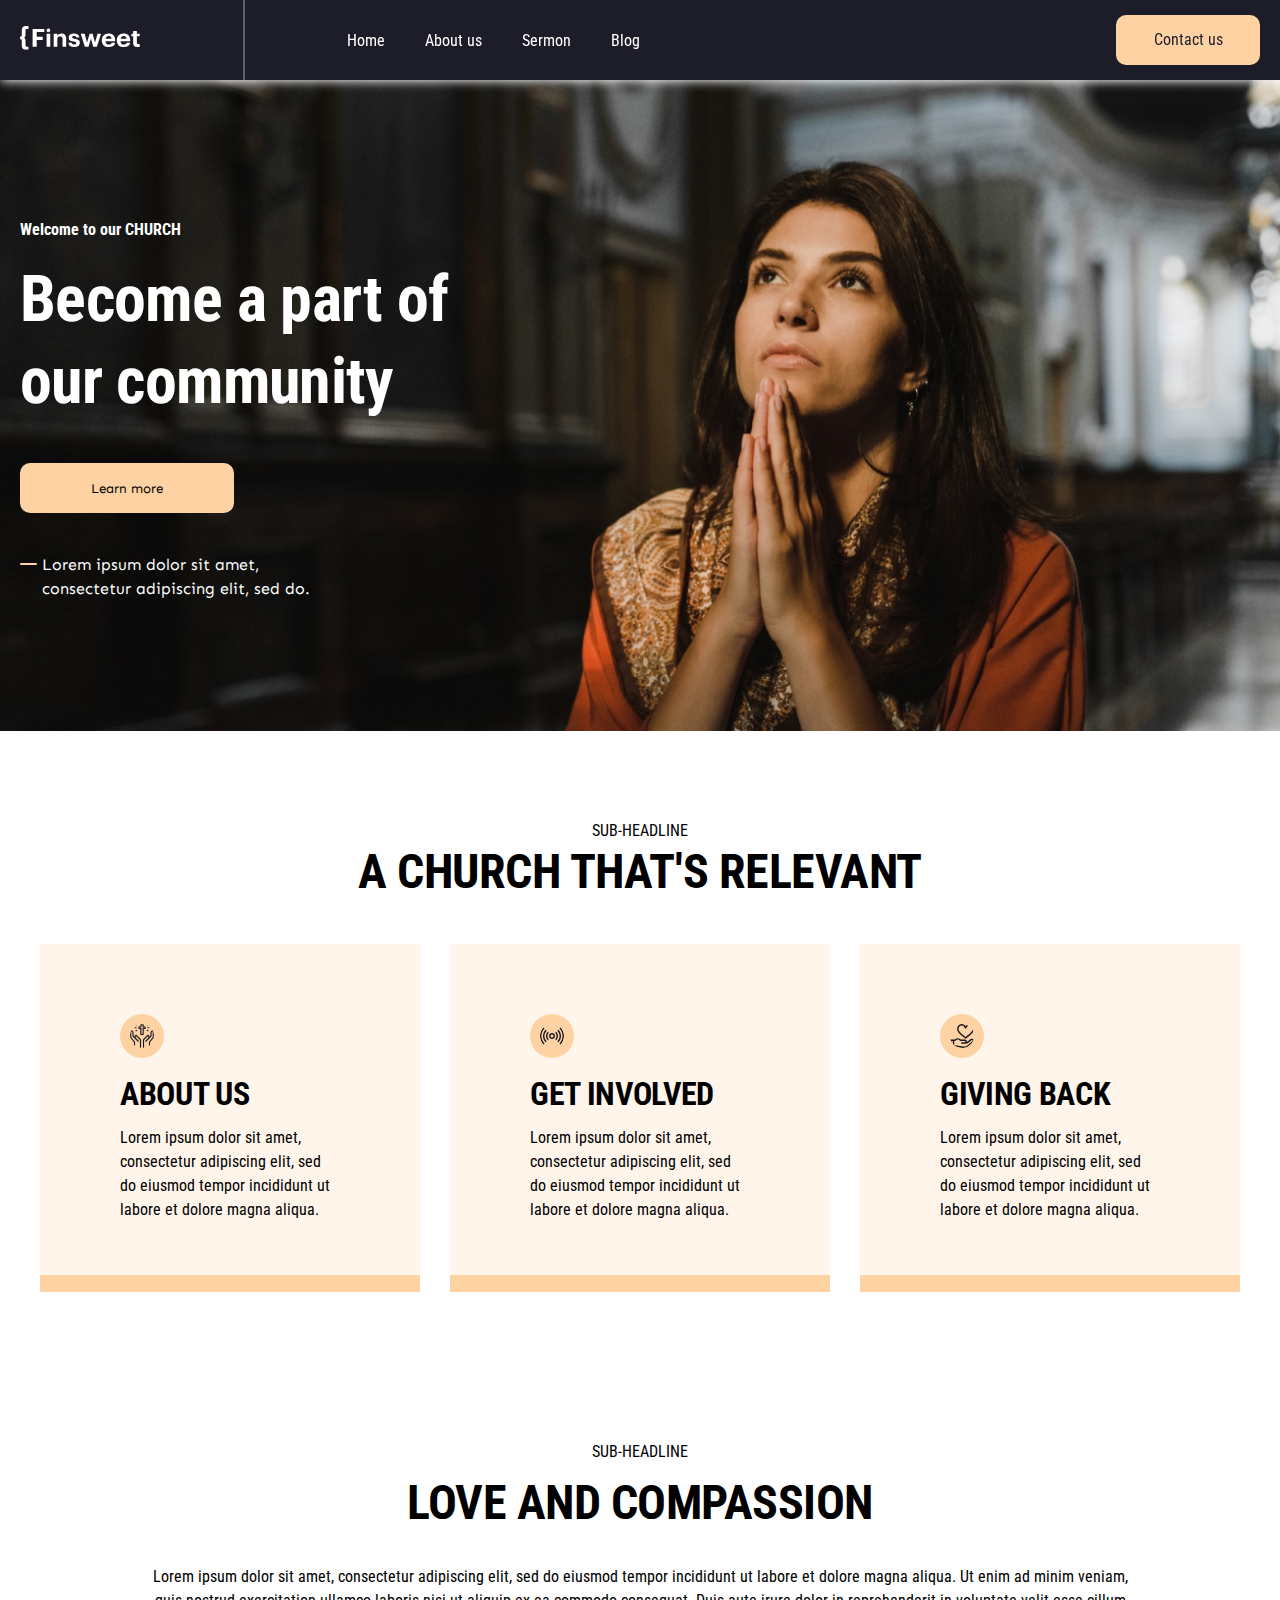
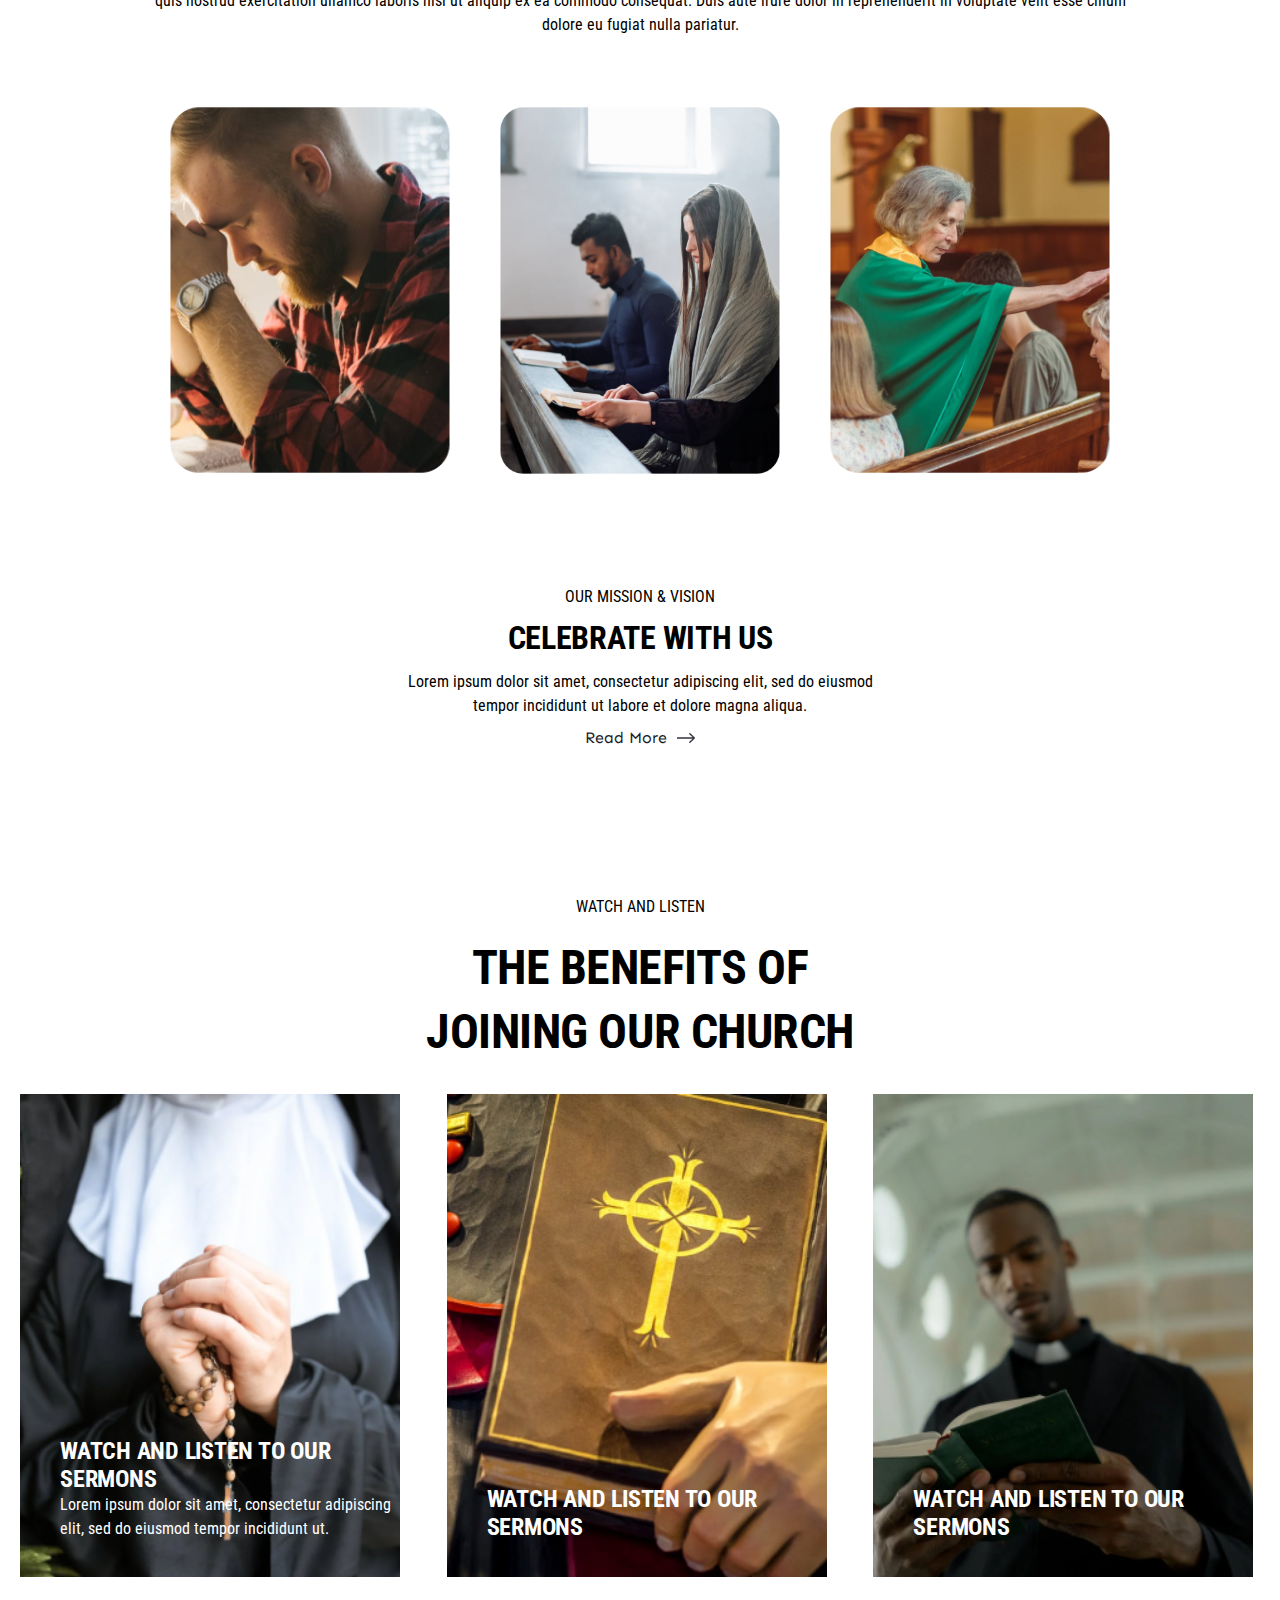
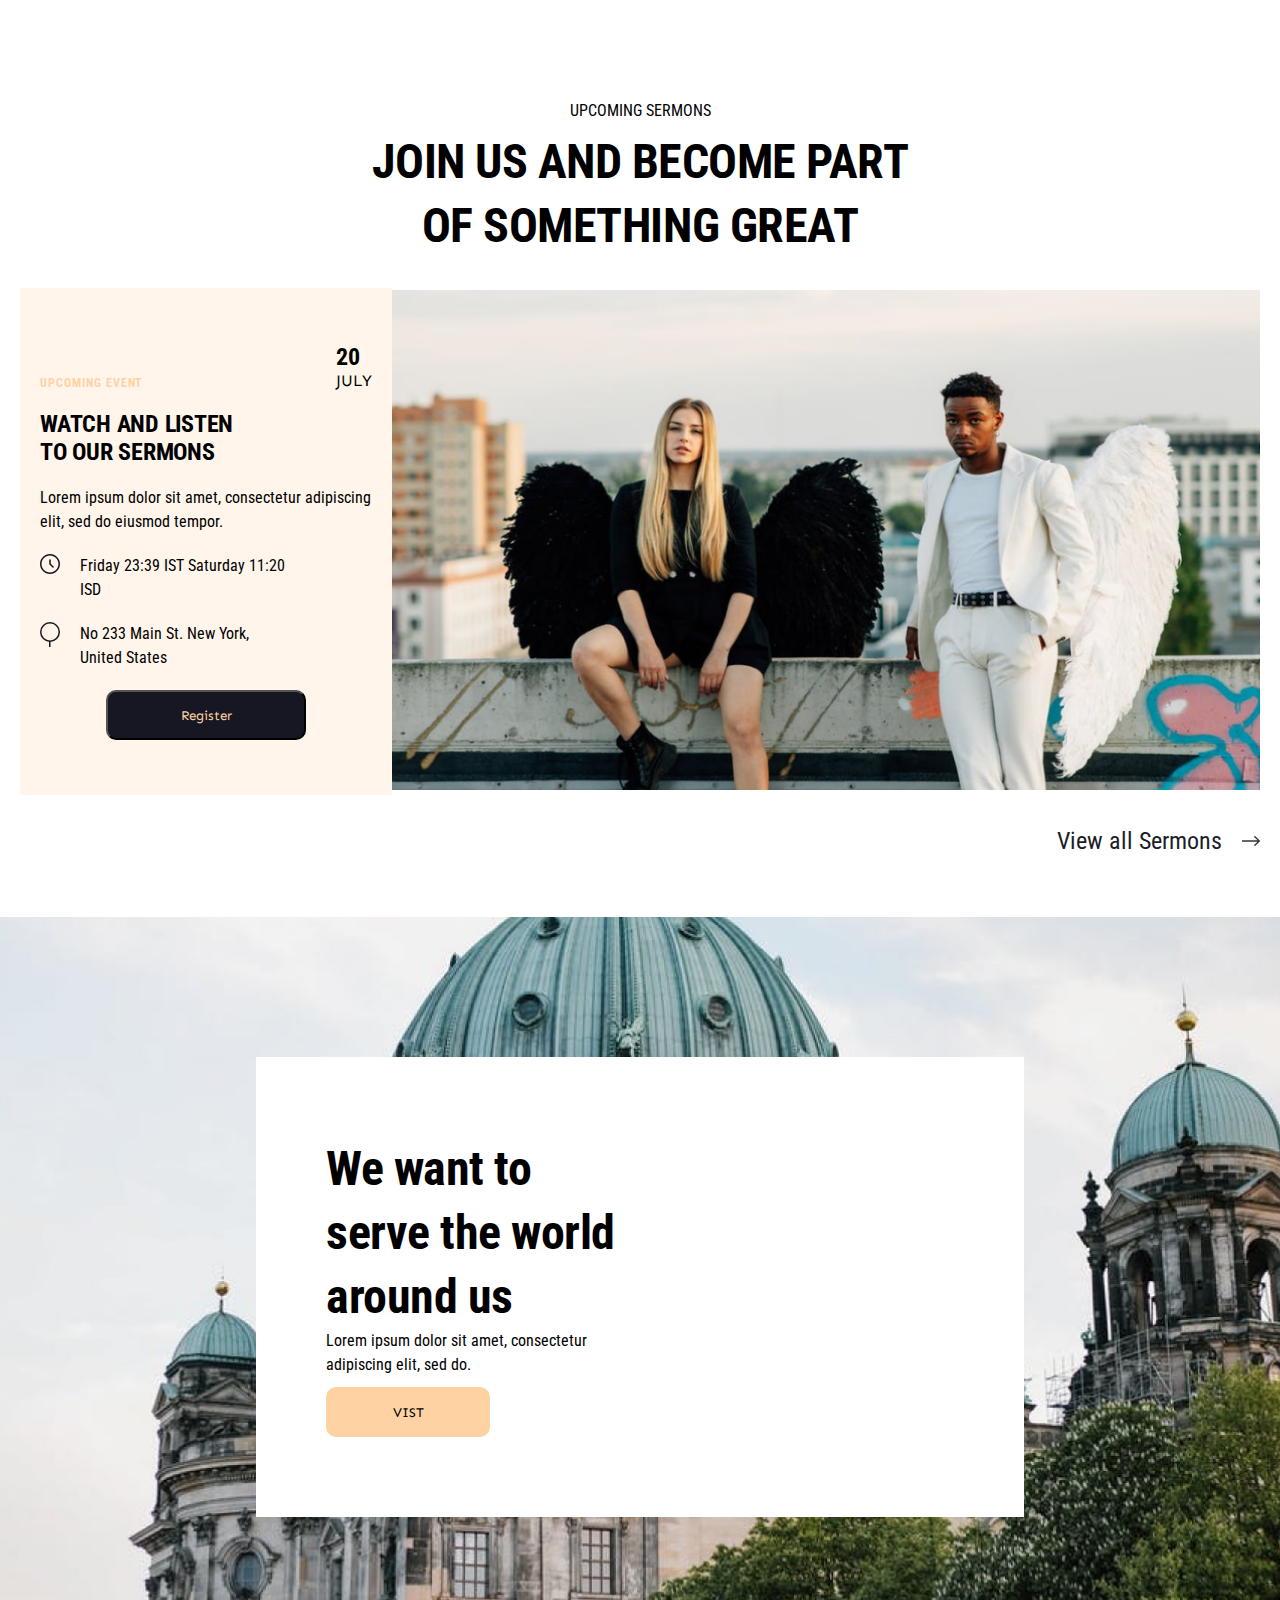
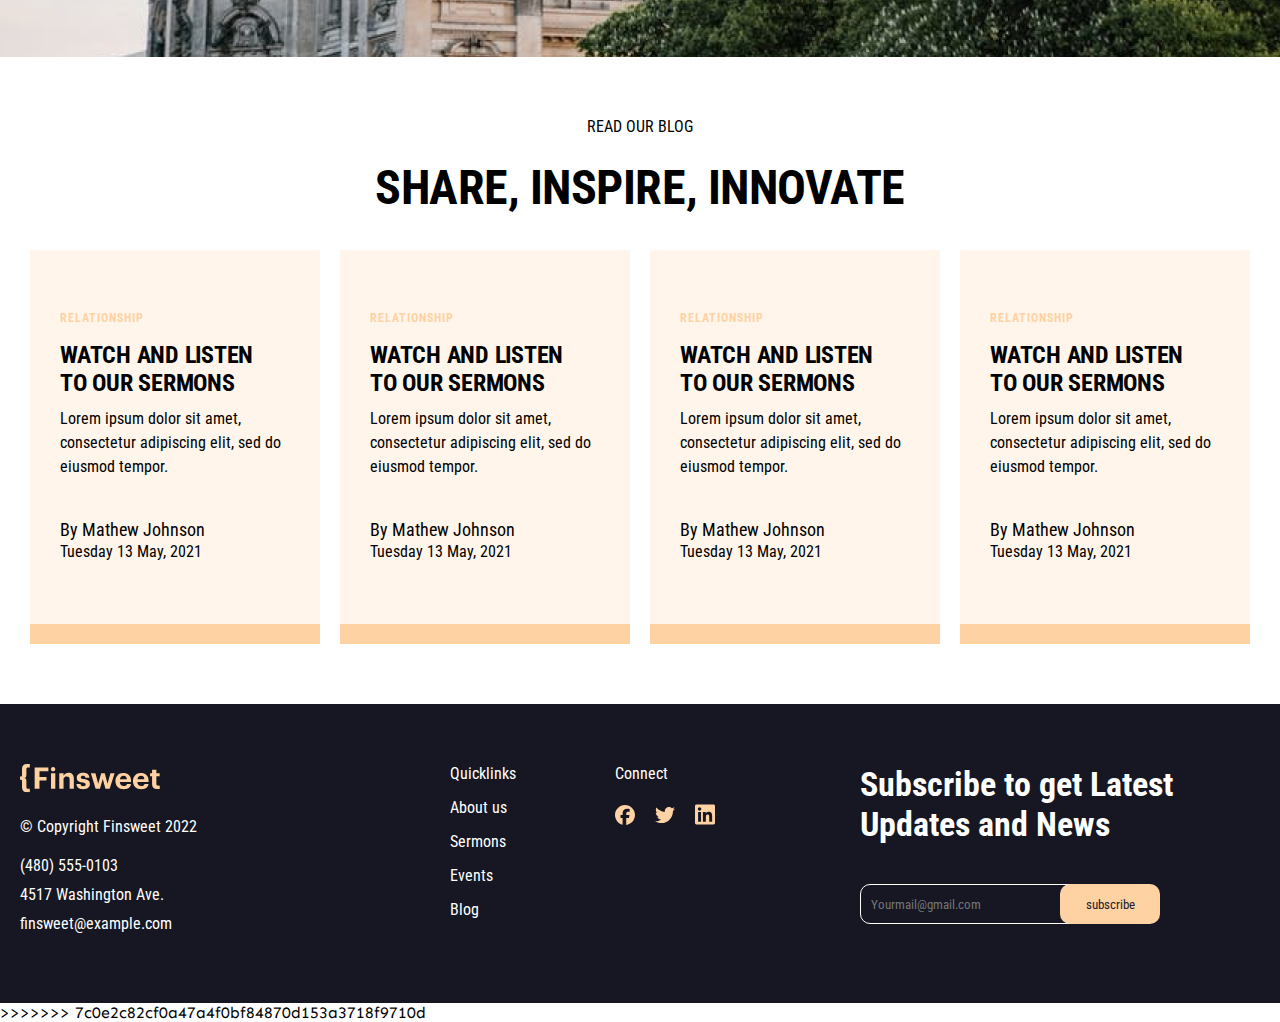
<file: index.html>
<!DOCTYPE html>
<html lang="en">
<head>
    <meta charset="UTF-8" />
    <meta name="viewport" content="width=device-width, initial-scale=1.0" />
    <title>Asilbek</title>
    <link rel="stylesheet" href="./css/home.min.css" />
</head>

<body>
    <div class="toggle__header">
        <img class="close__toggle" src="./assets/image/home-images/close.svg" alt="close svg" />
        <img src="./assets/image/home-images/headerlogo.svg" alt="logo" />
        <ul class="toggle__menu">
            <li>
                <a href="index.html">home</a>
            </li>
            <li>
                <a href="./pages/about.html">about us</a>
            </li>
            <li>
                <a href="./pages/sermons.html">sermon</a>
            </li>
            <li>
                <a href="./pages/blog.html">blog</a>
            </li>
            <li>
                <a href="./pages/contact.html">contact</a>
            </li>
        </ul>
    </div>
    <!------------------ Header Section--------------------->
    <header>
      <nav>
        <div class="container">
          <div class="navbar">
            <div class="navbar__left">
              <a href="index.html">
                <img
                src="./assets/image/home-images/headerlogo.svg"
                alt="logo svg"
              />
              </a>
              <button class="toggle">
                <img src="./assets/image/home-images/menu.svg" alt="" />
              </button>
              <span class="line__header"></span>
              <ul class="navbar__left--menu">
                <li>
                  <a href="./index.html">Home</a>
                </li>
                <li>
                  <a href="./pages/about.html">About us</a>
                </li>
                <li>
                  <a href="./pages/sermons.html">Sermon</a>
                </li>
                <li>
                  <a href="./pages/blog.html">Blog</a>
                </li>
              </ul>
            </div>
            <a  href="./pages/contact.html" class="navbar__right--btn">Contact us</a>
          </div>
        </div>
      </nav>
    </header>
    <!------------------ /Header Section--------------------->
    <main>
        <section id="hero" style="
          background: url(assets/image/home-images/home-woman-background.jpg);
          background-position: center;
          background-repeat: no-repeat;
          background-size: cover;
        ">
            <div class="container">
                <p class="hero__title">Welcome to our CHURCH</p>
                <h1 class="hero__subtitle">Become a part of our community</h1>
                <button class="hero__btn">Learn more</button>
                <div class="low__title">
                    <span class="line1"></span>
                    <p>
                        Lorem ipsum dolor sit amet, consectetur adipiscing elit, sed do.
                    </p>
                </div>
            </div>
        </section>
        <section id="relevant">
            <div class="container">
                <h3 class="relevant__subtitle">sub-headline</h3>
                <h1 class="relevant__title">a church that's relevant</h1>
                <div class="relevant__cards">
                    <div class="card">
                        <img src="./assets/image/home-images/relevant1.svg" alt="rel svg" />
                        <div class="card__info">
                            <h2 class="card__title">About us</h2>
                            <p class="card__subtitle">
                                Lorem ipsum dolor sit amet, consectetur adipiscing elit, sed
                                do eiusmod tempor incididunt ut labore et dolore magna aliqua.
                            </p>
                        </div>
                    </div>
                    <div class="card">
                        <img src="./assets/image/home-images/relevant2.svg" alt="rel svg" />
                        <div class="card__info">
                            <h2 class="card__title">Get involved</h2>
                            <p class="card__subtitle">
                                Lorem ipsum dolor sit amet, consectetur adipiscing elit, sed
                                do eiusmod tempor incididunt ut labore et dolore magna aliqua.
                            </p>
                        </div>
                    </div>
                    <div class="card">
                        <img src="./assets/image/home-images/relevant3.svg" alt="rel svg" />
                        <div class="card__info">
                            <h2 class="card__title">Giving back</h2>
                            <p class="card__subtitle">
                                Lorem ipsum dolor sit amet, consectetur adipiscing elit, sed
                                do eiusmod tempor incididunt ut labore et dolore magna aliqua.
                            </p>
                        </div>
                    </div>
                </div>
            </div>
        </section>
        <section id="compassion">
            <div class="container-1024">
                <h3 class="compassion__subtitle">SUB-HEADLINE</h3>
                <h1 class="compassion__title">love and compassion</h1>
                <p class="compassion__description">
                    Lorem ipsum dolor sit amet, consectetur adipiscing elit, sed do
                    eiusmod tempor incididunt ut labore et dolore magna aliqua. Ut enim
                    ad minim veniam, quis nostrud exercitation ullamco laboris nisi ut
                    aliquip ex ea commodo consequat. Duis aute irure dolor in
                    reprehenderit in voluptate velit esse cillum dolore eu fugiat nulla
                    pariatur.
                </p>
                <div class="compassion__cards">
                    <div class="card">
                        <button class="compassion__btn">Read more</button>
                        <img src="./assets/image/home-images/compassion1.png" alt="png" />
                    </div>
                    <div class="card">
                        <button class="compassion__btn">Read more</button>
                        <img src="./assets/image/home-images/compassion2.png" alt="png" />
                    </div>
                    <div class="card">
                        <button class="compassion__btn">Read more</button>
                        <img src="./assets/image/home-images/compassion3.png" alt="png" />
                    </div>
                </div>
                <div class="compassion__infos">
                    <h3 class="info__subtitle">our mission & vision</h3>
                    <h1 class="info__title">celebrate WITH US</h1>
                    <p class="info__text">
                        Lorem ipsum dolor sit amet, consectetur adipiscing elit, sed do
                        eiusmod tempor incididunt ut labore et dolore magna aliqua.
                    </p>
                    <a href="#">
                        <span>read more</span>
                        <img src="./assets/image/home-images/right-black-arrow.svg" alt="arrow" />
                    </a>
                </div>
            </div>
        </section>
        <section id="benefit">
            <div class="container">
                <h3 class="benefit__subtitle">Watch and listen</h3>
                <h1 class="benefit__title">THE benefits of joining our church</h1>
                <div class="benefit__cards">
                    <div class="card">
                        <img src="./assets/image/home-images/charch1.png" alt="church" />
                        <div class="overlay__text">
                            <h2>WATCH AND LISTEN TO OUR SERMONS</h2>
                            <p>
                                Lorem ipsum dolor sit amet, consectetur adipiscing elit, sed
                                do eiusmod tempor incididunt ut.
                            </p>
                        </div>
                    </div>
                    <div class="card">
                        <img src="./assets/image/home-images/charch2.png" alt="church" />
                        <div class="overlay__text">
                            <h2>WATCH AND LISTEN TO OUR SERMONS</h2>
                        </div>
                    </div>
                    <div class="card">
                        <img src="./assets/image/home-images/charch3.png" alt="church" />
                        <div class="overlay__text">
                            <h2>WATCH AND LISTEN TO OUR SERMONS</h2>
                        </div>
                    </div>
                </div>
            </div>
        </section>
        <section id="upcoming">
            <div class="container">
                <h3 class="upcoming__subtitle">Upcoming SERMONS</h3>
                <h1 class="upcoming__title">
                    join us and become part of something great
                </h1>
                <div class="upcoming__card">
                    <div class="card__infos">
                        <div class="info__subtitle">
                            <h3 class="subtitle">Upcoming Event</h3>
                            <h1>
                                <span class="number">20</span><span class="text">JULY</span>
                            </h1>
                        </div>
                        <h1 class="info__title">WATCH AND LISTEN TO OUR SERMONS</h1>
                        <p class="info__description">
                            Lorem ipsum dolor sit amet, consectetur adipiscing elit, sed do
                            eiusmod tempor.
                        </p>
                        <div class="card__clock">
                            <img src="./assets/image/home-images/Clock icon.svg" alt="svg" />
                            <p class="clock__title">Friday 23:39 IST Saturday 11:20 ISD</p>
                        </div>
                        <div class="card__clock">
                            <img src="./assets/image/sermon-images/circle.svg" alt="svg" />
                            <p class="clock__title">
                                No 233 Main St. New York, United States
                            </p>
                        </div>
                        <button class="register__btn">Register</button>
                    </div>
                    <div class="card__img">
                        <img src="./assets/image/home-images/register.png" alt="" />
                    </div>
                </div>
                <a href="./pages/sermons.html" class="more__info">
                    <p>View all Sermons</p>
                    <img src="./assets/image/home-images/right-black-arrow.svg" alt="" />
                </a>
            </div>
        </section>
        <section id="serve" style="
          background: url(./assets/image/home-images/church-background.png);
          background-repeat: no-repeat;
          background-position: center;
          background-size: cover;
        ">
            <div class="container-768 serve__container">
                <h1 class="serve__title">We want to serve the world around us</h1>
                <p class="serve__subtitle">
                    Lorem ipsum dolor sit amet, consectetur adipiscing elit, sed do.
                </p>
                <button class="serve__btn">VIST</button>
            </div>
        </section>
        <section id="blog">
            <div class="container">
                <h3 class="blog__subtitle">Read our Blog</h3>
                <h1 class="blog__title">SHARE, INSPIRE, INNOVATE</h1>
                <div class="blog__cards">
                    <div class="card">
                        <h4 class="card__subtitle">Relationship</h4>
                        <h1 class="card__title">WATCH AND LISTEN TO OUR SERMONS</h1>
                        <p class="card__description">
                            Lorem ipsum dolor sit amet, consectetur adipiscing elit, sed do
                            eiusmod tempor.
                        </p>
                        <div class="card__date">
                            <p class="date__name">By Mathew Johnson</p>
                            <p class="date__time">Tuesday 13 May, 2021</p>
                        </div>
                    </div>
                    <div class="card">
                        <h4 class="card__subtitle">Relationship</h4>
                        <h1 class="card__title">WATCH AND LISTEN TO OUR SERMONS</h1>
                        <p class="card__description">
                            Lorem ipsum dolor sit amet, consectetur adipiscing elit, sed do
                            eiusmod tempor.
                        </p>
                        <div class="card__date">
                            <p class="date__name">By Mathew Johnson</p>
                            <p class="date__time">Tuesday 13 May, 2021</p>
                        </div>
                    </div>
                    <div class="card">
                        <h4 class="card__subtitle">Relationship</h4>
                        <h1 class="card__title">WATCH AND LISTEN TO OUR SERMONS</h1>
                        <p class="card__description">
                            Lorem ipsum dolor sit amet, consectetur adipiscing elit, sed do
                            eiusmod tempor.
                        </p>
                        <div class="card__date">
                            <p class="date__name">By Mathew Johnson</p>
                            <p class="date__time">Tuesday 13 May, 2021</p>
                        </div>
                    </div>
                    <div class="card">
                        <h4 class="card__subtitle">Relationship</h4>
                        <h1 class="card__title">WATCH AND LISTEN TO OUR SERMONS</h1>
                        <p class="card__description">
                            Lorem ipsum dolor sit amet, consectetur adipiscing elit, sed do
                            eiusmod tempor.
                        </p>
                        <div class="card__date">
                            <p class="date__name">By Mathew Johnson</p>
                            <p class="date__time">Tuesday 13 May, 2021</p>
                        </div>
                    </div>
                </div>
            </div>
        </section>
    </main>
    <!------------------ Footer Section--------------------->
    <footer>
        <div class="container footer__container">
            <div class="footer__left">
                <div class="footer__left__col1">
                    <img src="./assets/image/home-images/footer.logo.svg" alt="footer logo" />
                    <p class="left--title">© Copyright Finsweet 2022</p>
                    <ul class="left--infos">
                        <li>
                            <p>(480) 555-0103</p>
                        </li>
                        <li>
                            <p>4517 Washington Ave.</p>
                        </li>
                        <li>
                            <p>finsweet@example.com</p>
                        </li>
                    </ul>
                </div>
                <div class="footer__left__col2">
                    <p class="footer__left__right--title">Quicklinks</p>
                    <ul>
                        <li>
                            <a href="./pages/about.html">About us</a>
                        </li>
                        <li>
                            <a href="./pages/sermons.html">Sermons</a>
                        </li>
                        <li>
                            <a href="./pages/about.html">Events</a>
                        </li>
                        <li>
                            <a href="./pages/blog.html">Blog</a>
                        </li>
                    </ul>
                </div>
            </div>
            <div class="footer__right">
                <div class="footer__right__medias">
                    <p class="media__title">Connect</p>
                    <div class="media">
                        <a href="https//asilbekxoliyorov.com">
                            <img src="./assets/image/home-images/facebook.svg" alt="" />
                        </a>
                        <a href="https//asilbekxoliyorov.com">
                            <img src="./assets/image/home-images/twitter.svg" alt="" />
                        </a>
                        <a href="https//asilbekxoliyorov.com">
                            <img src="./assets/image/home-images/linkedin.svg" alt="" />
                        </a>
                    </div>
                </div>
                <div class="footer__right__infos">
                    <h1 class="right__title">
                        Subscribe to get Latest Updates and News
                    </h1>
                    <div class="right__input">
                        <input placeholder="Yourmail@gmail.com" type="email" />
                        <button class="input__btn">subscribe</button>
                    </div>
                </div>
            </div>
        </div>
    </footer>
    <!------------------ /Footer Section--------------------->
    <script src="./js/main.js"></script>
</body>

</html>
>>>>>>> 7c0e2c82cf0a47a4f0bf84870d153a3718f9710d
</file>
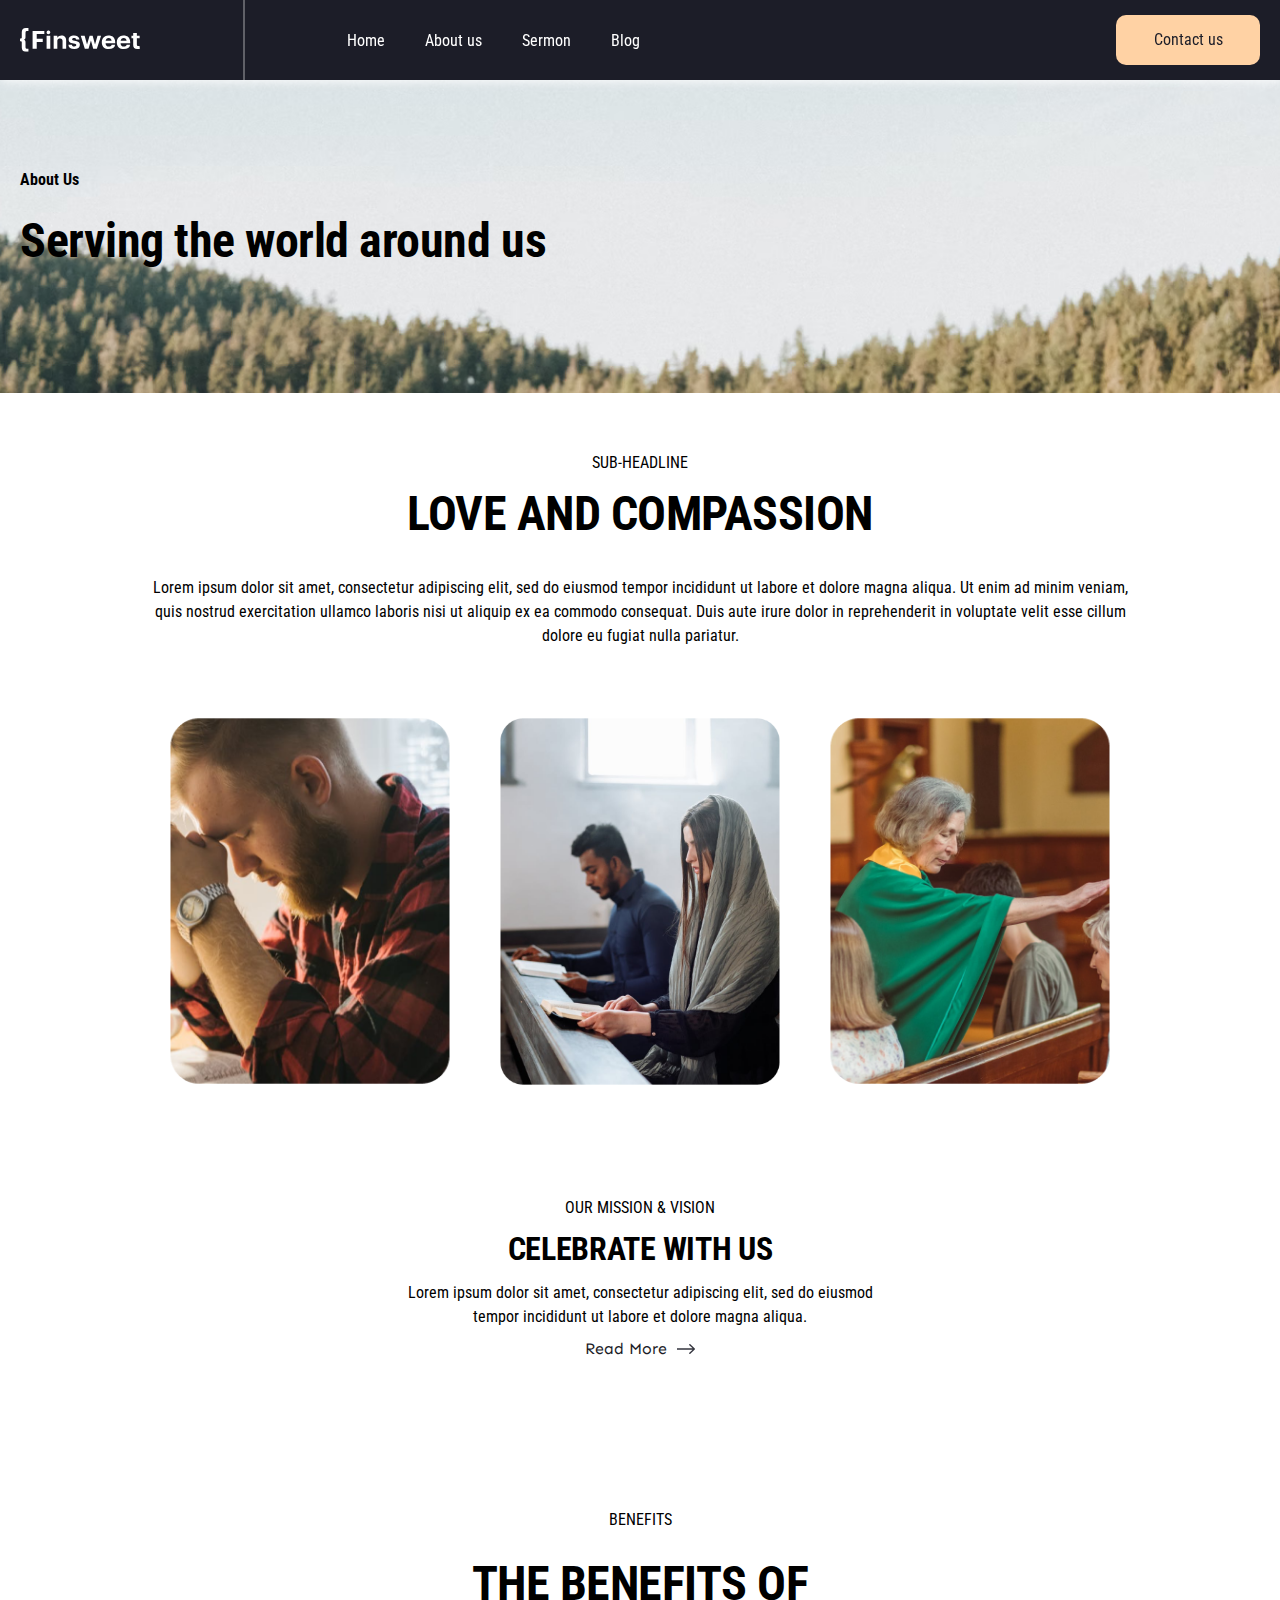
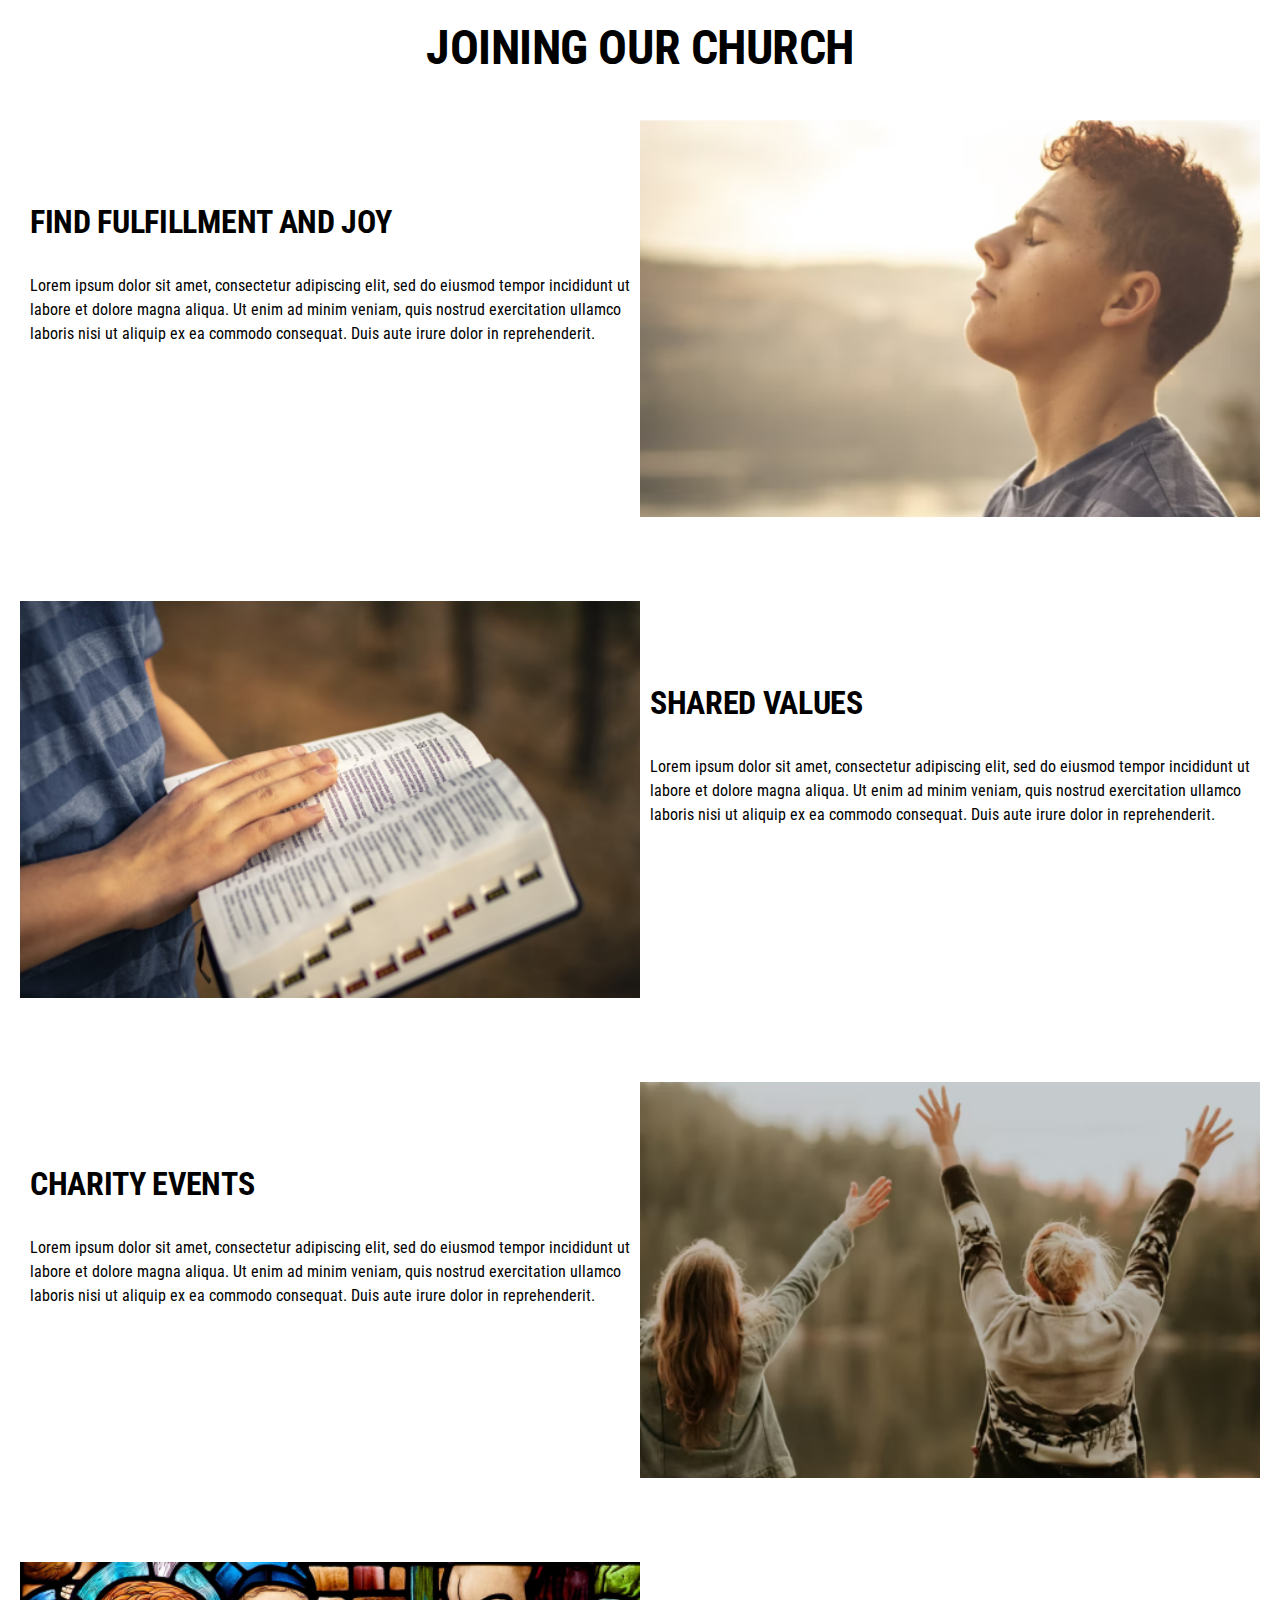
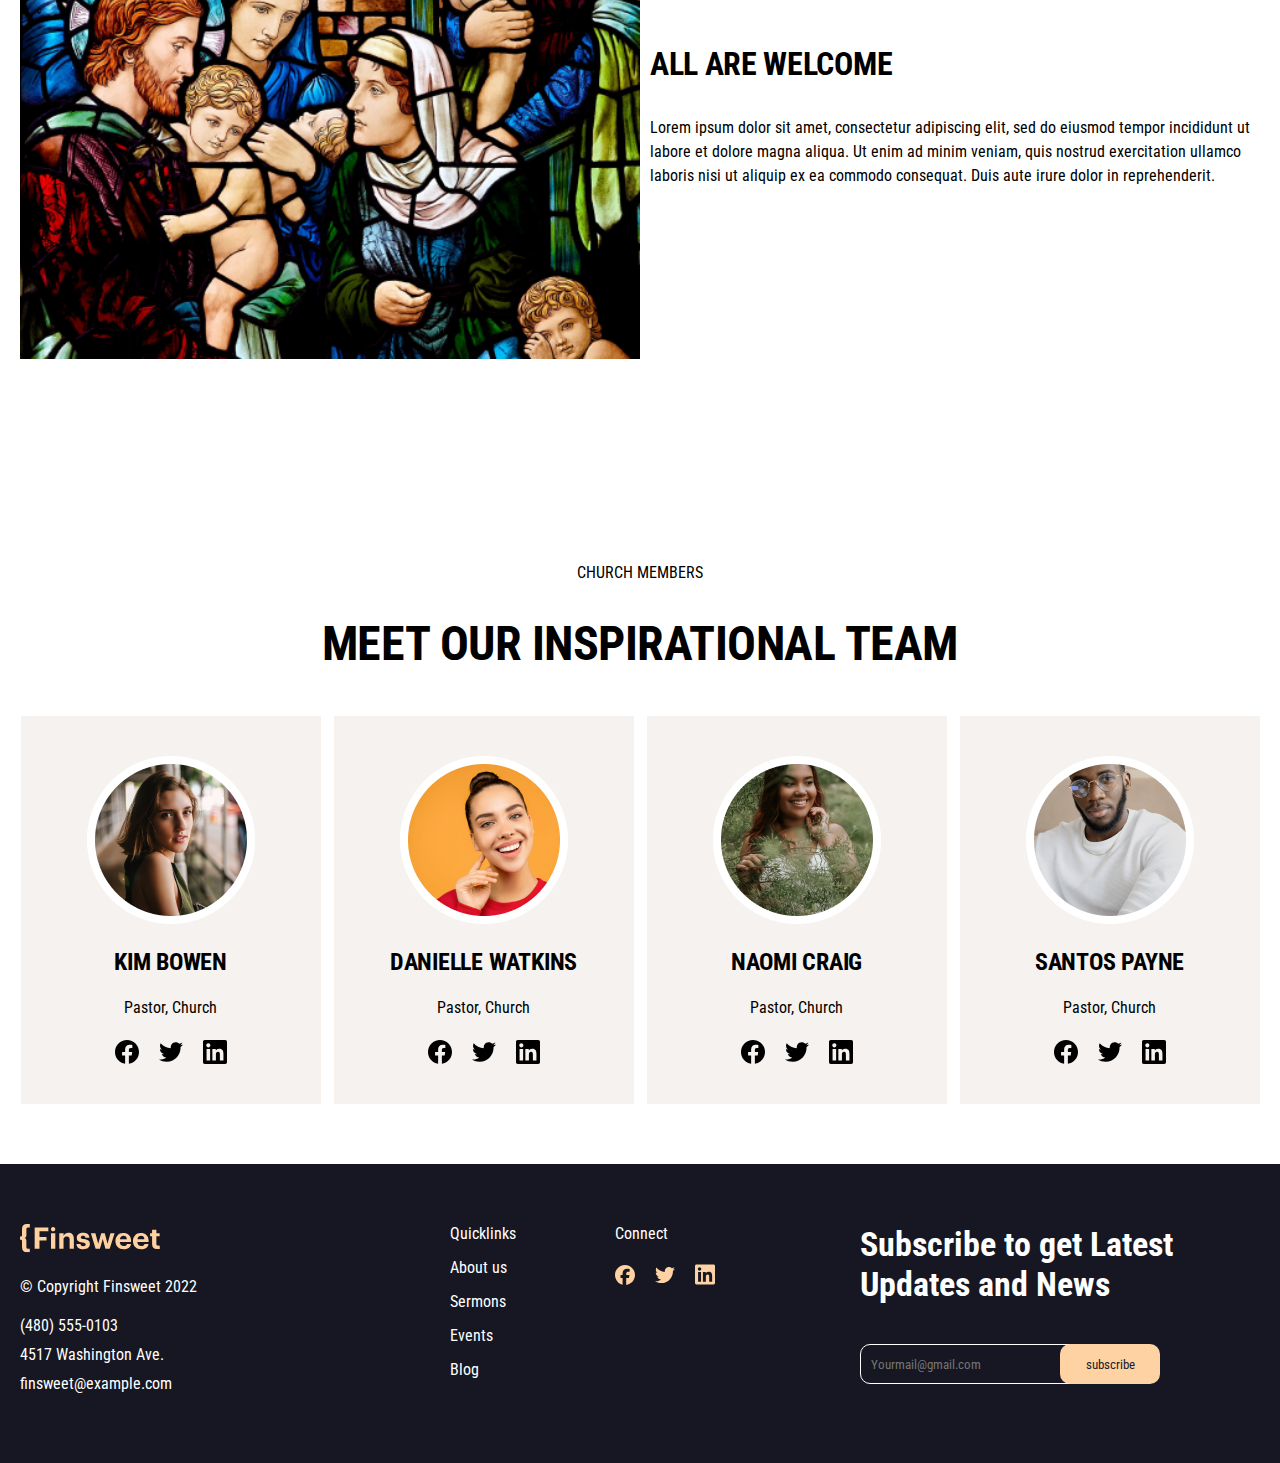
<file: pages/about.html>
<!DOCTYPE html>
<html lang="en">
  <head>
    <meta charset="UTF-8" />
    <meta name="viewport" content="width=device-width, initial-scale=1.0" />
    <title>Asilbek</title>
    <link rel="stylesheet" href="../css/about.min.css" />
  </head>
  <body>
    <div class="toggle__header">
      <img
        class="close__toggle"
        src="../assets/image/home-images/close.svg"
        alt="close svg"
      />
      <img src="../assets/image/home-images/headerlogo.svg" alt="logo" />
      <ul class="toggle__menu">
        <li>
          <a href="../index.html">home</a>
        </li>
        <li>
          <a href="./about.html">about us</a>
        </li>
        <li>
          <a href="./sermon.html">sermon</a>
        </li>
        <li>
          <a href="./blog.html">blog</a>
        </li>
        <li>
          <a href="./contact">contact</a>
        </li>
      </ul>
    </div>
    <!------------------ Header Section--------------------->
    <header>
      <nav>
        <div class="container">
          <div class="navbar">
            <div class="navbar__left">
              <img
                src="../assets/image/home-images/headerlogo.svg"
                alt="logo svg"
              />
              <button class="toggle">
                <img src="../assets/image/home-images/menu.svg" alt="" />
              </button>
              <span class="line__header"></span>
              <ul class="navbar__left--menu">
                <li>
                  <a href="../index.html">Home</a>
                </li>
                <li>
                  <a href="../pages/about.html">About us</a>
                </li>
                <li>
                  <a href="../pages/sermon.html">Sermon</a>
                </li>
                <li>
                  <a href="../pages/blog.html">Blog</a>
                </li>
              </ul>
            </div>
            <a href="../pages/contact.html" class="navbar__right--btn"
              >Contact us</a
            >
          </div>
        </div>
      </nav>
    </header>
    <!------------------ /Header Section--------------------->
    <!------------------ Main--------------------->
    <main>
      <section
        id="hero"
        style="
          background: url(../assets/image/about-images/about-nature-background.png);
          background-position: center;
          background-repeat: no-repeat;
          background-size: cover;
        "
      >
        <div class="container">
          <h4 class="hero__subtitle">About Us</h4>
          <h1 class="hero__title">Serving the world around us</h1>
        </div>
      </section>
      <section id="compassion">
        <div class="container-1024">
          <h3 class="compassion__subtitle">SUB-HEADLINE</h3>
          <h1 class="compassion__title">love and compassion</h1>
          <p class="compassion__description">
            Lorem ipsum dolor sit amet, consectetur adipiscing elit, sed do
            eiusmod tempor incididunt ut labore et dolore magna aliqua. Ut enim
            ad minim veniam, quis nostrud exercitation ullamco laboris nisi ut
            aliquip ex ea commodo consequat. Duis aute irure dolor in
            reprehenderit in voluptate velit esse cillum dolore eu fugiat nulla
            pariatur.
          </p>
          <div class="compassion__cards">
            <div class="card">
              <button class="compassion__btn">Read more</button>
              <img
                src="../assets/image/home-images/compassion1.png"
                alt="png"
              />
            </div>
            <div class="card">
              <button class="compassion__btn">Read more</button>
              <img
                src="../assets/image/home-images/compassion2.png"
                alt="png"
              />
            </div>
            <div class="card">
              <button class="compassion__btn">Read more</button>
              <img
                src="../assets/image/home-images/compassion3.png"
                alt="png"
              />
            </div>
          </div>
          <div class="compassion__infos">
            <h3 class="info__subtitle">our mission & vision</h3>
            <h1 class="info__title">celebrate WITH US</h1>
            <p class="info__text">
              Lorem ipsum dolor sit amet, consectetur adipiscing elit, sed do
              eiusmod tempor incididunt ut labore et dolore magna aliqua.
            </p>
            <a href="#">
              <span>read more</span>
              <img
                src="../assets/image/home-images/right-black-arrow.svg"
                alt="arrow"
              />
            </a>
          </div>
        </div>
      </section>
      <section id="benefit">
        <div class="container">
          <h4 class="benefit__subtitle">BENEFITS</h4>
          <h1 class="benefit__title">THE benefits of joining our church</h1>
          <div class="benefit__cards">
            <div class="card__info">
              <h1 class="card__title">find fulfillment and joy</h1>
              <p class="card__subtitle">
                Lorem ipsum dolor sit amet, consectetur adipiscing elit, sed do
                eiusmod tempor incididunt ut labore et dolore magna aliqua. Ut
                enim ad minim veniam, quis nostrud exercitation ullamco laboris
                nisi ut aliquip ex ea commodo consequat. Duis aute irure dolor
                in reprehenderit.
              </p>
            </div>
            <div class="card__img">
              <img src="../assets/image/about-images/benefit1.png" alt="png">
            </div>
          </div>
          <div class="benefit__cards">
            <div class="card__img">
              <img src="../assets/image/about-images/benefit2.png" alt="png">
            </div>
            <div class="card__info">
              <h1 class="card__title">shared values</h1>
              <p class="card__subtitle">
                Lorem ipsum dolor sit amet, consectetur adipiscing elit, sed do
                eiusmod tempor incididunt ut labore et dolore magna aliqua. Ut
                enim ad minim veniam, quis nostrud exercitation ullamco laboris
                nisi ut aliquip ex ea commodo consequat. Duis aute irure dolor
                in reprehenderit.
              </p>
            </div>  
          </div>
          <div class="benefit__cards">
            <div class="card__info">
              <h1 class="card__title">charity events</h1>
              <p class="card__subtitle">
                Lorem ipsum dolor sit amet, consectetur adipiscing elit, sed do
                eiusmod tempor incididunt ut labore et dolore magna aliqua. Ut
                enim ad minim veniam, quis nostrud exercitation ullamco laboris
                nisi ut aliquip ex ea commodo consequat. Duis aute irure dolor
                in reprehenderit.
              </p>
            </div>
            <div class="card__img">
              <img src="../assets/image/about-images/benefit3.png" alt="png">
            </div>
          </div>
          <div class="benefit__cards">
            <div class="card__img">
              <img src="../assets/image/about-images/benefit4.png" alt="png">
            </div>
            <div class="card__info">
              <h1 class="card__title">All are welcome</h1>
              <p class="card__subtitle">
                Lorem ipsum dolor sit amet, consectetur adipiscing elit, sed do
                eiusmod tempor incididunt ut labore et dolore magna aliqua. Ut
                enim ad minim veniam, quis nostrud exercitation ullamco laboris
                nisi ut aliquip ex ea commodo consequat. Duis aute irure dolor
                in reprehenderit.
              </p>
            </div>           
          </div>
        </div>
      </section>
      <section id="team">
        <div class="container">
          <h3 class="team__subtitle">church members</h3>
          <h1 class="team__title">meet our Inspirational team</h1>
          <div class="team__cards">
            <div class="card">
              <img src="../assets/image/about-images/team1.png" alt="team png">
              <h2 class="card__title">Kim Bowen</h2>
              <p class="card__subtitle">Pastor, Church</p>
              <div class="card__medias">
                <img src="../assets/image/home-images/footer.facebook.svg" alt="f-svg">
                <img src="../assets/image/home-images/footer.twitter.svg" alt="f-svg">
                <img src="../assets/image/home-images/footer.in.svg" alt="f-svg">
              </div>
            </div>
            <div class="card">
              <img src="../assets/image/about-images/team2.png" alt="team png">
              <h2 class="card__title">Danielle Watkins</h2>
              <p class="card__subtitle">Pastor, Church</p>
              <div class="card__medias">
                <img src="../assets/image/home-images/footer.facebook.svg" alt="f-svg">
                <img src="../assets/image/home-images/footer.twitter.svg" alt="f-svg">
                <img src="../assets/image/home-images/footer.in.svg" alt="f-svg">
              </div>
            </div>
            <div class="card">
              <img src="../assets/image/about-images/team3.png" alt="team png">
              <h2 class="card__title">Naomi Craig</h2>
              <p class="card__subtitle">Pastor, Church</p>
              <div class="card__medias">
                <img src="../assets/image/home-images/footer.facebook.svg" alt="f-svg">
                <img src="../assets/image/home-images/footer.twitter.svg" alt="f-svg">
                <img src="../assets/image/home-images/footer.in.svg" alt="f-svg">
              </div>
            </div>
            <div class="card">
              <img src="../assets/image/about-images/team4.png" alt="team png">
              <h2 class="card__title">Santos Payne</h2>
              <p class="card__subtitle">Pastor, Church</p>
              <div class="card__medias">
                <img src="../assets/image/home-images/footer.facebook.svg" alt="f-svg">
                <img src="../assets/image/home-images/footer.twitter.svg" alt="f-svg">
                <img src="../assets/image/home-images/footer.in.svg" alt="f-svg">
              </div>
            </div>
          </div>
        </div>
      </section>
    </main>
    <!------------------ /Main--------------------->
    <!------------------ Footer Section--------------------->
    <footer>
      <div class="container footer__container">
        <div class="footer__left">
          <div class="footer__left__col1">
            <img
              src="../assets/image/home-images/footer.logo.svg"
              alt="footer logo"
            />
            <p class="left--title">© Copyright Finsweet 2022</p>
            <ul class="left--infos">
              <li>
                <p>(480) 555-0103</p>
              </li>
              <li>
                <p>4517 Washington Ave.</p>
              </li>
              <li>
                <p>finsweet@example.com</p>
              </li>
            </ul>
          </div>
          <div class="footer__left__col2">
            <p class="footer__left__right--title">Quicklinks</p>
            <ul>
              <li>
                <a href="../pages/about.html">About us</a>
              </li>
              <li>
                <a href="../pages/sermons.html">Sermons</a>
              </li>
              <li>
                <a href="../pages/about.html">Events</a>
              </li>
              <li>
                <a href="../pages/blog.html">Blog</a>
              </li>
            </ul>
          </div>
        </div>
        <div class="footer__right">
          <div class="footer__right__medias">
            <p class="media__title">Connect</p>
            <div class="media">
              <a href="https//asilbekxoliyorov.com">
                <img src="../assets/image/home-images/facebook.svg" alt="" />
              </a>
              <a href="https//asilbekxoliyorov.com">
                <img src="../assets/image/home-images/twitter.svg" alt="" />
              </a>
              <a href="https//asilbekxoliyorov.com">
                <img src="../assets/image/home-images/linkedin.svg" alt="" />
              </a>
            </div>
          </div>
          <div class="footer__right__infos">
            <h1 class="right__title">
              Subscribe to get Latest Updates and News
            </h1>
            <div class="right__input">
              <input placeholder="Yourmail@gmail.com" type="email" />
              <button class="input__btn">subscribe</button>
            </div>
          </div>
        </div>
      </div>
    </footer>
    <!------------------ /Footer Section--------------------->
    <script src="../js/main.js"></script>
  </body>
</html>
</file>
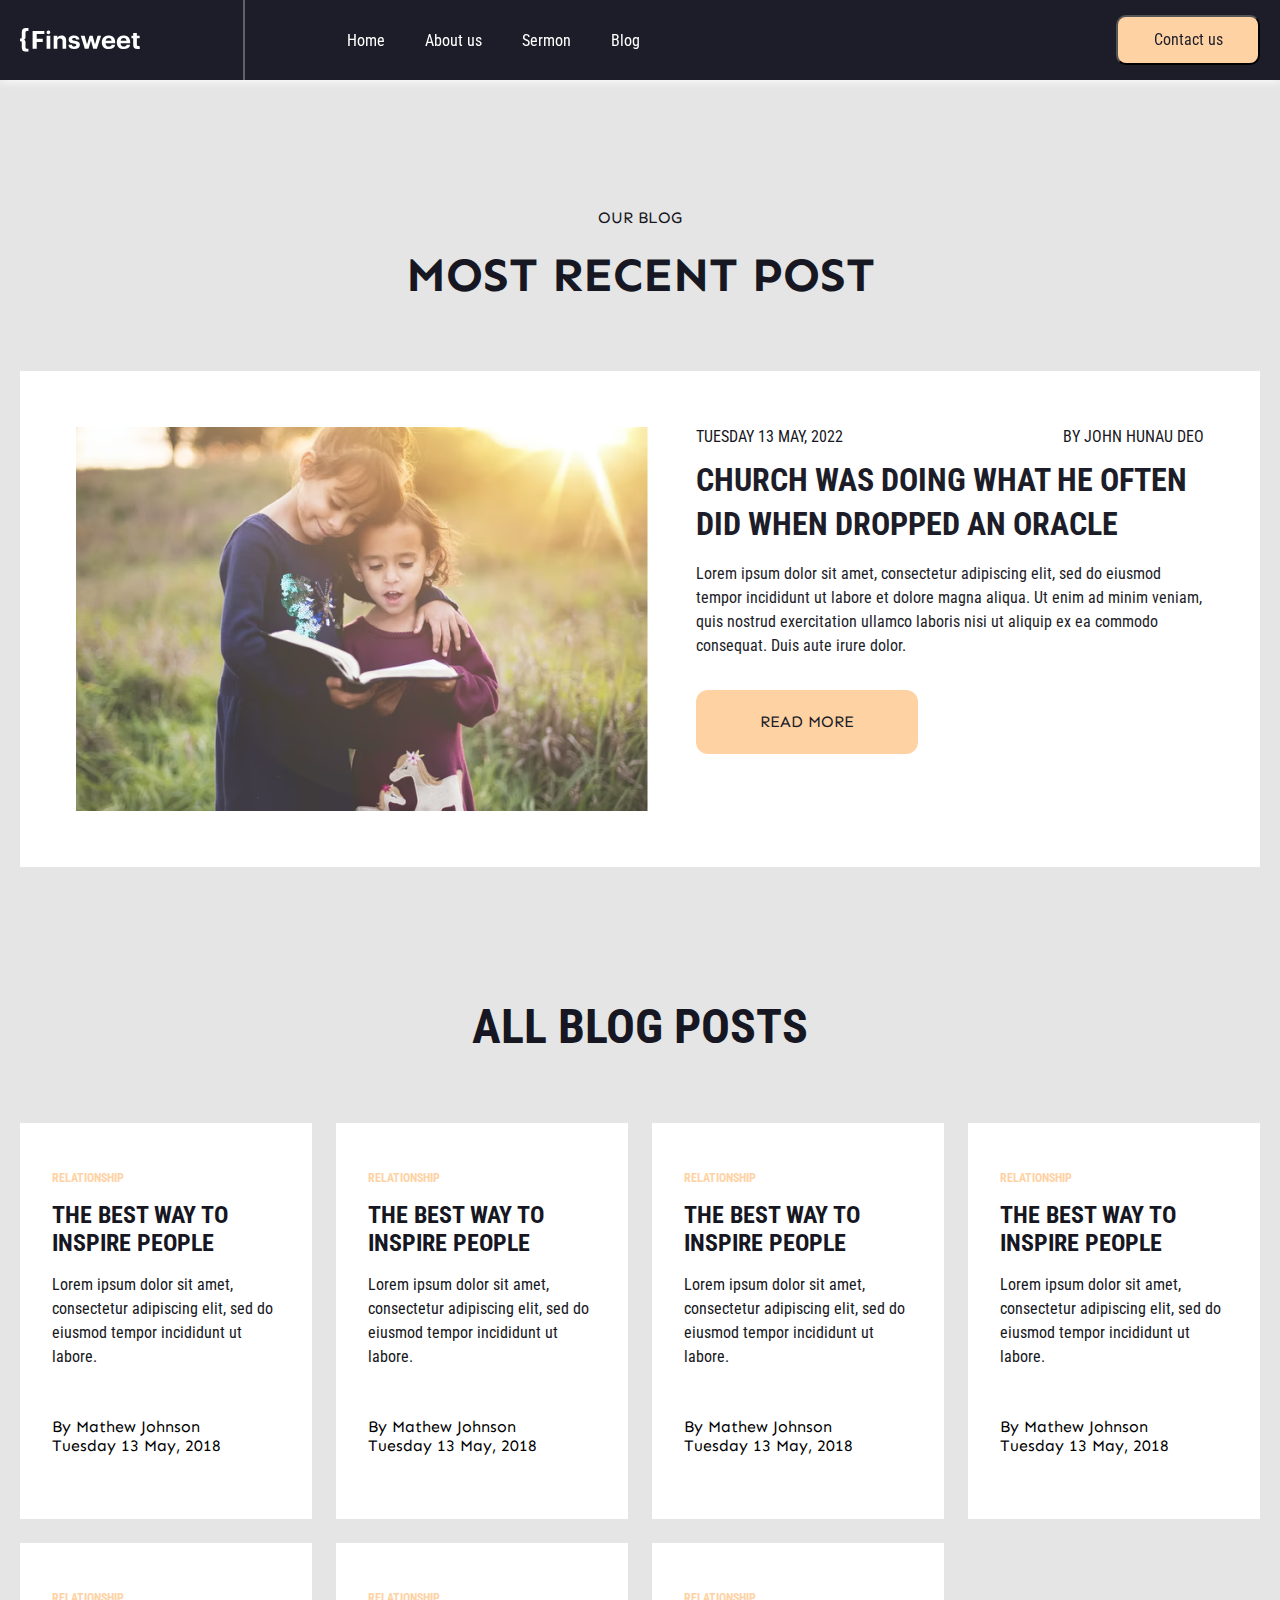
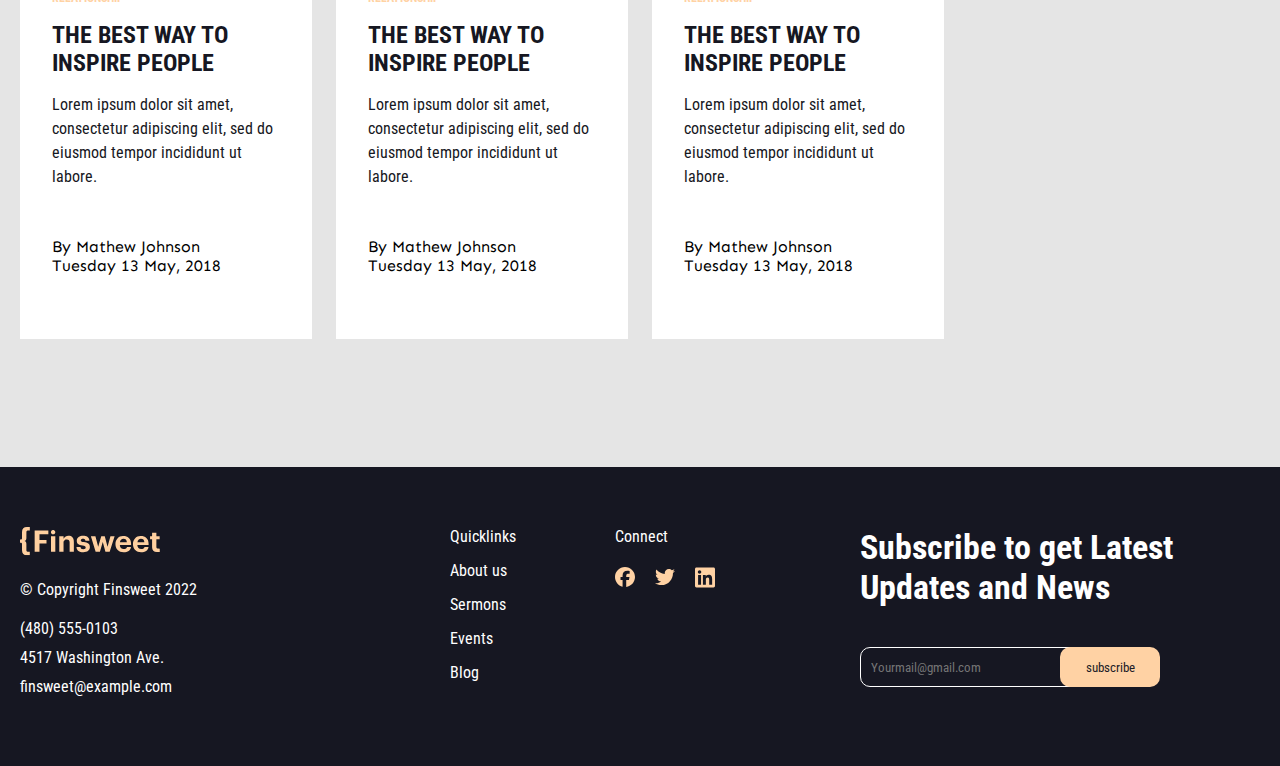
<file: pages/blog.html>
<!DOCTYPE html>
<html lang="en">

<head>
    <meta charset="UTF-8">
    <meta name="viewport" content="width=device-width, initial-scale=1.0">
    <title>Anvar</title>
    <link rel="stylesheet" href="../css/blog.min.css">
</head>

<body>
    <div class="toggle__header">
        <img class="close__toggle" src="../assets/image/home-images/close.svg" alt="close svg" />
        <img src="../assets/image/home-images/headerlogo.svg" alt="logo" />
        <ul class="toggle__menu">
            <li>
                <a href="../index.html">home</a>
            </li>
            <li>
                <a href="./about.html">about us</a>
            </li>
            <li>
                <a href="./sermons.html">sermon</a>
            </li>
            <li>
                <a href="./blog.html">blog</a>
            </li>
            <li>
                <a href="./contact.html">contact</a>
            </li>
        </ul>
    </div>
    <!------------------ Header Section--------------------->
    <header>
        <nav>
            <div class="container">
                <div class="navbar">
                    <div class="navbar__left">
                        <img src="../assets/image/home-images/headerlogo.svg" alt="logo svg" />
                        <button class="toggle">
                            <img src="../assets/image/home-images/menu.svg" alt="" />
                        </button>
                        <span class="line__header"></span>
                        <ul class="navbar__left--menu">
                            <li>
                                <a href="../index.html">Home</a>
                            </li>
                            <li>
                                <a href="./about.html">About us</a>
                            </li>
                            <li>
                                <a href="./sermons.html">Sermon</a>
                            </li>
                            <li>
                                <a href="./blog.html">Blog</a>
                            </li>
                        </ul>
                    </div>
                    <button class="navbar__right--btn">Contact us</button>
                </div>
            </div>
        </nav>
    </header>
    <!------------------ /Header Section--------------------->
    <main>
        <!-- blog -->
        <section class="blog">
            <div class="container blog__container">
                <p class="blog__text">OUR BLOG</p>
                <h3 class="blog__title">most recent post</h3>
                <div class="blog__wrapper">
                    <img class="blog__wrapper-img" src="../assets/image/blogs-images/blog-post.png" alt="blog post" width="572" height="384">
                    <div class="blog__wrapper-right">
                        <div class="blog__wrapper-inner">
                            <p>Tuesday 13 May, 2022</p>
                            <p>By John Hunau Deo</p>
                        </div>
                        <p class="blog__wrapper-title">
                            Church was doing what he often did when dropped An oracle
                        </p>
                        <p class="blog__wrapper-text">
                            Lorem ipsum dolor sit amet, consectetur adipiscing elit, sed do eiusmod tempor incididunt ut
                            labore et dolore magna aliqua. Ut enim ad minim veniam, quis nostrud exercitation ullamco
                            laboris nisi ut aliquip ex ea commodo consequat. Duis aute irure dolor.
                        </p>
                        <a class="blog__wrapper-btn" href="./blogs.html">
                            Read more
                        </a>
                    </div>
                </div>
            </div>
        </section>
        <!-- /blog -->
        <section class="posts">
            <div class="container posts__container">
                <h3 class="posts__title">ALL BLOG POSTS</h3>
               <ul class="posts__cards">
                    <li class="posts__card">
                        <p class="posts__card-text">Relationship</p>
                        <h3 class="posts__card-title">THE BEST WAY TO INSPIRE PEOPLE</h3>
                        <p class="posts__card-desc">
                            Lorem ipsum dolor sit amet, consectetur adipiscing elit, sed do eiusmod tempor incididunt ut labore.
                        </p>
                        <div>
                            <p>By Mathew Johnson</p>
                            <p>Tuesday 13 May, 2018</p>
                        </div>
                    </li>
                    <li class="posts__card">
                        <p class="posts__card-text">Relationship</p>
                        <h3 class="posts__card-title">THE BEST WAY TO INSPIRE PEOPLE</h3>
                        <p class="posts__card-desc">
                            Lorem ipsum dolor sit amet, consectetur adipiscing elit, sed do eiusmod tempor incididunt ut labore.
                        </p>
                        <div>
                            <p>By Mathew Johnson</p>
                            <p>Tuesday 13 May, 2018</p>
                        </div>
                    </li>
                    <li class="posts__card">
                        <p class="posts__card-text">Relationship</p>
                        <h3 class="posts__card-title">THE BEST WAY TO INSPIRE PEOPLE</h3>
                        <p class="posts__card-desc">
                            Lorem ipsum dolor sit amet, consectetur adipiscing elit, sed do eiusmod tempor incididunt ut labore.
                        </p>
                        <div>
                            <p>By Mathew Johnson</p>
                            <p>Tuesday 13 May, 2018</p>
                        </div>
                    </li>
                    <li class="posts__card">
                        <p class="posts__card-text">Relationship</p>
                        <h3 class="posts__card-title">THE BEST WAY TO INSPIRE PEOPLE</h3>
                        <p class="posts__card-desc">
                            Lorem ipsum dolor sit amet, consectetur adipiscing elit, sed do eiusmod tempor incididunt ut labore.
                        </p>
                        <div>
                            <p>By Mathew Johnson</p>
                            <p>Tuesday 13 May, 2018</p>
                        </div>
                    </li>
                    <li class="posts__card">
                        <p class="posts__card-text">Relationship</p>
                        <h3 class="posts__card-title">THE BEST WAY TO INSPIRE PEOPLE</h3>
                        <p class="posts__card-desc">
                            Lorem ipsum dolor sit amet, consectetur adipiscing elit, sed do eiusmod tempor incididunt ut labore.
                        </p>
                        <div>
                            <p>By Mathew Johnson</p>
                            <p>Tuesday 13 May, 2018</p>
                        </div>
                    </li>
                    <li class="posts__card">
                        <p class="posts__card-text">Relationship</p>
                        <h3 class="posts__card-title">THE BEST WAY TO INSPIRE PEOPLE</h3>
                        <p class="posts__card-desc">
                            Lorem ipsum dolor sit amet, consectetur adipiscing elit, sed do eiusmod tempor incididunt ut labore.
                        </p>
                        <div>
                            <p>By Mathew Johnson</p>
                            <p>Tuesday 13 May, 2018</p>
                        </div>
                    </li>
                     <li class="posts__card">
                        <p class="posts__card-text">Relationship</p>
                        <h3 class="posts__card-title">THE BEST WAY TO INSPIRE PEOPLE</h3>
                        <p class="posts__card-desc">
                            Lorem ipsum dolor sit amet, consectetur adipiscing elit, sed do eiusmod tempor incididunt ut labore.
                        </p>
                        <div>
                            <p>By Mathew Johnson</p>
                            <p>Tuesday 13 May, 2018</p>
                        </div>
                    </li>
               </ul>
            </div>
        </section>
    </main>
    <footer>
        <div class="container footer__container">
            <div class="footer__left">
                <div class="footer__left__col1">
                    <img src="../assets/image/home-images/footer.logo.svg" alt="footer logo" />
                    <p class="left--title">© Copyright Finsweet 2022</p>
                    <ul class="left--infos">
                        <li>
                            <p>(480) 555-0103</p>
                        </li>
                        <li>
                            <p>4517 Washington Ave.</p>
                        </li>
                        <li>
                            <p>finsweet@example.com</p>
                        </li>
                    </ul>
                </div>
                <div class="footer__left__col2">
                    <p class="footer__left__right--title">Quicklinks</p>
                    <ul>
                        <li>
                            <a href="./pages/about.html">About us</a>
                        </li>
                        <li>
                            <a href="./pages/sermons.html">Sermons</a>
                        </li>
                        <li>
                            <a href="./pages/about.html">Events</a>
                        </li>
                        <li>
                            <a href="./pages/blog.html">Blog</a>
                        </li>
                    </ul>
                </div>
            </div>
            <div class="footer__right">
                <div class="footer__right__medias">
                    <p class="media__title">Connect</p>
                    <div class="media">
                        <a href="https//asilbekxoliyorov.com">
                            <img src="../assets/image/home-images/facebook.svg" alt="" />
                        </a>
                        <a href="https//asilbekxoliyorov.com">
                            <img src="../assets/image/home-images/twitter.svg" alt="" />
                        </a>
                        <a href="https//asilbekxoliyorov.com">
                            <img src="../assets/image/home-images/linkedin.svg" alt="" />
                        </a>
                    </div>
                </div>
                <div class="footer__right__infos">
                    <h1 class="right__title">
                        Subscribe to get Latest Updates and News
                    </h1>
                    <div class="right__input">
                        <input placeholder="Yourmail@gmail.com" type="email" />
                        <button class="input__btn">subscribe</button>
                    </div>
                </div>
            </div>
        </div>
    </footer>
    <!------------------ /Footer Section--------------------->
    <script src="/js/main.js"></script>
</body>

</html>
</file>
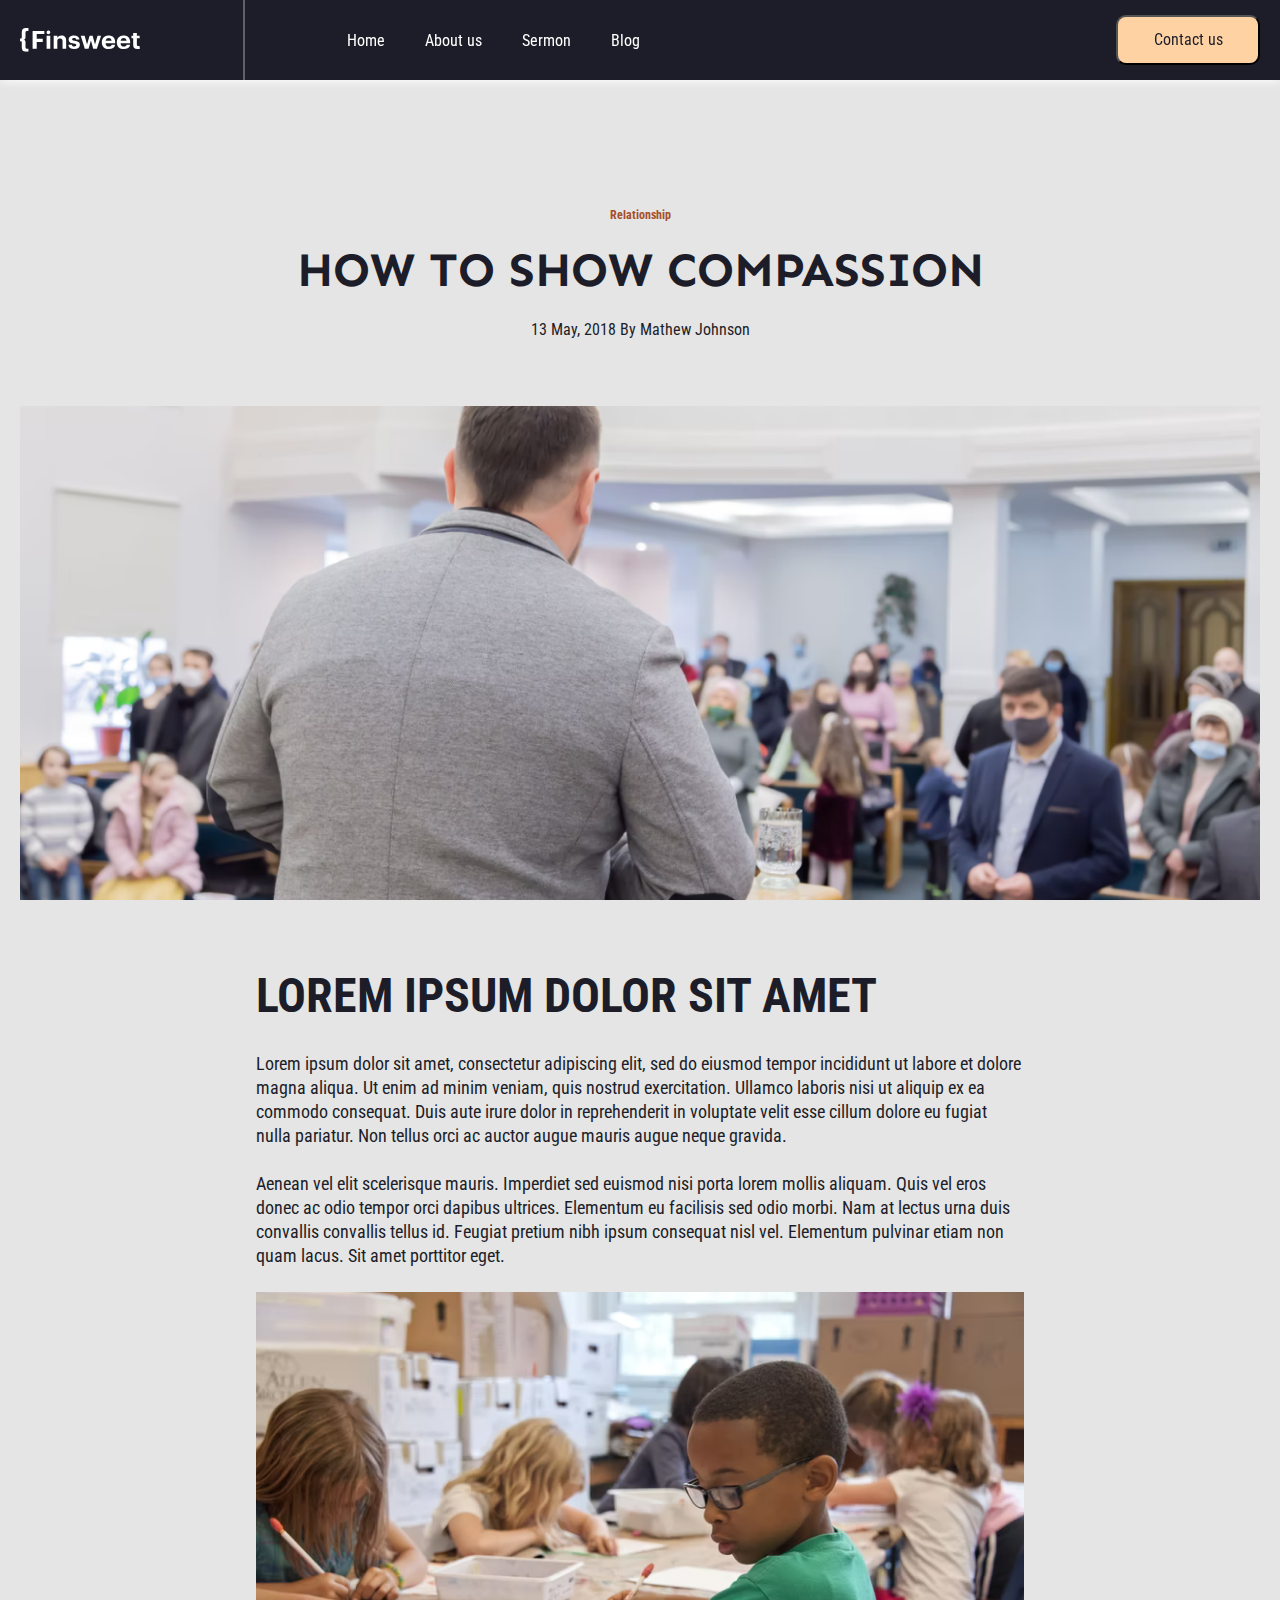
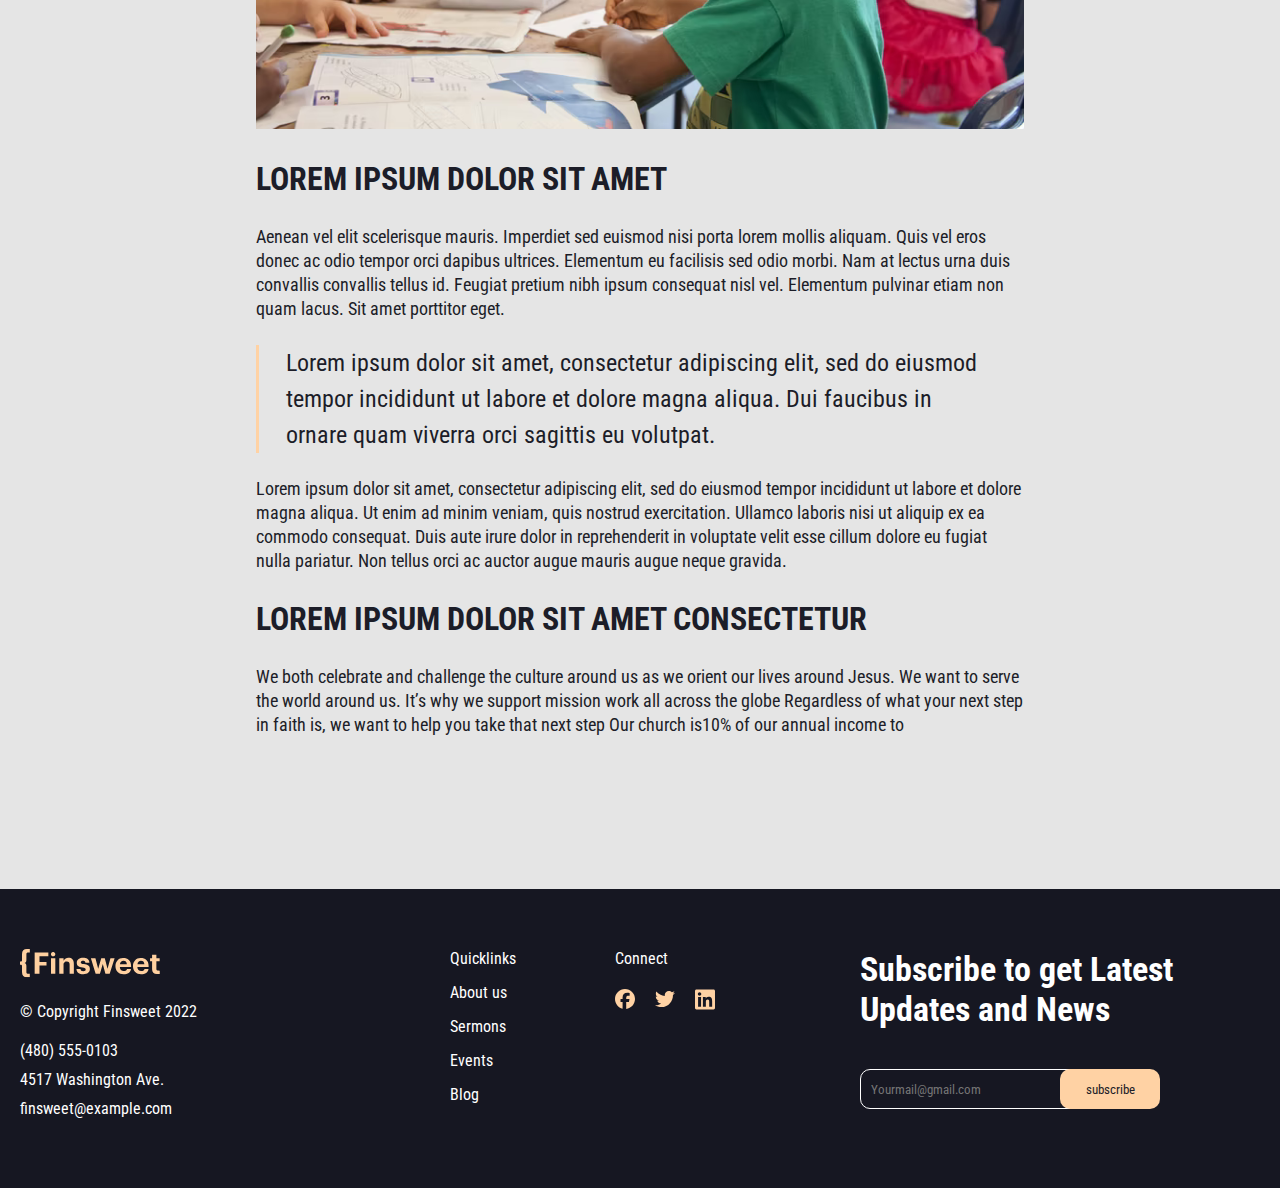
<file: pages/blogs.html>
<!DOCTYPE html>
<html lang="en">
<head>
    <meta charset="UTF-8">
    <meta name="viewport" content="width=device-width, initial-scale=1.0">
    <title>Anvar</title>
    <link rel="stylesheet" href="../css/blogs.min.css">
</head>
<body>
    <div class="toggle__header">
        <img class="close__toggle" src="../assets/image/home-images/close.svg" alt="close svg" />
        <img src="../assets/image/home-images/headerlogo.svg" alt="logo" />
        <ul class="toggle__menu">
            <li>
                <a href="../index.html">home</a>
            </li>
            <li>
                <a href="./about.html">about us</a>
            </li>
            <li>
                <a href="./sermons.html">sermon</a>
            </li>
            <li>
                <a href="./blog.html">blog</a>
            </li>
            <li>
                <a href="./contact">contact</a>
            </li>
        </ul>
    </div>
    <!------------------ Header Section--------------------->
    <header>
        <nav>
            <div class="container">
                <div class="navbar">
                    <div class="navbar__left">
                        <img src="../assets/image/home-images/headerlogo.svg" alt="logo svg" />
                        <button class="toggle">
                            <img src="../assets/image/home-images/menu.svg" alt="" />
                        </button>
                        <span class="line__header"></span>
                        <ul class="navbar__left--menu">
                            <li>
                                <a href="../index.html">Home</a>
                            </li>
                            <li>
                                <a href="./about.html">About us</a>
                            </li>
                            <li>
                                <a href="./sermon.html">Sermon</a>
                            </li>
                            <li>
                                <a href="./blog.html">Blog</a>
                            </li>
                        </ul>
                    </div>
                    <button class="navbar__right--btn">Contact us</button>
                </div>
            </div>
        </nav>
    </header>
    <!------------------ /Header Section--------------------->
    <main>
        <section class="compassion">
            <div class="container compassion__container">
                <p class="compassion__text">Relationship</p>
                <h1 class="compassion__title">HOW TO SHOW COMPASSION </h1>
                <p class="compassion__date">13 May, 2018 By Mathew Johnson</p>
                <img class="compassion__img" src="/assets/image/blog-images/relationship-backgroun.png" alt="relationship">
                <div class="compassion__wrapper">
                    <h1 class="compassion__wrapper-title">LOREM IPSUM DOLOR SIT AMET</h1>
                    <p class="compassion__wrapper-text">
                        Lorem ipsum dolor sit amet, consectetur adipiscing elit, sed do eiusmod tempor incididunt ut labore et dolore magna aliqua. Ut enim ad minim veniam, quis nostrud exercitation. Ullamco laboris nisi ut aliquip ex ea commodo consequat. Duis aute irure dolor in reprehenderit in voluptate velit esse cillum dolore eu fugiat nulla pariatur. Non tellus orci ac auctor augue mauris augue neque gravida.
                    </p>
                    <p class="compassion__wrapper-text">
                        Aenean vel elit scelerisque mauris. Imperdiet sed euismod nisi porta lorem mollis aliquam. Quis vel eros donec ac odio tempor orci dapibus ultrices. Elementum eu facilisis sed odio morbi. Nam at lectus urna duis convallis convallis tellus id. Feugiat pretium nibh ipsum consequat nisl vel. Elementum pulvinar etiam non quam lacus. Sit amet porttitor eget.
                    </p>
                    <img class="compassion__wrapper-img" src="/assets/image/blog-images/lorem.png" alt="lorem">
                    <h3 class="compassion__wrapper--title">LOREM IPSUM DOLOR SIT AMET</h3>
                    <p class="compassion__wrapper-text">
                        Aenean vel elit scelerisque mauris. Imperdiet sed euismod nisi porta lorem mollis aliquam. Quis vel eros donec ac odio tempor orci dapibus ultrices. Elementum eu facilisis sed odio morbi. Nam at lectus urna duis convallis convallis tellus id. Feugiat pretium nibh ipsum consequat nisl vel. Elementum pulvinar etiam non quam lacus. Sit amet porttitor eget.
                    </p>
                    <p class="compassion__wrapper-desc">
                        Lorem ipsum dolor sit amet, consectetur adipiscing elit, sed do eiusmod tempor incididunt ut labore et dolore magna aliqua. Dui faucibus in ornare quam viverra orci sagittis eu volutpat.
                    </p>
                    <p class="compassion__wrapper-text">
                        Lorem ipsum dolor sit amet, consectetur adipiscing elit, sed do eiusmod tempor incididunt ut labore et dolore magna aliqua. Ut enim ad minim veniam, quis nostrud exercitation. Ullamco laboris nisi ut aliquip ex ea commodo consequat. Duis aute irure dolor in reprehenderit in voluptate velit esse cillum dolore eu fugiat nulla pariatur. Non tellus orci ac auctor augue mauris augue neque gravida.
                    </p>
                    <h3 class="compassion__wrapper--title">LOREM IPSUM DOLOR SIT AMET CONSECTETUR</h3>
                    <p class="compassion__wrapper-text">
                        We both celebrate and challenge the culture around us as we orient our lives around Jesus. We want to serve the world around us. It’s why we support mission work all across the globe Regardless of what your next step in faith is, we want to help you take that next step Our church is10% of our annual income to
                    </p>
                </div>
            </div>
        </section>
    </main>
    <footer>
        <div class="container footer__container">
            <div class="footer__left">
                <div class="footer__left__col1">
                    <img src="../assets/image/home-images/footer.logo.svg" alt="footer logo" />
                    <p class="left--title">© Copyright Finsweet 2022</p>
                    <ul class="left--infos">
                        <li>
                            <p>(480) 555-0103</p>
                        </li>
                        <li>
                            <p>4517 Washington Ave.</p>
                        </li>
                        <li>
                            <p>finsweet@example.com</p>
                        </li>
                    </ul>
                </div>
                <div class="footer__left__col2">
                    <p class="footer__left__right--title">Quicklinks</p>
                    <ul>
                        <li>
                            <a href="./pages/about.html">About us</a>
                        </li>
                        <li>
                            <a href="./pages/sermons.html">Sermons</a>
                        </li>
                        <li>
                            <a href="./pages/about.html">Events</a>
                        </li>
                        <li>
                            <a href="./pages/blog.html">Blog</a>
                        </li>
                    </ul>
                </div>
            </div>
            <div class="footer__right">
                <div class="footer__right__medias">
                    <p class="media__title">Connect</p>
                    <div class="media">
                        <a href="https//asilbekxoliyorov.com">
                            <img src="../assets/image/home-images/facebook.svg" alt="" />
                        </a>
                        <a href="https//asilbekxoliyorov.com">
                            <img src="../assets/image/home-images/twitter.svg" alt="" />
                        </a>
                        <a href="https//asilbekxoliyorov.com">
                            <img src="../assets/image/home-images/linkedin.svg" alt="" />
                        </a>
                    </div>
                </div>
                <div class="footer__right__infos">
                    <h1 class="right__title">
                        Subscribe to get Latest Updates and News
                    </h1>
                    <div class="right__input">
                        <input placeholder="Yourmail@gmail.com" type="email" />
                        <button class="input__btn">subscribe</button>
                    </div>
                </div>
            </div>
        </div>
    </footer>
    <!------------------ /Footer Section--------------------->
    <script src="/js/main.js"></script>
</body>
</html>
</file>
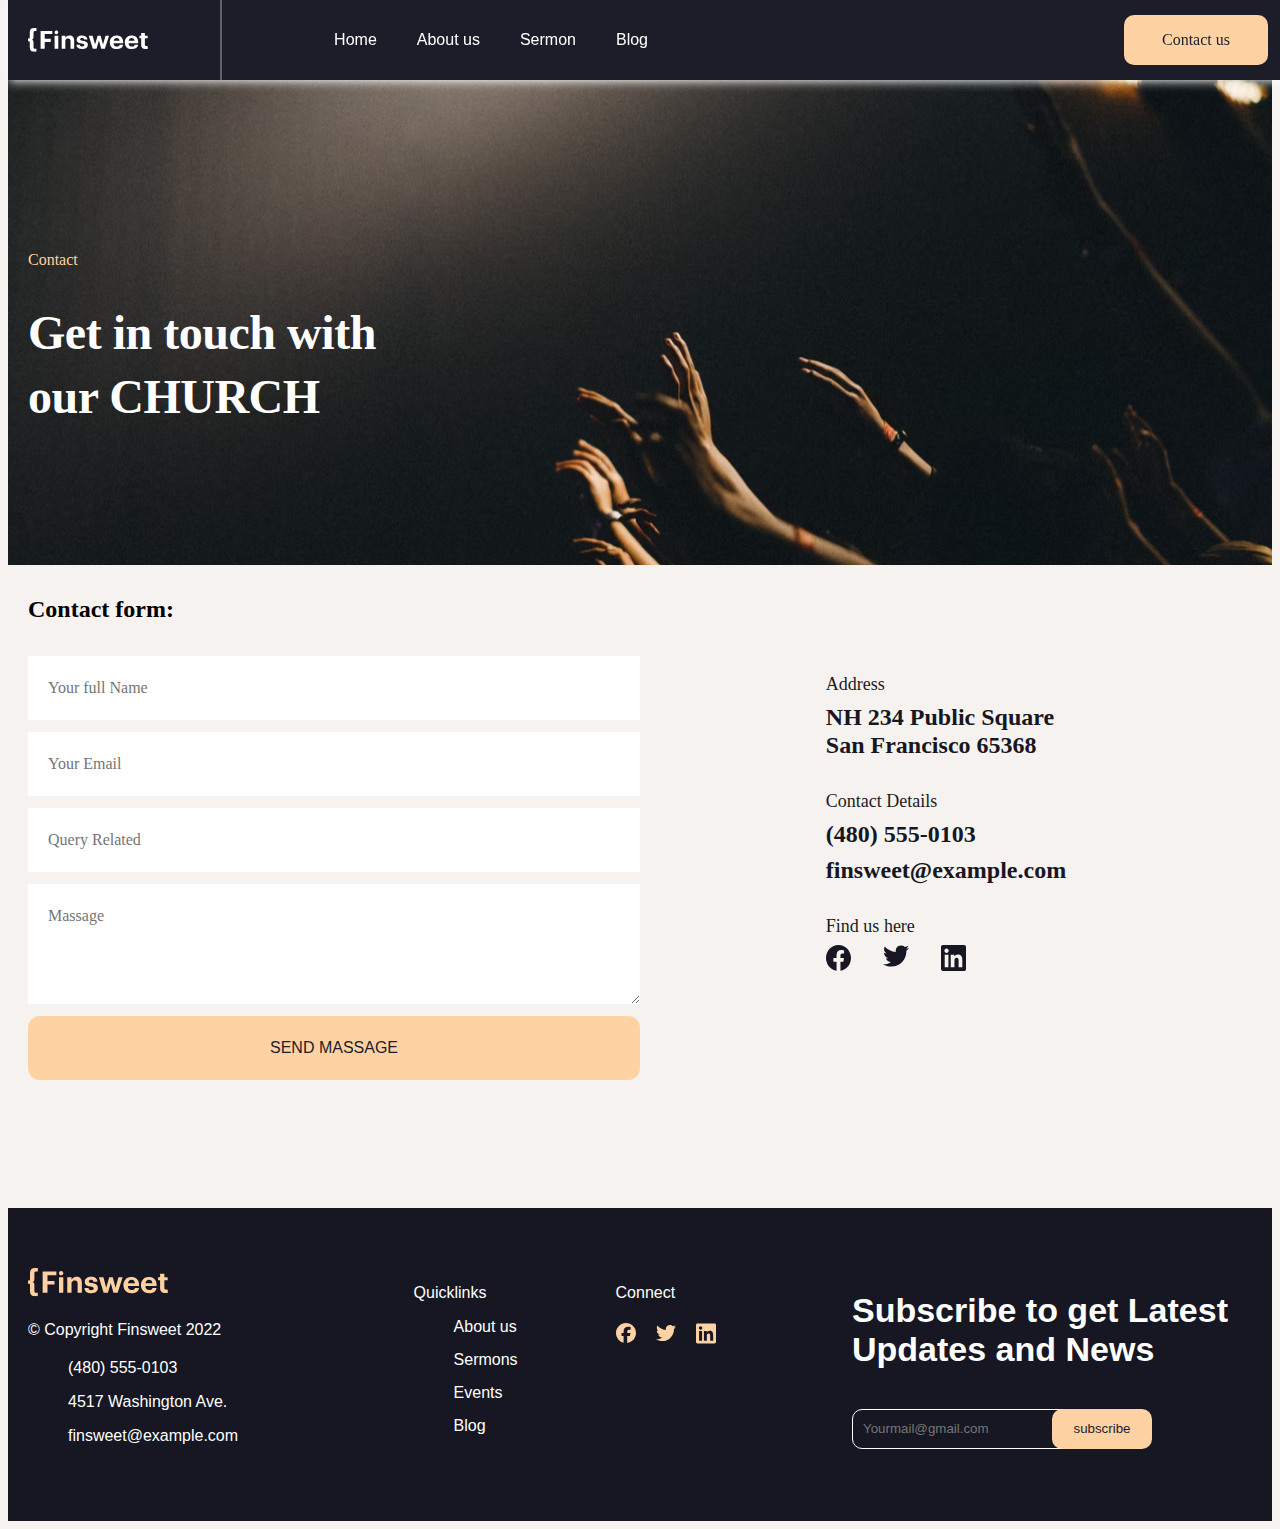
<file: pages/contact.html>
<!DOCTYPE html>
<html lang="en">
  <head>
    <meta charset="UTF-8" />
    <meta name="viewport" content="width=device-width, initial-scale=1.0" />
    <title>Azizbek Aka</title>
    <link rel="stylesheet" href="../css/contact.min.css" />
  </head>
  <body>
    <div class="toggle__header">
      <img
        class="close__toggle"
        src="../assets/image/home-images/close.svg"
        alt="close svg"
      />
      <img src="../assets/image/home-images/headerlogo.svg" alt="logo" />
      <ul class="toggle__menu">
        <li>
          <a href="../index.html">home</a>
        </li>
        <li>
          <a href="./about.html">about us</a>
        </li>
        <li>
          <a href="./sermon.html">sermon</a>
        </li>
        <li>
          <a href="./blog.html">blog</a>
        </li>
        <li>
          <a href="./contact">contact</a>
        </li>
      </ul>
    </div>
    <!------------------ Header Section--------------------->
    <header>
      <nav>
        <div class="container">
          <div class="navbar">
            <div class="navbar__left">
              <img
                src="../assets/image/home-images/headerlogo.svg"
                alt="logo svg"
              />
              <button class="toggle">
                <img src="../assets/image/home-images/menu.svg" alt="" />
              </button>
              <span class="line__header"></span>
              <ul class="navbar__left--menu">
                <li>
                  <a href="../index.html">Home</a>
                </li>
                <li>
                  <a href="./about.html">About us</a>
                </li>
                <li>
                  <a href="./sermon.html">Sermon</a>
                </li>
                <li>
                  <a href="./blog.html">Blog</a>
                </li>
              </ul>
            </div>
            <a href="./contact.html" class="navbar__right--btn">Contact us</a>
          </div>
        </div>
      </nav>
    </header>
    <!------------------ /Header Section--------------------->
    <!-- main -->
    <main>
      <section id="contact__header">
        <div class="container">
          <h4 class="contact__subtitle">Contact</h4>
          <h1 class="contact__title">
            Get in touch with <br />
            our CHURCH
          </h1>
        </div>
      </section>
      <section id="contact__infos">
        <div class="container contact__container">
          <div class="contact__infos__form">
            <h5 class="form__title">Contact form:</h5>
            <div class="form__inputs">
              <input type="text" placeholder="Your full Name" />
              <input type="text" placeholder="Your Email" />
              <input type="text" placeholder="Query Related" />
              <textarea
                name=""
                id=""
                cols="30"
                rows="10"
                placeholder="Massage"
              ></textarea>
              <button class="form__btn">SEND MASSAGE</button>
            </div>
          </div>
          <div class="contact__infos__info">
            <div class="infos__box">
              <div class="info">
                <div class="info__subtitle">Address</div>
                <div class="info__title">
                  NH 234 Public Square <br />
                  San Francisco 65368
                </div>
              </div>
              <div class="info">
                <div class="info__subtitle">Contact Details</div>
                <div class="info__title">(480) 555-0103</div>
                <div class="info__title">finsweet@example.com</div>
              </div>
              <div class="info">
                <div class="info__subtitle">Find us here</div>
                <div class="info__icons">
                  <svg
                    width="25"
                    height="26"
                    viewBox="0 0 25 26"
                    fill="none"
                    xmlns="http://www.w3.org/2000/svg"
                  >
                    <g clip-path="url(#clip0_65_1406)">
                      <path
                        d="M25 13C25 5.82029 19.4036 0 12.5 0C5.59644 0 0 5.82029 0 13C0 19.4886 4.57104 24.8668 10.5469 25.8421V16.7578H7.37305V13H10.5469V10.1359C10.5469 6.87781 12.4131 5.07812 15.2683 5.07812C16.6355 5.07812 18.0664 5.33203 18.0664 5.33203V8.53125H16.4902C14.9375 8.53125 14.4531 9.53342 14.4531 10.5625V13H17.9199L17.3657 16.7578H14.4531V25.8421C20.429 24.8668 25 19.4886 25 13Z"
                        fill="#161722"
                      />
                    </g>
                    <defs>
                      <clipPath id="clip0_65_1406">
                        <rect width="25" height="26" fill="white" />
                      </clipPath>
                    </defs>
                  </svg>
                  <svg
                    width="26"
                    height="22"
                    viewBox="0 0 26 22"
                    fill="none"
                    xmlns="http://www.w3.org/2000/svg"
                  >
                    <path
                      d="M8.17934 21.5625C17.9882 21.5625 23.3548 13.434 23.3548 6.38708C23.3548 6.15856 23.3497 5.92497 23.3396 5.69645C24.3835 4.94148 25.2845 4.00634 26 2.93497C25.0277 3.36754 23.9954 3.65006 22.9384 3.77286C24.0514 3.10571 24.8847 2.05766 25.284 0.822975C24.2369 1.4435 23.0919 1.88122 21.8979 2.11739C21.0934 1.26259 20.0297 0.696604 18.8713 0.50695C17.7129 0.317296 16.5243 0.514532 15.4892 1.06817C14.4541 1.6218 13.6303 2.50099 13.145 3.56982C12.6597 4.63864 12.54 5.83756 12.8045 6.98122C10.6844 6.87483 8.61026 6.32407 6.71665 5.36467C4.82303 4.40526 3.15217 3.05862 1.81238 1.41204C1.13143 2.58607 0.923061 3.97534 1.22962 5.29749C1.53617 6.61964 2.33465 7.77546 3.46277 8.53005C2.61585 8.50316 1.78747 8.27513 1.04609 7.86481V7.93083C1.04534 9.16289 1.47127 10.3572 2.2515 11.3107C3.03173 12.2643 4.1181 12.9182 5.32594 13.1613C4.54139 13.376 3.71798 13.4072 2.91941 13.2527C3.26024 14.3123 3.92337 15.239 4.81625 15.9036C5.70913 16.5682 6.78721 16.9374 7.90004 16.9597C6.01079 18.4438 3.67702 19.2487 1.27461 19.2449C0.848561 19.2442 0.422932 19.2181 0 19.1667C2.44059 20.7325 5.27966 21.5641 8.17934 21.5625Z"
                      fill="#161722"
                    />
                  </svg>
                  <svg
                    width="25"
                    height="26"
                    viewBox="0 0 25 26"
                    fill="none"
                    xmlns="http://www.w3.org/2000/svg"
                  >
                    <path
                      d="M23.1494 0H1.8457C0.825195 0 0 0.837891 0 1.87383V24.1211C0 25.157 0.825195 26 1.8457 26H23.1494C24.1699 26 25 25.157 25 24.1262V1.87383C25 0.837891 24.1699 0 23.1494 0ZM7.41699 22.1559H3.70605V9.74492H7.41699V22.1559ZM5.56152 8.05391C4.37012 8.05391 3.4082 7.05352 3.4082 5.81953C3.4082 4.58555 4.37012 3.58516 5.56152 3.58516C6.74805 3.58516 7.70996 4.58555 7.70996 5.81953C7.70996 7.04844 6.74805 8.05391 5.56152 8.05391ZM21.3037 22.1559H17.5977V16.123C17.5977 14.6859 17.5732 12.8324 15.6689 12.8324C13.7402 12.8324 13.4473 14.4016 13.4473 16.0215V22.1559H9.74609V9.74492H13.3008V11.441H13.3496C13.8428 10.466 15.0537 9.43516 16.8555 9.43516C20.6104 9.43516 21.3037 12.0047 21.3037 15.3461V22.1559Z"
                      fill="#161722"
                    />
                  </svg>
                </div>
              </div>
            </div>
          </div>
        </div>
      </section>
    </main>
    <!------------------ /Main--------------------->
    <!------------------ Footer Section--------------------->
    <footer>
      <div class="container footer__container">
        <div class="footer__left">
          <div class="footer__left__col1">
            <img
              src="../assets/image/home-images/footer.logo.svg"
              alt="footer logo"
            />
            <p class="left--title">© Copyright Finsweet 2022</p>
            <ul class="left--infos">
              <li>
                <p>(480) 555-0103</p>
              </li>
              <li>
                <p>4517 Washington Ave.</p>
              </li>
              <li>
                <p>finsweet@example.com</p>
              </li>
            </ul>
          </div>
          <div class="footer__left__col2">
            <p class="footer__left__right--title">Quicklinks</p>
            <ul>
              <li>
                <a href="./about.html">About us</a>
              </li>
              <li>
                <a href="./sermons.html">Sermons</a>
              </li>
              <li>
                <a href="./about.html">Events</a>
              </li>
              <li>
                <a href="./blog.html">Blog</a>
              </li>
            </ul>
          </div>
        </div>
        <div class="footer__right">
          <div class="footer__right__medias">
            <p class="media__title">Connect</p>
            <div class="media">
              <a href="https//asilbekxoliyorov.com">
                <img src="../assets/image/home-images/facebook.svg" alt="" />
              </a>
              <a href="https//asilbekxoliyorov.com">
                <img src="../assets/image/home-images/twitter.svg" alt="" />
              </a>
              <a href="https//asilbekxoliyorov.com">
                <img src="../assets/image/home-images/linkedin.svg" alt="" />
              </a>
            </div>
          </div>
          <div class="footer__right__infos">
            <h1 class="right__title">
              Subscribe to get Latest Updates and News
            </h1>
            <div class="right__input">
              <input placeholder="Yourmail@gmail.com" type="email" />
              <button class="input__btn">subscribe</button>
            </div>
          </div>
        </div>
      </div>
    </footer>
    <!------------------ /Footer Section--------------------->
    <script src="../js/main.js"></script>
  </body>
</html>
</file>
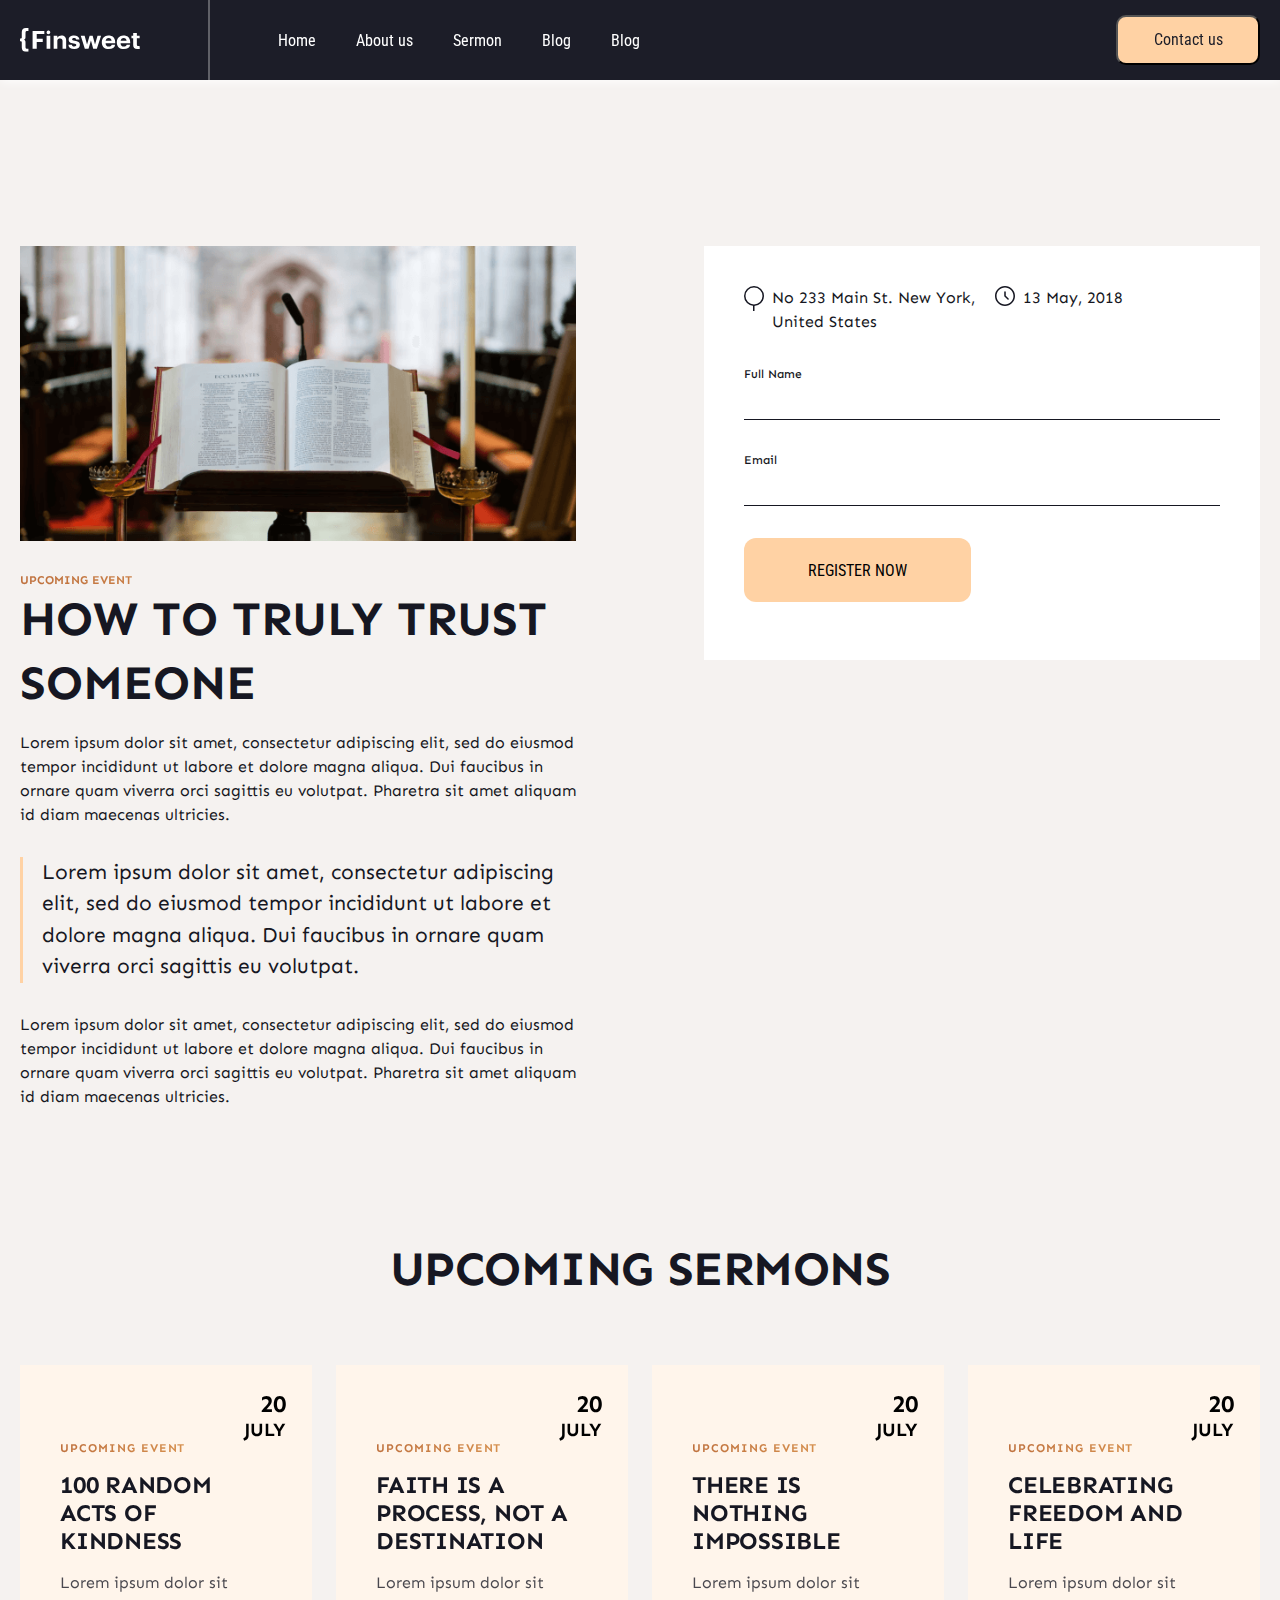
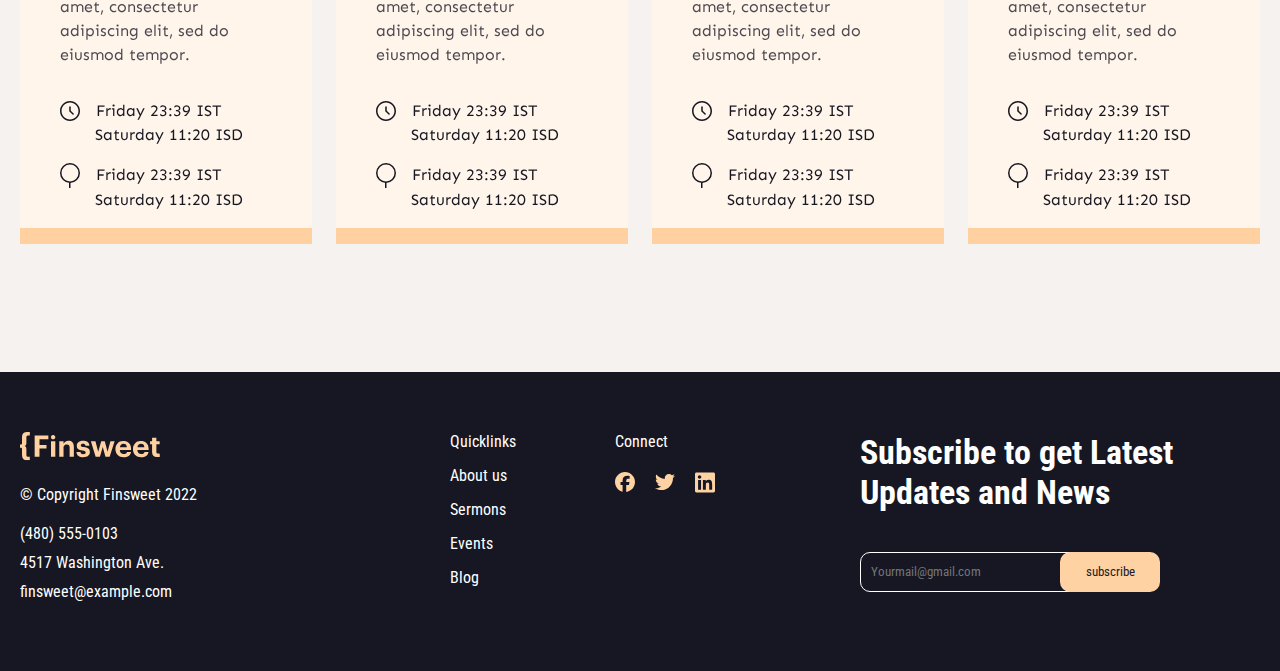
<file: pages/sermon.html>
<!DOCTYPE html>
<html lang="en">

<head>
    <meta charset="UTF-8">
    <meta name="viewport" content="width=device-width, initial-scale=1.0">
    <title>Muhammaddiyor</title>
    <link rel="stylesheet" href="../css/home.min.css">
    <link rel="stylesheet" href="../css/sermon.min.css">
    <link rel="stylesheet" href="../css/sermons.min.css">
</head>

<body>
    <div class="toggle__header">
        <img class="close__toggle" src="../assets/image/home-images/close.svg" alt="close svg" />
        <img href="../index.html" src="../assets/image/home-images/headerlogo.svg" alt="logo" />
        <ul class="toggle__menu">
            <li>
                <a href="../index.html">home</a>
            </li>
            <li>
                <a href="../pages/about.html">about us</a>
            </li>
            <li>
                <a href="../pages/sermon.html">sermon</a>
            </li>
            <li>
                <a href="../pages/blog.html">blog</a>
            </li>
            <li>
                <a href="../pages/contact.html">contact</a>
            </li>
        </ul>
    </div>
    <!------------------ Header Section--------------------->
    <header>
        <nav>
            <div class="container">
                <div class="navbar">
                    <div class="navbar__left">
                        <img href="../index.html" src="../assets/image/home-images/headerlogo.svg" alt="logo svg" />
                        <button class="toggle">
                            <img src="../assets/image/home-images/menu.svg" alt="" />
                        </button>
                        <span class="line__header"></span>
                        <ul class="navbar__left--menu">
                            <li>
                                <a href="../index.html">Home</a>
                            </li>
                            <li>
                                <a href="../pages/about.html">About us</a>
                            </li>
                            <li>
                                <a href="./sermons.html">Sermon</a>
                            </li>
                            <li>
                                <a href="../pages/blog.html">Blog</a>
                            </li>
                            <li>
                                <a href="../pages/contact.html">Blog</a>
                            </li>
                        </ul>
                    </div>
                    <button href="../pages/contact.html" class="navbar__right--btn">Contact us</button>
                </div>
            </div>
        </nav>
    </header>
    <main id="sermon-event__main">
        <br><br>
        <div class="container">
            <section id="sermon-event__home">
                <div class="sermon-event-home__left">
                    <img src="../assets/images/sermon/sermon-event-main.png" alt="" />
                    <a href="#">UPCOMING EVENT</a>
                    <h1>HOW TO TRULY TRUST SOMEONE</h1>
                    <p>
                        Lorem ipsum dolor sit amet, consectetur adipiscing elit, sed do
                        eiusmod tempor incididunt ut labore et dolore magna aliqua. Dui
                        faucibus in ornare quam viverra orci sagittis eu volutpat.
                        Pharetra sit amet aliquam id diam maecenas ultricies.
                    </p>
                    <h4>
                        Lorem ipsum dolor sit amet, consectetur adipiscing elit, sed do
                        eiusmod tempor incididunt ut labore et dolore magna aliqua. Dui
                        faucibus in ornare quam viverra orci sagittis eu volutpat.
                    </h4>
                    <span>Lorem ipsum dolor sit amet, consectetur adipiscing elit, sed do
                        eiusmod tempor incididunt ut labore et dolore magna aliqua. Dui
                        faucibus in ornare quam viverra orci sagittis eu volutpat.
                        Pharetra sit amet aliquam id diam maecenas ultricies.</span>
                </div>
                <div class="sermon-event-home__right">
                    <div class="ser-event-reg">
                        <p>
                            <img src="../assets/images/sermon/location.svg" alt="" />No
                            233 Main St. New York, <br />
                            United States
                        </p>
                        <p>
                            <img src="../assets/images/sermon/Clock icon.svg" alt="" />13 May, 2018
                        </p>
                    </div>
                    <form action="./index.html">
                        <div class="seRow1">
                            <label for="seName">Full Name</label>
                            <input type="text" id="seName" required />
                        </div>
                        <div class="seRow1">
                            <label for="seEmail">Email</label>
                            <input type="email" id="seEmail" required />
                        </div>
                        <button type="submit">REGISTER NOW</button>
                    </form>
                </div>
            </section>
            <section id="sermon-enent__upSermon">
                <div class="all_header">
                    <div class="all__title">
                        <h1>UPCOMING SERMONS</h1>
                    </div>
                    <div class="all__service">
                        <div class="all_card">
                            <div class="all__content">
                                <div class="date">
                                    <h2>20</h2>
                                    <h3>JULY</h3>
                                </div>
                                <h2 class="all_title">Upcoming Event</h2>
                                <h1 class="all_subtitle">
                                    100 RANDOM ACTS OF KINDNESS</h1>
                                <p class="join_text all_text">
                                    Lorem ipsum dolor sit amet, consectetur adipiscing elit, sed
                                    do eiusmod tempor.
                                </p>
                                <div class="data">
                                    <img src="../assets/images/sermon/Clock icon.svg" alt="" />
                                    <p class="data_title">Friday 23:39 IST</p>
                                </div>
                                <p class="data_next">Saturday 11:20 ISD</p>
                                <div class="data2">
                                    <img src="../assets/images/sermon/location.svg" alt="" />
                                    <p class="data_title">Friday 23:39 IST</p>
                                </div>
                                <p class="data_next2">Saturday 11:20 ISD</p>
                            </div>
                            <div class="all_liner"></div>
                        </div>
                        <div class="all_card">
                            <div class="all__content">
                                <div class="date">
                                    <h2>20</h2>
                                    <h3>JULY</h3>
                                </div>
                                <h2 class="all_title">Upcoming Event</h2>
                                <h1 class="all_subtitle">
                                    Faith is a process, not a destination
                                </h1>
                                <p class="join_text all_text">
                                    Lorem ipsum dolor sit amet, consectetur adipiscing elit, sed
                                    do eiusmod tempor.
                                </p>
                                <div class="data">
                                    <img src="../assets/images/sermon/Clock icon.svg" alt="" />
                                    <p class="data_title">Friday 23:39 IST</p>
                                </div>
                                <p class="data_next">Saturday 11:20 ISD</p>
                                <div class="data2">
                                    <img src="../assets/images/sermon/location.svg" alt="" />
                                    <p class="data_title">Friday 23:39 IST</p>
                                </div>
                                <p class="data_next2">Saturday 11:20 ISD</p>
                            </div>
                            <div class="all_liner"></div>
                        </div>
                        <div class="all_card">
                            <div class="all__content">
                                <div class="date">
                                    <h2>20</h2>
                                    <h3>JULY</h3>
                                </div>
                                <h2 class="all_title">Upcoming Event</h2>
                                <h1 class="all_subtitle">there is nothing impossible</h1>
                                <p class="join_text all_text">
                                    Lorem ipsum dolor sit amet, consectetur adipiscing elit, sed
                                    do eiusmod tempor.
                                </p>
                                <div class="data">
                                    <img src="../assets/images/sermon/Clock icon.svg" alt="" />
                                    <p class="data_title">Friday 23:39 IST</p>
                                </div>
                                <p class="data_next">Saturday 11:20 ISD</p>
                                <div class="data2">
                                    <img src="../assets/images/sermon/location.svg" alt="" />
                                    <p class="data_title">Friday 23:39 IST</p>
                                </div>
                                <p class="data_next2">Saturday 11:20 ISD</p>
                            </div>
                            <div class="all_liner"></div>
                        </div>
                        <div class="all_card">
                            <div class="all__content">
                                <div class="date">
                                    <h2>20</h2>
                                    <h3>JULY</h3>
                                </div>
                                <h2 class="all_title">Upcoming Event</h2>
                                <h1 class="all_subtitle">
                                    Celebrating freedom and life</h1>
                                <p class="join_text all_text">
                                    Lorem ipsum dolor sit amet, consectetur adipiscing elit, sed
                                    do eiusmod tempor.
                                </p>
                                <div class="data">
                                    <img src="../assets/images/sermon/Clock icon.svg" alt="" />
                                    <p class="data_title">Friday 23:39 IST</p>
                                </div>
                                <p class="data_next">Saturday 11:20 ISD</p>
                                <div class="data2">
                                    <img src="../assets/images/sermon/location.svg" alt="" />
                                    <p class="data_title">Friday 23:39 IST</p>
                                </div>
                                <p class="data_next2">Saturday 11:20 ISD</p>
                            </div>
                            <div class="all_liner"></div>
                        </div>
                    </div>
                </div>
            </section>
        </div>
        <!------------------ Footer Section--------------------->
        <footer>
            <div class="container footer__container">
                <div class="footer__left">
                    <div class="footer__left__col1">
                        <img src="../assets/image/home-images/footer.logo.svg" alt="footer logo" />
                        <p class="left--title">© Copyright Finsweet 2022</p>
                        <ul class="left--infos">
                            <li>
                                <p>(480) 555-0103</p>
                            </li>
                            <li>
                                <p>4517 Washington Ave.</p>
                            </li>
                            <li>
                                <p>finsweet@example.com</p>
                            </li>
                        </ul>
                    </div>
                    <div class="footer__left__col2">
                        <p class="footer__left__right--title">Quicklinks</p>
                        <ul>
                            <li>
                                <a href="./pages/about.html">About us</a>
                            </li>
                            <li>
                                <a href="./pages/sermons.html">Sermons</a>
                            </li>
                            <li>
                                <a href="./pages/about.html">Events</a>
                            </li>
                            <li>
                                <a href="./pages/blog.html">Blog</a>
                            </li>
                        </ul>
                    </div>
                </div>
                <div class="footer__right">
                    <div class="footer__right__medias">
                        <p class="media__title">Connect</p>
                        <div class="media">
                            <a href="https//asilbekxoliyorov.com">
                                <img src="../assets/image/home-images/facebook.svg" alt="" />
                            </a>
                            <a href="https//asilbekxoliyorov.com">
                                <img src="../assets/image/home-images/twitter.svg" alt="" />
                            </a>
                            <a href="https//asilbekxoliyorov.com">
                                <img src="../assets/image/home-images/linkedin.svg" alt="" />
                            </a>
                        </div>
                    </div>
                    <div class="footer__right__infos">
                        <h1 class="right__title">
                            Subscribe to get Latest Updates and News
                        </h1>
                        <div class="right__input">
                            <input placeholder="Yourmail@gmail.com" type="email" />
                            <button class="input__btn">subscribe</button>
                        </div>
                    </div>
                </div>
            </div>
        </footer>
        <!------------------ /Footer Section--------------------->
    </main>
    <script src="../js/main.js"></script>
</body>

</html>
</file>
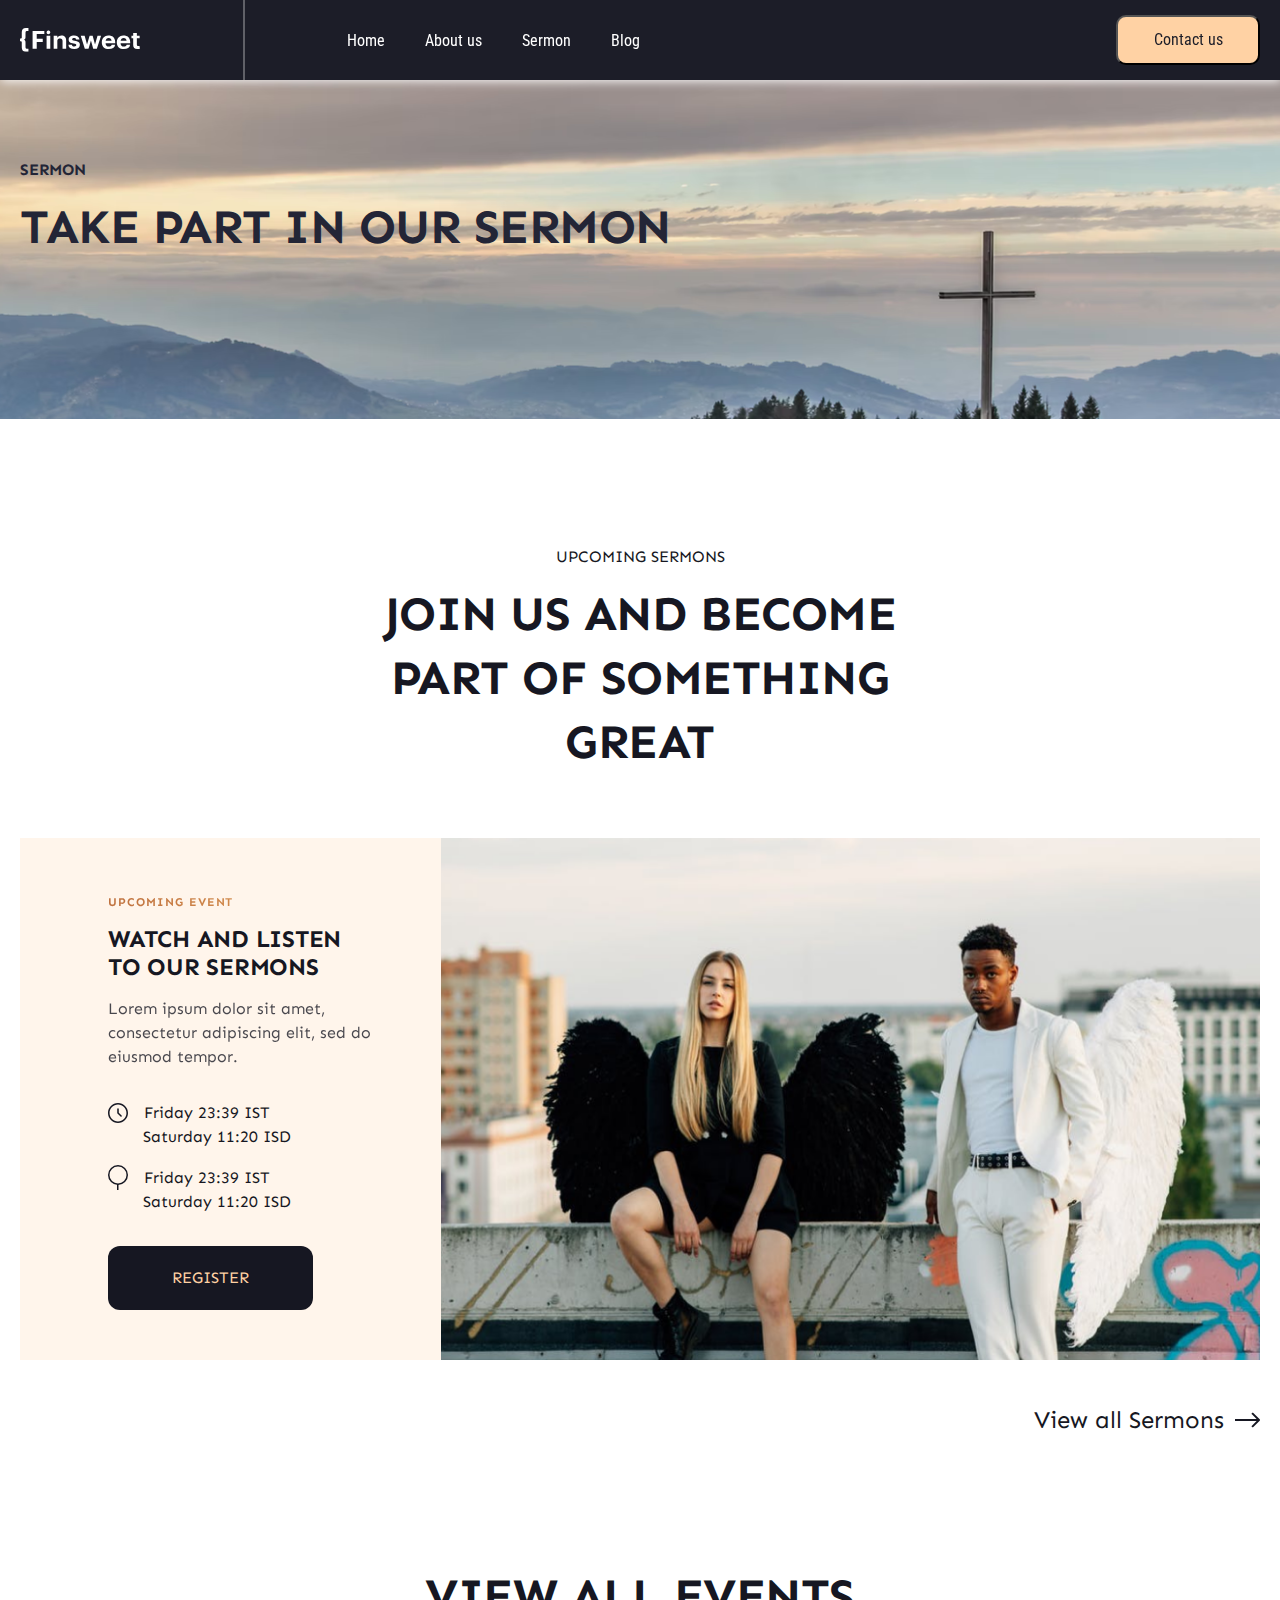
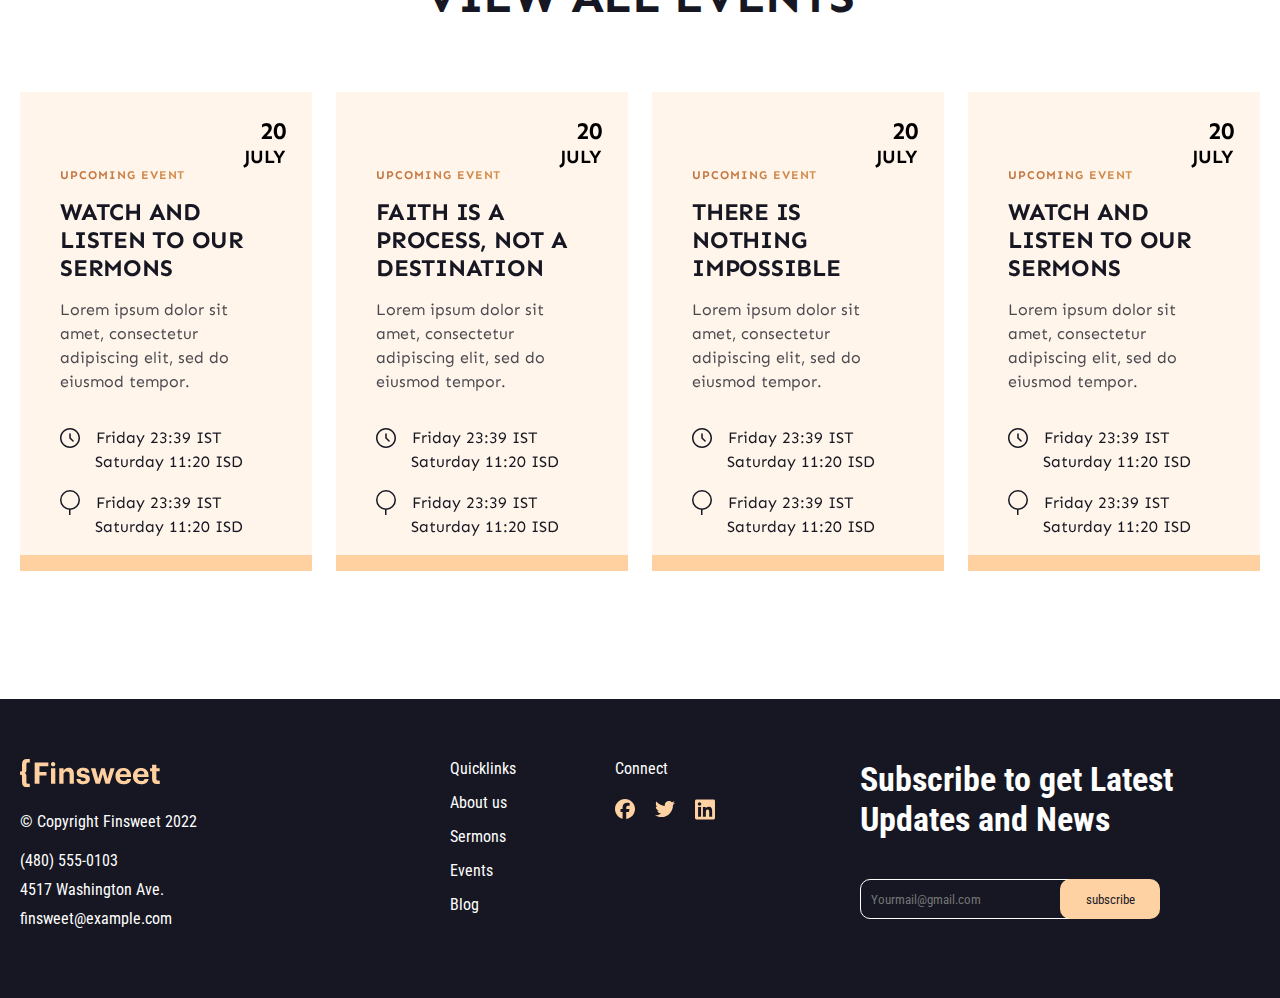
<file: pages/sermons.html>
<!DOCTYPE html>
<html lang="en">

<head>
    <meta charset="UTF-8">
    <meta name="viewport" content="width=device-width, initial-scale=1.0">
    <title>Muhammaddiyor</title>
    <link rel="stylesheet" href="../css/home.min.css">
    <link rel="stylesheet" href="../css/sermons.min.css">
</head>

<body>
    <div class="toggle__header">
        <img class="close__toggle" src="../assets/image/home-images/close.svg" alt="close svg" />
        <img href="../index.html" src="../assets/image/home-images/headerlogo.svg" alt="logo" />
        <ul class="toggle__menu">
            <li>
                <a href="../index.html">home</a>
            </li>
            <li>
                <a href="./pages/about.html">about us</a>
            </li>
            <li>
                <a href="../pages/sermon.html">sermon</a>
            </li>
            <li>
                <a href="./pages/blog.html">blog</a>
            </li>
            <li>
                <a href="./contact.html">contact</a>
            </li>
        </ul>
    </div>
    <!------------------ Header Section--------------------->
    <header>
        <nav>
            <div class="container">
                <div class="navbar">
                    <div class="navbar__left">
                        <img href="../index.html" src="../assets/image/home-images/headerlogo.svg" alt="logo svg" />
                        <button class="toggle">
                            <img src="../assets/image/home-images/menu.svg" alt="" />
                        </button>
                        <span class="line__header"></span>
                        <ul class="navbar__left--menu">
                            <li>
                                <a href="../index.html">Home</a>
                            </li>
                            <li>
                                <a href="../pages/about.html">About us</a>
                            </li>
                            <li>
                                <a href="../pages/sermon.html">Sermon</a>
                            </li>
                            <li>
                                <a href="../pages/blog.html">Blog</a>
                            </li>
                        </ul>
                    </div>
                    <button href="../pages/contact.html" class="navbar__right--btn">Contact us</button>
                </div>
            </div>
        </nav>
    </header>
    <!-- MAIN START -->

    <section id="backround">
        <div class="container">
            <div class="sermon__header">
                <div class="sermon__title">
                    <h2 class="sermon_suptitle">SERMON</h2>
                    <h1 class="title">take part in OUR SERMON</h1>
                </div>
            </div>
        </div>
    </section>

    <section>
        <div class="container">
            <div class="join__header">
                <div class="join__title">
                    <h2 class="join_suptitle">Upcoming SERMONS</h2>
                    <h2 class="join_subtitle">
                        join us and become part of something great
                    </h2>
                </div>
                <div class="join__card">
                    <div class="join_left">
                        <div class="content">
                            <h2 class="join_title">Upcoming Event</h2>
                            <h1 class="join_sub">WATCH AND LISTEN TO OUR SERMONS</h1>
                            <p class="join_text">
                                Lorem ipsum dolor sit amet, consectetur adipiscing elit, sed
                                do eiusmod tempor.
                            </p>
                            <div class="data">
                                <img src="../assets/images/sermons/Clock icon.svg" alt="" />
                                <p class="data_title">Friday 23:39 IST</p>
                            </div>
                            <p class="data_next">Saturday 11:20 ISD</p>
                            <div class="data2">
                                <img src="../assets/images/sermons/location.svg" alt="" />
                                <p class="data_title">Friday 23:39 IST</p>
                            </div>
                            <p class="data_next2">Saturday 11:20 ISD</p>
                            <button class="sermon__btn">Register</button>
                        </div>
                    </div>
                    <div class="join_right">
                        <img width="100%" height="100%" src="../assets/images/sermons/Image.png" alt="" />
                    </div>
                </div>
                <div class="join_next">
                    <a href="../pages/sermon.html">View all Sermons</a>
                    <img src="../assets/images/sermons/next_arrow.svg" alt="" />
                </div>
            </div>
        </div>
    </section>

    <section>
        <div class="container">
            <div class="all_header">
                <div class="all__title">
                    <h1>View All Events</h1>
                </div>
                <div class="all__service">
                    <div class="all_card">
                        <div class="all__content">
                            <div class="date">
                                <h2>20</h2>
                                <h3>JULY</h3>
                            </div>
                            <h2 class="all_title">Upcoming Event</h2>
                            <h1 class="all_subtitle">WATCH AND LISTEN TO OUR SERMONS</h1>
                            <p class="join_text all_text">
                                Lorem ipsum dolor sit amet, consectetur adipiscing elit, sed
                                do eiusmod tempor.
                            </p>
                            <div class="data">
                                <img src="../assets/images/sermons/Clock icon.svg" alt="" />
                                <p class="data_title">Friday 23:39 IST</p>
                            </div>
                            <p class="data_next">Saturday 11:20 ISD</p>
                            <div class="data2">
                                <img src="../assets/images/sermons/location.svg" alt="" />
                                <p class="data_title">Friday 23:39 IST</p>
                            </div>
                            <p class="data_next2">Saturday 11:20 ISD</p>
                        </div>
                        <div class="all_liner"></div>
                    </div>
                    <div class="all_card">
                        <div class="all__content">
                            <div class="date">
                                <h2>20</h2>
                                <h3>JULY</h3>
                            </div>
                            <h2 class="all_title">Upcoming Event</h2>
                            <h1 class="all_subtitle">
                                Faith is a process, not a destination
                            </h1>
                            <p class="join_text all_text">
                                Lorem ipsum dolor sit amet, consectetur adipiscing elit, sed
                                do eiusmod tempor.
                            </p>
                            <div class="data">
                                <img src="../assets/images/sermons/Clock icon.svg" alt="" />
                                <p class="data_title">Friday 23:39 IST</p>
                            </div>
                            <p class="data_next">Saturday 11:20 ISD</p>
                            <div class="data2">
                                <img src="../assets/images/sermons/location.svg" alt="" />
                                <p class="data_title">Friday 23:39 IST</p>
                            </div>
                            <p class="data_next2">Saturday 11:20 ISD</p>
                        </div>
                        <div class="all_liner"></div>
                    </div>
                    <div class="all_card">
                        <div class="all__content">
                            <div class="date">
                                <h2>20</h2>
                                <h3>JULY</h3>
                            </div>
                            <h2 class="all_title">Upcoming Event</h2>
                            <h1 class="all_subtitle">there is nothing impossible</h1>
                            <p class="join_text all_text">
                                Lorem ipsum dolor sit amet, consectetur adipiscing elit, sed
                                do eiusmod tempor.
                            </p>
                            <div class="data">
                                <img src="../assets/images/sermons/Clock icon.svg" alt="" />
                                <p class="data_title">Friday 23:39 IST</p>
                            </div>
                            <p class="data_next">Saturday 11:20 ISD</p>
                            <div class="data2">
                                <img src="../assets/images/sermons/location.svg" alt="" />
                                <p class="data_title">Friday 23:39 IST</p>
                            </div>
                            <p class="data_next2">Saturday 11:20 ISD</p>
                        </div>
                        <div class="all_liner"></div>
                    </div>
                    <div class="all_card">
                        <div class="all__content">
                            <div class="date">
                                <h2>20</h2>
                                <h3>JULY</h3>
                            </div>
                            <h2 class="all_title">Upcoming Event</h2>
                            <h1 class="all_subtitle">WATCH AND LISTEN TO OUR SERMONS</h1>
                            <p class="join_text all_text">
                                Lorem ipsum dolor sit amet, consectetur adipiscing elit, sed
                                do eiusmod tempor.
                            </p>
                            <div class="data">
                                <img src="../assets/images/sermons/Clock icon.svg" alt="" />
                                <p class="data_title">Friday 23:39 IST</p>
                            </div>
                            <p class="data_next">Saturday 11:20 ISD</p>
                            <div class="data2">
                                <img src="../assets/images/sermons/location.svg" alt="" />
                                <p class="data_title">Friday 23:39 IST</p>
                            </div>
                            <p class="data_next2">Saturday 11:20 ISD</p>
                        </div>
                        <div class="all_liner"></div>
                    </div>
                </div>
            </div>
        </div>
    </section>
    <!-- MAIN END -->
    <!------------------ Footer Section--------------------->
    <footer>
        <div class="container footer__container">
            <div class="footer__left">
                <div class="footer__left__col1">
                    <img src="../assets/image/home-images/footer.logo.svg" alt="footer logo" />
                    <p class="left--title">© Copyright Finsweet 2022</p>
                    <ul class="left--infos">
                        <li>
                            <p>(480) 555-0103</p>
                        </li>
                        <li>
                            <p>4517 Washington Ave.</p>
                        </li>
                        <li>
                            <p>finsweet@example.com</p>
                        </li>
                    </ul>
                </div>
                <div class="footer__left__col2">
                    <p class="footer__left__right--title">Quicklinks</p>
                    <ul>
                        <li>
                            <a href="./pages/about.html">About us</a>
                        </li>
                        <li>
                            <a href="./pages/sermons.html">Sermons</a>
                        </li>
                        <li>
                            <a href="./pages/about.html">Events</a>
                        </li>
                        <li>
                            <a href="./pages/blog.html">Blog</a>
                        </li>
                    </ul>
                </div>
            </div>
            <div class="footer__right">
                <div class="footer__right__medias">
                    <p class="media__title">Connect</p>
                    <div class="media">
                        <a href="https//asilbekxoliyorov.com">
                            <img src="../assets/image/home-images/facebook.svg" alt="" />
                        </a>
                        <a href="https//asilbekxoliyorov.com">
                            <img src="../assets/image/home-images/twitter.svg" alt="" />
                        </a>
                        <a href="https//asilbekxoliyorov.com">
                            <img src="../assets/image/home-images/linkedin.svg" alt="" />
                        </a>
                    </div>
                </div>
                <div class="footer__right__infos">
                    <h1 class="right__title">
                        Subscribe to get Latest Updates and News
                    </h1>
                    <div class="right__input">
                        <input placeholder="Yourmail@gmail.com" type="email" />
                        <button class="input__btn">subscribe</button>
                    </div>
                </div>
            </div>
        </div>
    </footer>
    <!------------------ /Footer Section--------------------->
    <script src="../js/main.js"></script>
</body>

</html>
</file>
<file: css/home.min.css>
@import"https://fonts.googleapis.com/css2?family=Roboto+Condensed:wght@400;500;600;700&family=Roboto:wght@400;500;700&family=Sen:wght@700&display=swap";*{margin:0;padding:0}*,*::before,*::after{-webkit-box-sizing:border-box;box-sizing:border-box;font-family:"Roboto",sans-serif;font-family:"Roboto Condensed",sans-serif;font-family:"Sen",sans-serif}ul{list-style:none}ul a{text-decoration:none}.container{max-width:1280px;width:100%;padding-left:20px;padding-right:20px;margin-left:auto;margin-right:auto}.container-1024{max-width:1024px;width:100%;padding-left:20px;padding-right:20px;margin-left:auto;margin-right:auto}.container-768{max-width:768px;width:100%;padding-left:20px;padding-right:20px;margin-left:auto;margin-right:auto}.toggle__header{top:0;left:-120%;background-color:#1c1d28;position:fixed;width:100%;height:100%;-webkit-box-shadow:1px 10px 10px #fff;box-shadow:1px 10px 10px #fff;z-index:10;display:-webkit-box;display:-ms-flexbox;display:flex;-webkit-box-orient:vertical;-webkit-box-direction:normal;-ms-flex-direction:column;flex-direction:column;-webkit-box-align:center;-ms-flex-align:center;align-items:center;-webkit-box-pack:center;-ms-flex-pack:center;justify-content:center;gap:60px;-webkit-transition:.5s;transition:.5s}.toggle__header .toggle__menu{display:-webkit-box;display:-ms-flexbox;display:flex;-webkit-box-orient:vertical;-webkit-box-direction:normal;-ms-flex-direction:column;flex-direction:column;-webkit-box-align:center;-ms-flex-align:center;align-items:center;-webkit-box-pack:center;-ms-flex-pack:center;justify-content:center;width:100%;gap:30px}.toggle__header .toggle__menu li a{text-align:center;padding-bottom:15px;padding-top:15px;display:block;color:#1c1d28;background-color:#ffd2a4;border-radius:50px;width:270px;height:50px;-webkit-transition:.3s;transition:.3s}.toggle__header .toggle__menu li a:hover{background-color:#fff5eb}.toggle__header .close__toggle{position:absolute;border:1px solid red;background-color:#ffd2a4;cursor:pointer;border-radius:10px;width:40px;padding:10px 5px;top:10px;right:10px}.toggle__show{left:0}nav{background-color:#1c1d28;position:fixed;top:0;width:100%;z-index:5;-webkit-box-shadow:1px 1px 10px #fff;box-shadow:1px 1px 10px #fff}nav .navbar{display:-webkit-box;display:-ms-flexbox;display:flex;-webkit-box-pack:justify;-ms-flex-pack:justify;justify-content:space-between;-webkit-box-align:center;-ms-flex-align:center;align-items:center;height:80px}nav .navbar .navbar__left{display:-webkit-box;display:-ms-flexbox;display:flex;-webkit-box-pack:justify;-ms-flex-pack:justify;justify-content:space-between;-webkit-box-align:center;-ms-flex-align:center;align-items:center;width:100%}@media(min-width: 700px){nav .navbar .navbar__left{width:70%}}@media(min-width: 900px){nav .navbar .navbar__left{width:60%}}@media(min-width: 1200px){nav .navbar .navbar__left{width:50%}}nav .navbar .navbar__left img{max-width:120px;width:100%}nav .navbar .navbar__left .toggle{background-color:rgba(0,0,0,0);border:none;cursor:pointer}@media(min-width: 700px){nav .navbar .navbar__left .toggle{display:none}}nav .navbar .navbar__left--menu{display:none;gap:40px}@media(min-width: 700px){nav .navbar .navbar__left--menu{display:-webkit-box;display:-ms-flexbox;display:flex}}nav .navbar .navbar__left--menu a{color:#fff;font-family:"Roboto Condensed",sans-serif;font-weight:400}nav .navbar .navbar__left .line__header{display:none;height:80px;width:2px;background-color:#fff;opacity:.3}@media(min-width: 700px){nav .navbar .navbar__left .line__header{display:inline-block}}nav .navbar .navbar__right--btn{display:none;height:50px;width:144px;font-family:Roboto Condensed;font-size:16px;font-weight:400;line-height:16px;letter-spacing:0em;text-align:center;border-radius:10px;background-color:#ffd2a4;-webkit-transition:.3s;transition:.3s}@media(min-width: 700px){nav .navbar .navbar__right--btn{display:-webkit-box;display:-ms-flexbox;display:flex;-webkit-box-align:center;-ms-flex-align:center;align-items:center;-webkit-box-pack:center;-ms-flex-pack:center;justify-content:center;color:#1c1d28;text-decoration:none}}nav .navbar .navbar__right--btn:hover{background-color:#fff5eb;color:#1c1d28}footer{padding-top:60px;padding-bottom:60px;background-color:#161722}footer .footer__container{display:-webkit-box;display:-ms-flexbox;display:flex;-webkit-box-orient:vertical;-webkit-box-direction:normal;-ms-flex-direction:column;flex-direction:column;-webkit-box-pack:justify;-ms-flex-pack:justify;justify-content:space-between}@media(min-width: 550px){footer .footer__container{-webkit-box-orient:horizontal;-webkit-box-direction:normal;-ms-flex-direction:row;flex-direction:row}}footer .footer__container p,footer .footer__container h1,footer .footer__container a,footer .footer__container button,footer .footer__container input{font-family:"Roboto Condensed",sans-serif;color:#fff}footer .footer__container .footer__left{display:-webkit-box;display:-ms-flexbox;display:flex;-webkit-box-pack:justify;-ms-flex-pack:justify;justify-content:space-between;gap:30px}@media(min-width: 800px){footer .footer__container .footer__left{width:40%}}footer .footer__container .footer__left__col1 .left--title{margin-top:20px;margin-bottom:20px}footer .footer__container .footer__left__col1 .left--infos li{margin-top:10px;margin-bottom:10px}@media(min-width: 1020px){footer .footer__container .footer__left__col2{display:block}}footer .footer__container .footer__left__col2 ul li{margin-top:15px;margin-bottom:15px}footer .footer__container .footer__right{display:-webkit-box;display:-ms-flexbox;display:flex;-webkit-box-orient:vertical;-webkit-box-direction:normal;-ms-flex-direction:column;flex-direction:column;-webkit-box-pack:justify;-ms-flex-pack:justify;justify-content:space-between;gap:10px}@media(min-width: 320px){footer .footer__container .footer__right{-webkit-box-orient:horizontal;-webkit-box-direction:normal;-ms-flex-direction:row;flex-direction:row;-webkit-box-align:center;-ms-flex-align:center;align-items:center}}@media(min-width: 550px){footer .footer__container .footer__right{-webkit-box-orient:vertical;-webkit-box-direction:normal;-ms-flex-direction:column;flex-direction:column}}@media(min-width: 1020px){footer .footer__container .footer__right{width:52%;-webkit-box-orient:horizontal;-webkit-box-direction:normal;-ms-flex-direction:row;flex-direction:row;-webkit-box-align:start;-ms-flex-align:start;align-items:start}}@media(min-width: 740px){footer .footer__container .footer__right__medias{display:block}}footer .footer__container .footer__right__medias .media{display:-webkit-box;display:-ms-flexbox;display:flex;-webkit-box-align:center;-ms-flex-align:center;align-items:center;margin-top:20px;gap:20px}footer .footer__container .footer__right__medias .media a img{width:20px}footer .footer__container .footer__right__infos .right__title{display:none;max-width:400px;width:100%}@media(min-width: 660px){footer .footer__container .footer__right__infos .right__title{display:block;max-width:300px;font-size:24px}}@media(min-width: 1020px){footer .footer__container .footer__right__infos .right__title{max-width:400px;font-size:34px}}footer .footer__container .footer__right__infos .right__input{position:relative;margin-top:40px}footer .footer__container .footer__right__infos .right__input input{max-width:200px;width:100%;height:40px;outline:none;background:rgba(0,0,0,0);border-radius:10px;border:1px solid #fff;padding-left:10px;color:#fff;padding-right:10px;overflow:hidden}footer .footer__container .footer__right__infos .right__input .input__btn{position:absolute;right:0px;width:100px;height:40px;border:none;border-radius:10px;background-color:#ffd2a4;color:#1c1d28;cursor:pointer}@media(min-width: 360px){footer .footer__container .footer__right__infos .right__input input{width:230px}}@media(min-width: 360px){footer .footer__container .footer__right__infos .right__input .input__btn{width:100px;right:0}}@media(min-width: 660px){footer .footer__container .footer__right__infos .right__input input{max-width:400px}}@media(min-width: 1020px){footer .footer__container .footer__right__infos .right__input .input__btn{width:100px;right:100px}}#hero{margin-top:80px;padding-top:140px;padding-bottom:130px}#hero .hero__title{font-family:Roboto Condensed;font-size:16px;font-weight:700;line-height:19px;margin-bottom:20px;letter-spacing:0em;color:#fff}#hero .hero__subtitle{font-family:Roboto Condensed;font-size:44px;font-weight:700;line-height:82px;letter-spacing:-0.01em;text-align:left;color:#fff;max-width:502px;width:100%;margin-bottom:40px}@media(min-width: 500px){#hero .hero__subtitle{font-size:64px}}#hero .hero__btn{max-width:214px;width:100%;height:50px;border-radius:10px;background-color:#ffd2a4;border:1px solid #ffd2a4;border:none;margin-bottom:40px}#hero .hero__btn:hover{background-color:#fff5eb}#hero .low__title{display:-webkit-box;display:-ms-flexbox;display:flex;-webkit-box-align:start;-ms-flex-align:start;align-items:start;gap:5px;font-family:Roboto Condensed;font-size:16px;font-weight:400;line-height:24px;letter-spacing:0em;text-align:left;color:#fff;max-width:300px;width:100%}#hero .low__title .line1{display:inline-block;vertical-align:middle;margin-top:10px;height:2px;border-radius:2px;width:30px;background-color:#ffd2a4}#relevant{padding-top:90px;padding-bottom:90px}#relevant .relevant__subtitle{font-family:Roboto Condensed;text-transform:uppercase;font-size:16px;font-weight:400;line-height:19px;letter-spacing:0em;text-align:center}#relevant .relevant__title{font-family:Roboto Condensed;font-size:48px;font-weight:700;line-height:64px;letter-spacing:-0.01em;text-align:center;text-transform:uppercase;margin-bottom:40px}#relevant .relevant__cards{display:-webkit-box;display:-ms-flexbox;display:flex;-webkit-box-align:center;-ms-flex-align:center;align-items:center;-webkit-box-pack:center;-ms-flex-pack:center;justify-content:center;-ms-flex-wrap:wrap;flex-wrap:wrap;gap:30px}#relevant .relevant__cards .card{max-width:380px;width:100%;background:-webkit-gradient(linear, left top, left bottom, color-stop(95%, #FFF5EB), color-stop(5%, #ffd2a4));background:linear-gradient(to bottom, #FFF5EB 95%, #ffd2a4 5%);padding:70px 80px}#relevant .relevant__cards .card img{width:44px;height:44px;background-color:#ffd2a4;padding:10px;border-radius:50px;text-align:center;margin-bottom:10px}#relevant .relevant__cards .card .card__info .card__title{font-family:Roboto Condensed;font-size:32px;font-weight:700;line-height:44px;letter-spacing:-0.01em;margin-bottom:10px;text-align:left;text-transform:uppercase}#relevant .relevant__cards .card .card__info .card__subtitle{font-family:Roboto Condensed;font-size:16px;font-weight:400;line-height:24px;letter-spacing:0em;text-align:left}#compassion{padding-top:60px;padding-bottom:90px}#compassion .compassion__subtitle{font-family:Roboto Condensed;font-size:16px;font-weight:400;line-height:19px;letter-spacing:0em;text-align:center;margin-bottom:10px}#compassion .compassion__title{font-size:42px;font-family:Roboto Condensed;font-weight:700;line-height:64px;letter-spacing:-0.01em;margin-bottom:30px;text-align:center;text-transform:uppercase}@media(min-width: 400px){#compassion .compassion__title{font-size:48px}}#compassion .compassion__description{font-family:Roboto Condensed;font-size:16px;font-weight:400;line-height:24px;letter-spacing:0em;text-align:center;margin-bottom:40px}#compassion .compassion__cards{display:-webkit-box;display:-ms-flexbox;display:flex;gap:20px;-ms-flex-wrap:wrap;flex-wrap:wrap;-webkit-box-align:center;-ms-flex-align:center;align-items:center;-webkit-box-pack:center;-ms-flex-pack:center;justify-content:center}#compassion .compassion__cards .card{overflow:hidden;cursor:pointer;max-width:310px;height:460px;width:100%}#compassion .compassion__cards .card .compassion__btn{display:-webkit-box;display:-ms-flexbox;display:flex;margin-top:-50px;margin-bottom:10px;-webkit-box-align:center;-ms-flex-align:center;align-items:center;-webkit-box-pack:center;-ms-flex-pack:center;justify-content:center;margin-left:auto;margin-right:auto;max-width:144px;width:100%;height:50px;background-color:#ffd2a4;border-radius:10px;border:1px solid #ffd2a4;font-family:Roboto Condensed;font-size:16px;font-weight:400;line-height:16px;letter-spacing:0em;text-align:center;-webkit-transition:.5s;transition:.5s}#compassion .compassion__cards .card .compassion__btn:hover{background-color:#fff5eb}#compassion .compassion__cards .card:hover .compassion__btn{margin-top:0px}#compassion .compassion__cards .card:hover img{-webkit-transform:scale(1);transform:scale(1)}#compassion .compassion__cards .card img{width:100%;-webkit-transform:scale(0.9);transform:scale(0.9);-webkit-transition:.5s;transition:.5s}#compassion .compassion__infos{margin-top:50px}#compassion .compassion__infos .info__subtitle{font-family:Roboto Condensed;font-size:16px;font-weight:400;line-height:19px;letter-spacing:0em;margin-bottom:10px;text-align:center;text-transform:uppercase}#compassion .compassion__infos .info__title{font-family:Roboto Condensed;font-size:32px;font-weight:700;line-height:44px;letter-spacing:-0.01em;margin-bottom:10px;margin-bottom:10px;text-align:center;text-transform:uppercase}#compassion .compassion__infos .info__text{font-family:Roboto Condensed;font-size:16px;font-weight:400;line-height:24px;letter-spacing:0em;text-align:center;max-width:500px;margin-bottom:10px;margin-left:auto;margin-right:auto;width:100%}#compassion .compassion__infos a{display:-webkit-box;display:-ms-flexbox;display:flex;-webkit-box-align:center;-ms-flex-align:center;align-items:center;-webkit-box-pack:center;-ms-flex-pack:center;justify-content:center;text-transform:capitalize;text-decoration:none;color:#1c1d28;gap:10px}#benefit{padding-top:60px;padding-bottom:60px}#benefit .benefit__subtitle{font-family:Roboto Condensed;font-size:16px;font-weight:400;line-height:19px;letter-spacing:0em;margin-bottom:20px;text-align:center;text-transform:uppercase}#benefit .benefit__title{font-family:Roboto Condensed;display:-webkit-box;display:-ms-flexbox;display:flex;margin-left:auto;margin-right:auto;max-width:432px;width:100%;font-size:42px;font-weight:700;line-height:64px;letter-spacing:-0.01em;margin-bottom:30px;text-align:center;text-transform:uppercase}@media(min-width: 500px){#benefit .benefit__title{font-size:48px}}#benefit .benefit__cards{display:grid;grid-template-columns:1fr;gap:40px;-webkit-box-pack:justify;-ms-flex-pack:justify;justify-content:space-between;-webkit-box-align:center;-ms-flex-align:center;align-items:center}@media(min-width: 500px){#benefit .benefit__cards{grid-template-columns:repeat(2, 1fr)}}@media(min-width: 800px){#benefit .benefit__cards{grid-template-columns:repeat(3, 1fr)}}#benefit .benefit__cards .card{max-width:380px;width:100%;position:relative}#benefit .benefit__cards .card img{width:100%}#benefit .benefit__cards .card .overlay__text{position:absolute;bottom:40px;left:40px}#benefit .benefit__cards .card .overlay__text h2{font-family:Roboto Condensed;font-size:24px;font-weight:700;line-height:28px;letter-spacing:-0.01em;text-align:left;color:#fff}#benefit .benefit__cards .card .overlay__text p{font-family:Roboto Condensed;font-size:16px;font-weight:400;line-height:24px;letter-spacing:0em;text-align:left;color:#fff}#upcoming{padding-top:60px;padding-bottom:60px}#upcoming .upcoming__subtitle{font-family:Roboto Condensed;font-size:16px;font-weight:400;line-height:19px;letter-spacing:0em;margin-bottom:10px;text-transform:uppercase;text-align:center}#upcoming .upcoming__title{font-family:Roboto Condensed;font-size:48px;font-weight:700;line-height:64px;letter-spacing:-0.01em;max-width:554px;margin-bottom:30px;display:-webkit-box;display:-ms-flexbox;display:flex;-webkit-box-align:center;-ms-flex-align:center;align-items:center;-webkit-box-pack:center;-ms-flex-pack:center;justify-content:center;margin-left:auto;margin-right:auto;text-align:center;text-transform:uppercase}#upcoming .upcoming__card{display:-webkit-box;display:-ms-flexbox;display:flex;-webkit-box-align:center;-ms-flex-align:center;align-items:center;-webkit-box-orient:vertical;-webkit-box-direction:normal;-ms-flex-direction:column;flex-direction:column;gap:30px}@media(min-width: 800px){#upcoming .upcoming__card{display:grid;grid-template-columns:30% 70%;gap:0}}#upcoming .upcoming__card .card__infos{max-width:400px;background-color:#fff5eb;width:100%;padding:55px 20px}#upcoming .upcoming__card .card__infos .info__subtitle{display:-webkit-box;display:-ms-flexbox;display:flex;-webkit-box-align:end;-ms-flex-align:end;align-items:end;-webkit-box-pack:justify;-ms-flex-pack:justify;justify-content:space-between;margin-bottom:20px}#upcoming .upcoming__card .card__infos .info__subtitle h3{font-family:Roboto Condensed;font-size:12px;font-weight:700;line-height:14px;letter-spacing:.08em;text-align:left;color:#ffd2a4;text-transform:uppercase}#upcoming .upcoming__card .card__infos .info__subtitle h1{display:-webkit-box;display:-ms-flexbox;display:flex;-webkit-box-orient:vertical;-webkit-box-direction:normal;-ms-flex-direction:column;flex-direction:column;font-family:Roboto Condensed}#upcoming .upcoming__card .card__infos .info__subtitle h1 .text{font-size:16px;font-weight:400;line-height:19px;letter-spacing:0em;text-align:left}#upcoming .upcoming__card .card__infos .info__subtitle h1 .number{font-family:Roboto Condensed;font-size:24px;font-weight:700;line-height:28px;letter-spacing:-0.01em;text-align:left}#upcoming .upcoming__card .card__infos .info__title{font-family:Roboto Condensed;font-size:24px;font-weight:700;line-height:28px;letter-spacing:-0.01em;text-align:left;max-width:210px;width:100%;margin-bottom:20px}#upcoming .upcoming__card .card__infos .info__description{font-family:Roboto Condensed;font-size:16px;font-weight:400;line-height:24px;letter-spacing:0em;text-align:left;margin-bottom:20px}#upcoming .upcoming__card .card__infos .card__clock{display:-webkit-box;display:-ms-flexbox;display:flex;-webkit-box-align:start;-ms-flex-align:start;align-items:start;-webkit-box-pack:start;-ms-flex-pack:start;justify-content:start;margin-bottom:20px;gap:20px}#upcoming .upcoming__card .card__infos .card__clock p{font-family:Roboto Condensed;font-size:16px;font-weight:400;line-height:24px;letter-spacing:0em;text-align:left;max-width:210px;width:100%}#upcoming .upcoming__card .card__infos .register__btn{max-width:200px;width:100%;height:50px;background-color:#161722;color:#ffd2a4;display:-webkit-box;display:-ms-flexbox;display:flex;-webkit-box-align:center;-ms-flex-align:center;align-items:center;-webkit-box-pack:center;-ms-flex-pack:center;justify-content:center;margin-left:auto;margin-right:auto;border-radius:10px}#upcoming .upcoming__card .card__infos .register__btn:hover{border-color:#161722;background-color:#fff}#upcoming .upcoming__card .card__img{max-width:880px;width:100%}#upcoming .upcoming__card .card__img img{width:100%}@media(min-width: 800px){#upcoming .upcoming__card .card__img img{height:500px}}#upcoming .more__info{display:-webkit-box;display:-ms-flexbox;display:flex;-webkit-box-align:center;-ms-flex-align:center;align-items:center;-webkit-box-pack:end;-ms-flex-pack:end;justify-content:end;margin-top:30px;gap:20px;text-decoration:none}#upcoming .more__info p{font-family:Roboto Condensed;font-size:24px;font-weight:400;line-height:32px;letter-spacing:0px;text-align:left;text-decoration:none;color:#1c1d28}#serve{background-repeat:no-repeat;background-position:center;padding-top:60px;padding-bottom:60px}#serve .serve__container{background-color:#fff;padding:80px 70px;margin-top:80px;margin-bottom:80px}#serve .serve__container .serve__title{font-family:Roboto Condensed;font-size:48px;font-weight:700;line-height:64px;letter-spacing:-0.01em;text-align:left;max-width:308px;width:100%}#serve .serve__container .serve__subtitle{font-family:Roboto Condensed;font-size:16px;font-weight:400;line-height:24px;letter-spacing:0em;text-align:left;max-width:280px;width:100%;margin-bottom:10px}#serve .serve__container .serve__btn{max-width:164px;width:100%;background-color:#ffd2a4;border:none;border-radius:10px;height:50px}#blog{padding-top:60px;padding-bottom:60px}#blog .blog__subtitle{font-family:Roboto Condensed;font-size:16px;font-weight:400;line-height:19px;letter-spacing:0em;margin-bottom:20px;text-align:center;text-transform:uppercase}#blog .blog__title{font-family:Roboto Condensed;font-size:48px;font-weight:700;line-height:64px;letter-spacing:-0.01em;margin-bottom:30px;text-align:center}#blog .blog__cards{display:-webkit-box;display:-ms-flexbox;display:flex;-ms-flex-wrap:wrap;flex-wrap:wrap;-webkit-box-align:center;-ms-flex-align:center;align-items:center;-webkit-box-pack:center;-ms-flex-pack:center;justify-content:center;gap:20px}#blog .blog__cards .card{background:-webkit-gradient(linear, left top, left bottom, color-stop(95%, #FFF5EB), color-stop(5%, #ffd2a4));background:linear-gradient(to bottom, #FFF5EB 95%, #ffd2a4 5%);max-width:290px;width:100%;padding:60px 30px}#blog .blog__cards .card .card__subtitle{font-family:Roboto Condensed;font-size:12px;font-weight:700;line-height:16px;letter-spacing:.08em;margin-bottom:15px;color:#ffd2a4;text-align:left;text-transform:uppercase}#blog .blog__cards .card .card__title{font-family:Roboto Condensed;font-size:24px;font-weight:700;line-height:28px;letter-spacing:-0.01em;text-align:left;max-width:218px;width:100%;margin-bottom:10px}#blog .blog__cards .card .card__description{font-family:Roboto Condensed;font-size:16px;font-weight:400;line-height:24px;letter-spacing:0em;text-align:left;max-width:230px;width:100%;margin-bottom:40px}#blog .blog__cards .card .card__date{padding-bottom:20px}#blog .blog__cards .card .card__date .date__name{font-family:Roboto Condensed;font-size:18px;font-weight:400;line-height:21px;letter-spacing:0em;text-align:left}#blog .blog__cards .card .card__date .date__time{font-family:Roboto Condensed;font-size:16px;font-weight:400;line-height:24px;letter-spacing:0em;text-align:left}
</file>
<file: css/about.min.css>
@import"https://fonts.googleapis.com/css2?family=Roboto+Condensed:wght@400;500;600;700&family=Roboto:wght@400;500;700&family=Sen:wght@700&display=swap";*{margin:0;padding:0}*,*::before,*::after{-webkit-box-sizing:border-box;box-sizing:border-box;font-family:"Roboto",sans-serif;font-family:"Roboto Condensed",sans-serif;font-family:"Sen",sans-serif}ul{list-style:none}ul a{text-decoration:none}.container{max-width:1280px;width:100%;padding-left:20px;padding-right:20px;margin-left:auto;margin-right:auto}.container-1024{max-width:1024px;width:100%;padding-left:20px;padding-right:20px;margin-left:auto;margin-right:auto}.container-768{max-width:768px;width:100%;padding-left:20px;padding-right:20px;margin-left:auto;margin-right:auto}.toggle__header{top:0;left:-120%;background-color:#1c1d28;position:fixed;width:100%;height:100%;-webkit-box-shadow:1px 10px 10px #fff;box-shadow:1px 10px 10px #fff;z-index:10;display:-webkit-box;display:-ms-flexbox;display:flex;-webkit-box-orient:vertical;-webkit-box-direction:normal;-ms-flex-direction:column;flex-direction:column;-webkit-box-align:center;-ms-flex-align:center;align-items:center;-webkit-box-pack:center;-ms-flex-pack:center;justify-content:center;gap:60px;-webkit-transition:.5s;transition:.5s}.toggle__header .toggle__menu{display:-webkit-box;display:-ms-flexbox;display:flex;-webkit-box-orient:vertical;-webkit-box-direction:normal;-ms-flex-direction:column;flex-direction:column;-webkit-box-align:center;-ms-flex-align:center;align-items:center;-webkit-box-pack:center;-ms-flex-pack:center;justify-content:center;width:100%;gap:30px}.toggle__header .toggle__menu li a{text-align:center;padding-bottom:15px;padding-top:15px;display:block;color:#1c1d28;background-color:#ffd2a4;border-radius:50px;width:270px;height:50px;-webkit-transition:.3s;transition:.3s}.toggle__header .toggle__menu li a:hover{background-color:#fff5eb}.toggle__header .close__toggle{position:absolute;border:1px solid red;background-color:#ffd2a4;cursor:pointer;border-radius:10px;width:40px;padding:10px 5px;top:10px;right:10px}.toggle__show{left:0}nav{background-color:#1c1d28;position:fixed;top:0;width:100%;z-index:5;-webkit-box-shadow:1px 1px 10px #fff;box-shadow:1px 1px 10px #fff}nav .navbar{display:-webkit-box;display:-ms-flexbox;display:flex;-webkit-box-pack:justify;-ms-flex-pack:justify;justify-content:space-between;-webkit-box-align:center;-ms-flex-align:center;align-items:center;height:80px}nav .navbar .navbar__left{display:-webkit-box;display:-ms-flexbox;display:flex;-webkit-box-pack:justify;-ms-flex-pack:justify;justify-content:space-between;-webkit-box-align:center;-ms-flex-align:center;align-items:center;width:100%}@media(min-width: 700px){nav .navbar .navbar__left{width:70%}}@media(min-width: 900px){nav .navbar .navbar__left{width:60%}}@media(min-width: 1200px){nav .navbar .navbar__left{width:50%}}nav .navbar .navbar__left img{max-width:120px;width:100%}nav .navbar .navbar__left .toggle{background-color:rgba(0,0,0,0);border:none;cursor:pointer}@media(min-width: 700px){nav .navbar .navbar__left .toggle{display:none}}nav .navbar .navbar__left--menu{display:none;gap:40px}@media(min-width: 700px){nav .navbar .navbar__left--menu{display:-webkit-box;display:-ms-flexbox;display:flex}}nav .navbar .navbar__left--menu a{color:#fff;font-family:"Roboto Condensed",sans-serif;font-weight:400}nav .navbar .navbar__left .line__header{display:none;height:80px;width:2px;background-color:#fff;opacity:.3}@media(min-width: 700px){nav .navbar .navbar__left .line__header{display:inline-block}}nav .navbar .navbar__right--btn{display:none;height:50px;width:144px;font-family:Roboto Condensed;font-size:16px;font-weight:400;line-height:16px;letter-spacing:0em;text-align:center;border-radius:10px;background-color:#ffd2a4;-webkit-transition:.3s;transition:.3s}@media(min-width: 700px){nav .navbar .navbar__right--btn{display:-webkit-box;display:-ms-flexbox;display:flex;-webkit-box-align:center;-ms-flex-align:center;align-items:center;-webkit-box-pack:center;-ms-flex-pack:center;justify-content:center;color:#1c1d28;text-decoration:none}}nav .navbar .navbar__right--btn:hover{background-color:#fff5eb;color:#1c1d28}footer{padding-top:60px;padding-bottom:60px;background-color:#161722}footer .footer__container{display:-webkit-box;display:-ms-flexbox;display:flex;-webkit-box-orient:vertical;-webkit-box-direction:normal;-ms-flex-direction:column;flex-direction:column;-webkit-box-pack:justify;-ms-flex-pack:justify;justify-content:space-between}@media(min-width: 550px){footer .footer__container{-webkit-box-orient:horizontal;-webkit-box-direction:normal;-ms-flex-direction:row;flex-direction:row}}footer .footer__container p,footer .footer__container h1,footer .footer__container a,footer .footer__container button,footer .footer__container input{font-family:"Roboto Condensed",sans-serif;color:#fff}footer .footer__container .footer__left{display:-webkit-box;display:-ms-flexbox;display:flex;-webkit-box-pack:justify;-ms-flex-pack:justify;justify-content:space-between;gap:30px}@media(min-width: 800px){footer .footer__container .footer__left{width:40%}}footer .footer__container .footer__left__col1 .left--title{margin-top:20px;margin-bottom:20px}footer .footer__container .footer__left__col1 .left--infos li{margin-top:10px;margin-bottom:10px}@media(min-width: 1020px){footer .footer__container .footer__left__col2{display:block}}footer .footer__container .footer__left__col2 ul li{margin-top:15px;margin-bottom:15px}footer .footer__container .footer__right{display:-webkit-box;display:-ms-flexbox;display:flex;-webkit-box-orient:vertical;-webkit-box-direction:normal;-ms-flex-direction:column;flex-direction:column;-webkit-box-pack:justify;-ms-flex-pack:justify;justify-content:space-between;gap:10px}@media(min-width: 320px){footer .footer__container .footer__right{-webkit-box-orient:horizontal;-webkit-box-direction:normal;-ms-flex-direction:row;flex-direction:row;-webkit-box-align:center;-ms-flex-align:center;align-items:center}}@media(min-width: 550px){footer .footer__container .footer__right{-webkit-box-orient:vertical;-webkit-box-direction:normal;-ms-flex-direction:column;flex-direction:column}}@media(min-width: 1020px){footer .footer__container .footer__right{width:52%;-webkit-box-orient:horizontal;-webkit-box-direction:normal;-ms-flex-direction:row;flex-direction:row;-webkit-box-align:start;-ms-flex-align:start;align-items:start}}@media(min-width: 740px){footer .footer__container .footer__right__medias{display:block}}footer .footer__container .footer__right__medias .media{display:-webkit-box;display:-ms-flexbox;display:flex;-webkit-box-align:center;-ms-flex-align:center;align-items:center;margin-top:20px;gap:20px}footer .footer__container .footer__right__medias .media a img{width:20px}footer .footer__container .footer__right__infos .right__title{display:none;max-width:400px;width:100%}@media(min-width: 660px){footer .footer__container .footer__right__infos .right__title{display:block;max-width:300px;font-size:24px}}@media(min-width: 1020px){footer .footer__container .footer__right__infos .right__title{max-width:400px;font-size:34px}}footer .footer__container .footer__right__infos .right__input{position:relative;margin-top:40px}footer .footer__container .footer__right__infos .right__input input{max-width:200px;width:100%;height:40px;outline:none;background:rgba(0,0,0,0);border-radius:10px;border:1px solid #fff;padding-left:10px;color:#fff;padding-right:10px;overflow:hidden}footer .footer__container .footer__right__infos .right__input .input__btn{position:absolute;right:0px;width:100px;height:40px;border:none;border-radius:10px;background-color:#ffd2a4;color:#1c1d28;cursor:pointer}@media(min-width: 360px){footer .footer__container .footer__right__infos .right__input input{width:230px}}@media(min-width: 360px){footer .footer__container .footer__right__infos .right__input .input__btn{width:100px;right:0}}@media(min-width: 660px){footer .footer__container .footer__right__infos .right__input input{max-width:400px}}@media(min-width: 1020px){footer .footer__container .footer__right__infos .right__input .input__btn{width:100px;right:100px}}#hero{padding-top:140px;padding-bottom:120px}#hero .hero__subtitle{font-family:Roboto Condensed;font-size:16px;font-weight:700;line-height:19px;letter-spacing:0em;text-align:left;margin-top:30px;margin-bottom:20px}#hero .hero__title{font-family:Roboto Condensed;font-size:48px;font-weight:700;line-height:64px;letter-spacing:-0.01em;text-align:left}#compassion{padding-top:60px;padding-bottom:90px}#compassion .compassion__subtitle{font-family:Roboto Condensed;font-size:16px;font-weight:400;line-height:19px;letter-spacing:0em;text-align:center;margin-bottom:10px}#compassion .compassion__title{font-size:42px;font-family:Roboto Condensed;font-weight:700;line-height:64px;letter-spacing:-0.01em;margin-bottom:30px;text-align:center;text-transform:uppercase}@media(min-width: 400px){#compassion .compassion__title{font-size:48px}}#compassion .compassion__description{font-family:Roboto Condensed;font-size:16px;font-weight:400;line-height:24px;letter-spacing:0em;text-align:center;margin-bottom:40px}#compassion .compassion__cards{display:-webkit-box;display:-ms-flexbox;display:flex;gap:20px;-ms-flex-wrap:wrap;flex-wrap:wrap;-webkit-box-align:center;-ms-flex-align:center;align-items:center;-webkit-box-pack:center;-ms-flex-pack:center;justify-content:center}#compassion .compassion__cards .card{overflow:hidden;cursor:pointer;max-width:310px;height:460px;width:100%}#compassion .compassion__cards .card .compassion__btn{display:-webkit-box;display:-ms-flexbox;display:flex;margin-top:-50px;margin-bottom:10px;-webkit-box-align:center;-ms-flex-align:center;align-items:center;-webkit-box-pack:center;-ms-flex-pack:center;justify-content:center;margin-left:auto;margin-right:auto;max-width:144px;width:100%;height:50px;background-color:#ffd2a4;border-radius:10px;border:1px solid #ffd2a4;font-family:Roboto Condensed;font-size:16px;font-weight:400;line-height:16px;letter-spacing:0em;text-align:center;-webkit-transition:.5s;transition:.5s}#compassion .compassion__cards .card .compassion__btn:hover{background-color:#fff5eb}#compassion .compassion__cards .card:hover .compassion__btn{margin-top:0px}#compassion .compassion__cards .card:hover img{-webkit-transform:scale(1);transform:scale(1)}#compassion .compassion__cards .card img{width:100%;-webkit-transform:scale(0.9);transform:scale(0.9);-webkit-transition:.5s;transition:.5s}#compassion .compassion__infos{margin-top:50px}#compassion .compassion__infos .info__subtitle{font-family:Roboto Condensed;font-size:16px;font-weight:400;line-height:19px;letter-spacing:0em;margin-bottom:10px;text-align:center;text-transform:uppercase}#compassion .compassion__infos .info__title{font-family:Roboto Condensed;font-size:32px;font-weight:700;line-height:44px;letter-spacing:-0.01em;margin-bottom:10px;margin-bottom:10px;text-align:center;text-transform:uppercase}#compassion .compassion__infos .info__text{font-family:Roboto Condensed;font-size:16px;font-weight:400;line-height:24px;letter-spacing:0em;text-align:center;max-width:500px;margin-bottom:10px;margin-left:auto;margin-right:auto;width:100%}#compassion .compassion__infos a{display:-webkit-box;display:-ms-flexbox;display:flex;-webkit-box-align:center;-ms-flex-align:center;align-items:center;-webkit-box-pack:center;-ms-flex-pack:center;justify-content:center;text-transform:capitalize;text-decoration:none;color:#1c1d28;gap:10px}#benefit{padding-top:60px;padding-bottom:60px}#benefit .benefit__subtitle{font-family:Roboto Condensed;font-size:16px;font-weight:400;line-height:24px;letter-spacing:0em;margin-bottom:20px;text-align:center}#benefit .benefit__title{font-family:Roboto Condensed;font-size:48px;font-weight:700;line-height:64px;letter-spacing:-0.01em;max-width:430px;width:100%;margin-bottom:30px;display:-webkit-box;display:-ms-flexbox;display:flex;text-transform:uppercase;-webkit-box-align:center;-ms-flex-align:center;align-items:center;-webkit-box-pack:center;-ms-flex-pack:center;justify-content:center;margin-left:auto;margin-right:auto;text-align:center}#benefit .benefit__cards{display:grid;grid-template-columns:100%;margin-top:40px;margin-bottom:80px}@media(min-width: 800px){#benefit .benefit__cards{grid-template-columns:50% 50%}}#benefit .benefit__cards .card__info{padding:50px 10px;margin-top:30px}#benefit .benefit__cards .card__info .card__title{font-family:Roboto Condensed;font-size:32px;font-weight:700;line-height:44px;letter-spacing:-0.01em;margin-bottom:30px;text-align:left;text-transform:uppercase}#benefit .benefit__cards .card__info .card__subtitle{font-family:Roboto Condensed;font-size:16px;font-weight:400;line-height:24px;letter-spacing:0em;text-align:left}#benefit .benefit__cards .card__img img{width:100%}#team{padding-top:60px;padding-bottom:60px}#team .team__subtitle{font-family:Roboto Condensed;font-size:16px;font-weight:400;line-height:19px;letter-spacing:0em;margin-bottom:30px;text-align:center;text-transform:uppercase}#team .team__title{font-family:Roboto Condensed;font-size:48px;font-weight:700;line-height:64px;letter-spacing:-0.01em;margin-bottom:40px;text-transform:uppercase;text-align:center}#team .team__cards{display:-webkit-box;display:-ms-flexbox;display:flex;-ms-flex-wrap:wrap;flex-wrap:wrap;gap:13px;-webkit-box-align:center;-ms-flex-align:center;align-items:center;-webkit-box-pack:center;-ms-flex-pack:center;justify-content:center}#team .team__cards .card{max-width:300px;width:100%;background-color:#f5f2f0;text-align:center;padding:40px 20px}#team .team__cards .card .card__title{font-family:Roboto Condensed;font-size:24px;font-weight:700;line-height:28px;letter-spacing:-0.01em;margin-top:20px;margin-bottom:20px;text-transform:uppercase}#team .team__cards .card .card__subtitle{font-family:Roboto Condensed;font-size:16px;font-weight:400;line-height:24px;letter-spacing:0em;margin-bottom:20px}#team .team__cards .card .card__medias{display:-webkit-box;display:-ms-flexbox;display:flex;-webkit-box-pack:center;-ms-flex-pack:center;justify-content:center;gap:20px}#team .team__cards .card .card__medias img{cursor:pointer;width:24px}
</file>
<file: css/blog.min.css>
@import"https://fonts.googleapis.com/css2?family=Roboto+Condensed:wght@400;500;600;700&family=Roboto:wght@400;500;700&family=Sen:wght@700&display=swap";*{margin:0;padding:0}*,*::before,*::after{-webkit-box-sizing:border-box;box-sizing:border-box;font-family:"Roboto",sans-serif;font-family:"Roboto Condensed",sans-serif;font-family:"Sen",sans-serif}ul{list-style:none}ul a{text-decoration:none}.container{max-width:1280px;width:100%;padding-left:20px;padding-right:20px;margin-left:auto;margin-right:auto}.container-1024{max-width:1024px;width:100%;padding-left:20px;padding-right:20px;margin-left:auto;margin-right:auto}.container-768{max-width:768px;width:100%;padding-left:20px;padding-right:20px;margin-left:auto;margin-right:auto}.toggle__header{top:0;left:-120%;background-color:#1c1d28;position:fixed;width:100%;height:100%;-webkit-box-shadow:1px 10px 10px #fff;box-shadow:1px 10px 10px #fff;z-index:10;display:-webkit-box;display:-ms-flexbox;display:flex;-webkit-box-orient:vertical;-webkit-box-direction:normal;-ms-flex-direction:column;flex-direction:column;-webkit-box-align:center;-ms-flex-align:center;align-items:center;-webkit-box-pack:center;-ms-flex-pack:center;justify-content:center;gap:60px;-webkit-transition:.5s;transition:.5s}.toggle__header .toggle__menu{display:-webkit-box;display:-ms-flexbox;display:flex;-webkit-box-orient:vertical;-webkit-box-direction:normal;-ms-flex-direction:column;flex-direction:column;-webkit-box-align:center;-ms-flex-align:center;align-items:center;-webkit-box-pack:center;-ms-flex-pack:center;justify-content:center;width:100%;gap:30px}.toggle__header .toggle__menu li a{text-align:center;padding-bottom:15px;padding-top:15px;display:block;color:#1c1d28;background-color:#ffd2a4;border-radius:50px;width:270px;height:50px;-webkit-transition:.3s;transition:.3s}.toggle__header .toggle__menu li a:hover{background-color:#fff5eb}.toggle__header .close__toggle{position:absolute;border:1px solid red;background-color:#ffd2a4;cursor:pointer;border-radius:10px;width:40px;padding:10px 5px;top:10px;right:10px}.toggle__show{left:0}nav{background-color:#1c1d28;position:fixed;top:0;width:100%;z-index:5;-webkit-box-shadow:1px 1px 10px #fff;box-shadow:1px 1px 10px #fff}nav .navbar{display:-webkit-box;display:-ms-flexbox;display:flex;-webkit-box-pack:justify;-ms-flex-pack:justify;justify-content:space-between;-webkit-box-align:center;-ms-flex-align:center;align-items:center;height:80px}nav .navbar .navbar__left{display:-webkit-box;display:-ms-flexbox;display:flex;-webkit-box-pack:justify;-ms-flex-pack:justify;justify-content:space-between;-webkit-box-align:center;-ms-flex-align:center;align-items:center;width:100%}@media(min-width: 700px){nav .navbar .navbar__left{width:70%}}@media(min-width: 900px){nav .navbar .navbar__left{width:60%}}@media(min-width: 1200px){nav .navbar .navbar__left{width:50%}}nav .navbar .navbar__left img{max-width:120px;width:100%}nav .navbar .navbar__left .toggle{background-color:rgba(0,0,0,0);border:none;cursor:pointer}@media(min-width: 700px){nav .navbar .navbar__left .toggle{display:none}}nav .navbar .navbar__left--menu{display:none;gap:40px}@media(min-width: 700px){nav .navbar .navbar__left--menu{display:-webkit-box;display:-ms-flexbox;display:flex}}nav .navbar .navbar__left--menu a{color:#fff;font-family:"Roboto Condensed",sans-serif;font-weight:400}nav .navbar .navbar__left .line__header{display:none;height:80px;width:2px;background-color:#fff;opacity:.3}@media(min-width: 700px){nav .navbar .navbar__left .line__header{display:inline-block}}nav .navbar .navbar__right--btn{display:none;height:50px;width:144px;font-family:Roboto Condensed;font-size:16px;font-weight:400;line-height:16px;letter-spacing:0em;text-align:center;border-radius:10px;background-color:#ffd2a4;-webkit-transition:.3s;transition:.3s}@media(min-width: 700px){nav .navbar .navbar__right--btn{display:-webkit-box;display:-ms-flexbox;display:flex;-webkit-box-align:center;-ms-flex-align:center;align-items:center;-webkit-box-pack:center;-ms-flex-pack:center;justify-content:center;color:#1c1d28;text-decoration:none}}nav .navbar .navbar__right--btn:hover{background-color:#fff5eb;color:#1c1d28}footer{padding-top:60px;padding-bottom:60px;background-color:#161722}footer .footer__container{display:-webkit-box;display:-ms-flexbox;display:flex;-webkit-box-orient:vertical;-webkit-box-direction:normal;-ms-flex-direction:column;flex-direction:column;-webkit-box-pack:justify;-ms-flex-pack:justify;justify-content:space-between}@media(min-width: 550px){footer .footer__container{-webkit-box-orient:horizontal;-webkit-box-direction:normal;-ms-flex-direction:row;flex-direction:row}}footer .footer__container p,footer .footer__container h1,footer .footer__container a,footer .footer__container button,footer .footer__container input{font-family:"Roboto Condensed",sans-serif;color:#fff}footer .footer__container .footer__left{display:-webkit-box;display:-ms-flexbox;display:flex;-webkit-box-pack:justify;-ms-flex-pack:justify;justify-content:space-between;gap:30px}@media(min-width: 800px){footer .footer__container .footer__left{width:40%}}footer .footer__container .footer__left__col1 .left--title{margin-top:20px;margin-bottom:20px}footer .footer__container .footer__left__col1 .left--infos li{margin-top:10px;margin-bottom:10px}@media(min-width: 1020px){footer .footer__container .footer__left__col2{display:block}}footer .footer__container .footer__left__col2 ul li{margin-top:15px;margin-bottom:15px}footer .footer__container .footer__right{display:-webkit-box;display:-ms-flexbox;display:flex;-webkit-box-orient:vertical;-webkit-box-direction:normal;-ms-flex-direction:column;flex-direction:column;-webkit-box-pack:justify;-ms-flex-pack:justify;justify-content:space-between;gap:10px}@media(min-width: 320px){footer .footer__container .footer__right{-webkit-box-orient:horizontal;-webkit-box-direction:normal;-ms-flex-direction:row;flex-direction:row;-webkit-box-align:center;-ms-flex-align:center;align-items:center}}@media(min-width: 550px){footer .footer__container .footer__right{-webkit-box-orient:vertical;-webkit-box-direction:normal;-ms-flex-direction:column;flex-direction:column}}@media(min-width: 1020px){footer .footer__container .footer__right{width:52%;-webkit-box-orient:horizontal;-webkit-box-direction:normal;-ms-flex-direction:row;flex-direction:row;-webkit-box-align:start;-ms-flex-align:start;align-items:start}}@media(min-width: 740px){footer .footer__container .footer__right__medias{display:block}}footer .footer__container .footer__right__medias .media{display:-webkit-box;display:-ms-flexbox;display:flex;-webkit-box-align:center;-ms-flex-align:center;align-items:center;margin-top:20px;gap:20px}footer .footer__container .footer__right__medias .media a img{width:20px}footer .footer__container .footer__right__infos .right__title{display:none;max-width:400px;width:100%}@media(min-width: 660px){footer .footer__container .footer__right__infos .right__title{display:block;max-width:300px;font-size:24px}}@media(min-width: 1020px){footer .footer__container .footer__right__infos .right__title{max-width:400px;font-size:34px}}footer .footer__container .footer__right__infos .right__input{position:relative;margin-top:40px}footer .footer__container .footer__right__infos .right__input input{max-width:200px;width:100%;height:40px;outline:none;background:rgba(0,0,0,0);border-radius:10px;border:1px solid #fff;padding-left:10px;color:#fff;padding-right:10px;overflow:hidden}footer .footer__container .footer__right__infos .right__input .input__btn{position:absolute;right:0px;width:100px;height:40px;border:none;border-radius:10px;background-color:#ffd2a4;color:#1c1d28;cursor:pointer}@media(min-width: 360px){footer .footer__container .footer__right__infos .right__input input{width:230px}}@media(min-width: 360px){footer .footer__container .footer__right__infos .right__input .input__btn{width:100px;right:0}}@media(min-width: 660px){footer .footer__container .footer__right__infos .right__input input{max-width:400px}}@media(min-width: 1020px){footer .footer__container .footer__right__infos .right__input .input__btn{width:100px;right:100px}}body{display:-webkit-box;display:-ms-flexbox;display:flex;-webkit-box-orient:vertical;-webkit-box-direction:normal;-ms-flex-direction:column;flex-direction:column;min-height:100vh;overflow-x:hidden}body a{text-decoration:none}main{-webkit-box-flex:1;-ms-flex:1;flex:1}main{background:#e5e5e5}.blog{margin-top:80px;padding:128px 0}.blog__container{display:-webkit-box;display:-ms-flexbox;display:flex;-webkit-box-orient:vertical;-webkit-box-direction:normal;-ms-flex-direction:column;flex-direction:column;-webkit-box-align:center;-ms-flex-align:center;align-items:center}.blog__text{color:#161722;line-height:19px;text-transform:uppercase;margin-bottom:16px}.blog__title{color:#161722;font-size:48px;font-weight:700;line-height:64px;letter-spacing:-1%;text-transform:uppercase;margin-bottom:64px}.blog__wrapper{background-color:#fff;display:-webkit-box;display:-ms-flexbox;display:flex;padding:56px;gap:48px}.blog__wrapper-title{color:#1c1d28;font-family:Roboto Condensed;font-size:32px;font-weight:700;letter-spacing:-1%;line-height:44px;text-transform:uppercase;margin-bottom:16px}.blog__wrapper-text{color:#1c1d28;font-family:Roboto Condensed;line-height:24px;margin-bottom:32px}.blog__wrapper-btn{display:inline-block;padding:24px 64px;border-radius:12px;border:0;-webkit-transition:.5s;transition:.5s;font-weight:400;font-size:16px;line-height:16px;text-transform:uppercase;background-color:#ffd2a4;cursor:pointer;color:#1c1d28}.blog__wrapper-btn:hover{background-color:#f2c79b}.blog__wrapper-inner{display:-webkit-box;display:-ms-flexbox;display:flex;-webkit-box-pack:justify;-ms-flex-pack:justify;justify-content:space-between;margin-bottom:12px}.blog__wrapper-inner p{color:#161722;font-family:Roboto Condensed;line-height:19px;text-transform:uppercase}@media only screen and (max-width: 1065px){.blog{padding:60px 0}.blog__wrapper{-webkit-box-orient:vertical;-webkit-box-direction:normal;-ms-flex-direction:column;flex-direction:column;-webkit-box-align:center;-ms-flex-align:center;align-items:center}.blog__wrapper-img{-webkit-box-ordinal-group:3;-ms-flex-order:2;order:2;width:100%;-o-object-fit:cover;object-fit:cover}.blog__wrapper-right{text-align:center}.blog__wrapper-btn{padding:16px 20px;font-size:14px}}@media only screen and (max-width: 650px){.blog__title{font-size:32px;margin-bottom:38px;line-height:32px;text-align:center}.blog__wrapper-title{font-size:24px;line-height:32px}}.posts{padding-bottom:128px}.posts__container{display:-webkit-box;display:-ms-flexbox;display:flex;-webkit-box-orient:vertical;-webkit-box-direction:normal;-ms-flex-direction:column;flex-direction:column;-webkit-box-align:center;-ms-flex-align:center;align-items:center}.posts__title{color:#161722;font-family:Roboto Condensed;font-size:48px;font-weight:700;line-height:64px;letter-spacing:-1%;text-transform:uppercase;margin-bottom:64px}.posts__cards{width:100%;display:grid;gap:24px;grid-template-columns:repeat(4, 1fr)}.posts__card{background-color:#fff;padding:48px 32px;display:-webkit-box;display:-ms-flexbox;display:flex;-webkit-box-orient:vertical;-webkit-box-direction:normal;-ms-flex-direction:column;flex-direction:column;border-bottom:16px solid rgba(0,0,0,0);-webkit-transition:all .5s;transition:all .5s}.posts__card:hover{border-bottom:16px solid #ffd2a4}.posts__card-text{color:#ffd2a4;font-family:Roboto Condensed;font-size:12px;font-weight:700;line-height:14px;letter-spacing:8%;text-transform:uppercase;margin-bottom:16px}.posts__card-title{color:#161722;font-family:Roboto Condensed;font-size:24px;font-weight:700;line-height:28px;letter-spacing:-1%;text-transform:uppercase;margin-bottom:16px}.posts__card-desc{color:#161722;font-family:Roboto Condensed;font-size:16px;letter-spacing:0%;line-height:24px;margin-bottom:48px}@media only screen and (max-width: 1065px){.posts__cards{grid-template-columns:repeat(3, 1fr)}}@media only screen and (max-width: 860px){.posts__cards{grid-template-columns:repeat(2, 1fr)}}@media only screen and (max-width: 540px){.posts__title{font-size:32px;text-align:center}.posts__cards{grid-template-columns:1fr}}
</file>
<file: css/blogs.min.css>
@import"https://fonts.googleapis.com/css2?family=Roboto+Condensed:wght@400;500;600;700&family=Roboto:wght@400;500;700&family=Sen:wght@700&display=swap";*{margin:0;padding:0}*,*::before,*::after{-webkit-box-sizing:border-box;box-sizing:border-box;font-family:"Roboto",sans-serif;font-family:"Roboto Condensed",sans-serif;font-family:"Sen",sans-serif}ul{list-style:none}ul a{text-decoration:none}.container{max-width:1280px;width:100%;padding-left:20px;padding-right:20px;margin-left:auto;margin-right:auto}.container-1024{max-width:1024px;width:100%;padding-left:20px;padding-right:20px;margin-left:auto;margin-right:auto}.container-768{max-width:768px;width:100%;padding-left:20px;padding-right:20px;margin-left:auto;margin-right:auto}.toggle__header{top:0;left:-120%;background-color:#1c1d28;position:fixed;width:100%;height:100%;-webkit-box-shadow:1px 10px 10px #fff;box-shadow:1px 10px 10px #fff;z-index:10;display:-webkit-box;display:-ms-flexbox;display:flex;-webkit-box-orient:vertical;-webkit-box-direction:normal;-ms-flex-direction:column;flex-direction:column;-webkit-box-align:center;-ms-flex-align:center;align-items:center;-webkit-box-pack:center;-ms-flex-pack:center;justify-content:center;gap:60px;-webkit-transition:.5s;transition:.5s}.toggle__header .toggle__menu{display:-webkit-box;display:-ms-flexbox;display:flex;-webkit-box-orient:vertical;-webkit-box-direction:normal;-ms-flex-direction:column;flex-direction:column;-webkit-box-align:center;-ms-flex-align:center;align-items:center;-webkit-box-pack:center;-ms-flex-pack:center;justify-content:center;width:100%;gap:30px}.toggle__header .toggle__menu li a{text-align:center;padding-bottom:15px;padding-top:15px;display:block;color:#1c1d28;background-color:#ffd2a4;border-radius:50px;width:270px;height:50px;-webkit-transition:.3s;transition:.3s}.toggle__header .toggle__menu li a:hover{background-color:#fff5eb}.toggle__header .close__toggle{position:absolute;border:1px solid red;background-color:#ffd2a4;cursor:pointer;border-radius:10px;width:40px;padding:10px 5px;top:10px;right:10px}.toggle__show{left:0}nav{background-color:#1c1d28;position:fixed;top:0;width:100%;z-index:5;-webkit-box-shadow:1px 1px 10px #fff;box-shadow:1px 1px 10px #fff}nav .navbar{display:-webkit-box;display:-ms-flexbox;display:flex;-webkit-box-pack:justify;-ms-flex-pack:justify;justify-content:space-between;-webkit-box-align:center;-ms-flex-align:center;align-items:center;height:80px}nav .navbar .navbar__left{display:-webkit-box;display:-ms-flexbox;display:flex;-webkit-box-pack:justify;-ms-flex-pack:justify;justify-content:space-between;-webkit-box-align:center;-ms-flex-align:center;align-items:center;width:100%}@media(min-width: 700px){nav .navbar .navbar__left{width:70%}}@media(min-width: 900px){nav .navbar .navbar__left{width:60%}}@media(min-width: 1200px){nav .navbar .navbar__left{width:50%}}nav .navbar .navbar__left img{max-width:120px;width:100%}nav .navbar .navbar__left .toggle{background-color:rgba(0,0,0,0);border:none;cursor:pointer}@media(min-width: 700px){nav .navbar .navbar__left .toggle{display:none}}nav .navbar .navbar__left--menu{display:none;gap:40px}@media(min-width: 700px){nav .navbar .navbar__left--menu{display:-webkit-box;display:-ms-flexbox;display:flex}}nav .navbar .navbar__left--menu a{color:#fff;font-family:"Roboto Condensed",sans-serif;font-weight:400}nav .navbar .navbar__left .line__header{display:none;height:80px;width:2px;background-color:#fff;opacity:.3}@media(min-width: 700px){nav .navbar .navbar__left .line__header{display:inline-block}}nav .navbar .navbar__right--btn{display:none;height:50px;width:144px;font-family:Roboto Condensed;font-size:16px;font-weight:400;line-height:16px;letter-spacing:0em;text-align:center;border-radius:10px;background-color:#ffd2a4;-webkit-transition:.3s;transition:.3s}@media(min-width: 700px){nav .navbar .navbar__right--btn{display:-webkit-box;display:-ms-flexbox;display:flex;-webkit-box-align:center;-ms-flex-align:center;align-items:center;-webkit-box-pack:center;-ms-flex-pack:center;justify-content:center;color:#1c1d28;text-decoration:none}}nav .navbar .navbar__right--btn:hover{background-color:#fff5eb;color:#1c1d28}footer{padding-top:60px;padding-bottom:60px;background-color:#161722}footer .footer__container{display:-webkit-box;display:-ms-flexbox;display:flex;-webkit-box-orient:vertical;-webkit-box-direction:normal;-ms-flex-direction:column;flex-direction:column;-webkit-box-pack:justify;-ms-flex-pack:justify;justify-content:space-between}@media(min-width: 550px){footer .footer__container{-webkit-box-orient:horizontal;-webkit-box-direction:normal;-ms-flex-direction:row;flex-direction:row}}footer .footer__container p,footer .footer__container h1,footer .footer__container a,footer .footer__container button,footer .footer__container input{font-family:"Roboto Condensed",sans-serif;color:#fff}footer .footer__container .footer__left{display:-webkit-box;display:-ms-flexbox;display:flex;-webkit-box-pack:justify;-ms-flex-pack:justify;justify-content:space-between;gap:30px}@media(min-width: 800px){footer .footer__container .footer__left{width:40%}}footer .footer__container .footer__left__col1 .left--title{margin-top:20px;margin-bottom:20px}footer .footer__container .footer__left__col1 .left--infos li{margin-top:10px;margin-bottom:10px}@media(min-width: 1020px){footer .footer__container .footer__left__col2{display:block}}footer .footer__container .footer__left__col2 ul li{margin-top:15px;margin-bottom:15px}footer .footer__container .footer__right{display:-webkit-box;display:-ms-flexbox;display:flex;-webkit-box-orient:vertical;-webkit-box-direction:normal;-ms-flex-direction:column;flex-direction:column;-webkit-box-pack:justify;-ms-flex-pack:justify;justify-content:space-between;gap:10px}@media(min-width: 320px){footer .footer__container .footer__right{-webkit-box-orient:horizontal;-webkit-box-direction:normal;-ms-flex-direction:row;flex-direction:row;-webkit-box-align:center;-ms-flex-align:center;align-items:center}}@media(min-width: 550px){footer .footer__container .footer__right{-webkit-box-orient:vertical;-webkit-box-direction:normal;-ms-flex-direction:column;flex-direction:column}}@media(min-width: 1020px){footer .footer__container .footer__right{width:52%;-webkit-box-orient:horizontal;-webkit-box-direction:normal;-ms-flex-direction:row;flex-direction:row;-webkit-box-align:start;-ms-flex-align:start;align-items:start}}@media(min-width: 740px){footer .footer__container .footer__right__medias{display:block}}footer .footer__container .footer__right__medias .media{display:-webkit-box;display:-ms-flexbox;display:flex;-webkit-box-align:center;-ms-flex-align:center;align-items:center;margin-top:20px;gap:20px}footer .footer__container .footer__right__medias .media a img{width:20px}footer .footer__container .footer__right__infos .right__title{display:none;max-width:400px;width:100%}@media(min-width: 660px){footer .footer__container .footer__right__infos .right__title{display:block;max-width:300px;font-size:24px}}@media(min-width: 1020px){footer .footer__container .footer__right__infos .right__title{max-width:400px;font-size:34px}}footer .footer__container .footer__right__infos .right__input{position:relative;margin-top:40px}footer .footer__container .footer__right__infos .right__input input{max-width:200px;width:100%;height:40px;outline:none;background:rgba(0,0,0,0);border-radius:10px;border:1px solid #fff;padding-left:10px;color:#fff;padding-right:10px;overflow:hidden}footer .footer__container .footer__right__infos .right__input .input__btn{position:absolute;right:0px;width:100px;height:40px;border:none;border-radius:10px;background-color:#ffd2a4;color:#1c1d28;cursor:pointer}@media(min-width: 360px){footer .footer__container .footer__right__infos .right__input input{width:230px}}@media(min-width: 360px){footer .footer__container .footer__right__infos .right__input .input__btn{width:100px;right:0}}@media(min-width: 660px){footer .footer__container .footer__right__infos .right__input input{max-width:400px}}@media(min-width: 1020px){footer .footer__container .footer__right__infos .right__input .input__btn{width:100px;right:100px}}body{display:-webkit-box;display:-ms-flexbox;display:flex;-webkit-box-orient:vertical;-webkit-box-direction:normal;-ms-flex-direction:column;flex-direction:column;min-height:100vh;overflow-x:hidden}body a{text-decoration:none}main{-webkit-box-flex:1;-ms-flex:1;flex:1}main{background:#e5e5e5}.compassion{margin-top:80px;padding:128px 0}.compassion__container{display:-webkit-box;display:-ms-flexbox;display:flex;-webkit-box-orient:vertical;-webkit-box-direction:normal;-ms-flex-direction:column;flex-direction:column;-webkit-box-align:center;-ms-flex-align:center;align-items:center}.compassion__text{color:#a54e2b;font-family:Roboto Condensed;font-size:12px;font-weight:700;line-height:14px;letter-spacing:8%;margin-bottom:16px}.compassion__title{color:#1c1d28;font-size:48px;font-weight:700;line-height:64px;letter-spacing:-1%;text-transform:uppercase;margin-bottom:16px}.compassion__date{color:#1c1d28;font-family:Roboto Condensed;line-height:24px;margin-bottom:64px}.compassion__img{width:100%}.compassion__wrapper{max-width:768px;widows:100%;margin-top:64px}.compassion__wrapper-title{color:#1c1d28;font-family:Roboto Condensed;font-size:48px;font-weight:700;line-height:64px;letter-spacing:-1%;text-transform:uppercase;margin-bottom:24px}.compassion__wrapper-text{color:#1c1d28;font-family:Roboto Condensed;font-size:18px;line-height:24px;margin-bottom:24px}.compassion__wrapper-img{width:100%}.compassion__wrapper--title{margin:24px 0;color:#1c1d28;font-family:Roboto Condensed;font-size:32px;font-weight:700;line-height:44px;letter-spacing:-1%;text-transform:uppercase}.compassion__wrapper-desc{width:100%;padding:0 27px;border-left:3px solid #ffd2a4;color:#1c1d28;font-family:Roboto Condensed;font-size:24px;line-height:150%;margin-bottom:24px}@media only screen and (max-width: 735px){.compassion{padding:60px 0}.compassion__title{font-size:36px;line-height:48px;text-align:center}.compassion__date{margin-bottom:32px}.compassion__wrapper{max-width:520px}.compassion__wrapper-title{font-size:28px;line-height:36px}.compassion__wrapper-text{font-size:14px;line-height:18px}.compassion__wrapper--title{margin-top:18px 0;font-size:24px;line-height:32px}.compassion__wrapper-desc{font-size:18px;margin-bottom:16px}}
</file>
<file: css/contact.min.css>
<<<<<<< HEAD
<<<<<<< HEAD
@import"https://fonts.googleapis.com/css2?family=Roboto+Condensed:wght@400;500;600;700&family=Roboto:wght@400;500;700&family=Sen:wght@700&display=swap";*{margin:0;padding:0}*,*::before,*::after{-webkit-box-sizing:border-box;box-sizing:border-box;font-family:"Roboto",sans-serif;font-family:"Roboto Condensed",sans-serif;font-family:"Sen",sans-serif}ul{list-style:none}ul a{text-decoration:none}.container{max-width:1280px;width:100%;padding-left:20px;padding-right:20px;margin-left:auto;margin-right:auto}.container-1024{max-width:1024px;width:100%;padding-left:20px;padding-right:20px;margin-left:auto;margin-right:auto}.container-768{max-width:768px;width:100%;padding-left:20px;padding-right:20px;margin-left:auto;margin-right:auto}.toggle__header{top:0;left:-120%;background-color:#1c1d28;position:fixed;width:100%;height:100%;-webkit-box-shadow:1px 10px 10px #fff;box-shadow:1px 10px 10px #fff;z-index:10;display:-webkit-box;display:-ms-flexbox;display:flex;-webkit-box-orient:vertical;-webkit-box-direction:normal;-ms-flex-direction:column;flex-direction:column;-webkit-box-align:center;-ms-flex-align:center;align-items:center;-webkit-box-pack:center;-ms-flex-pack:center;justify-content:center;gap:60px;-webkit-transition:.5s;transition:.5s}.toggle__header .toggle__menu{display:-webkit-box;display:-ms-flexbox;display:flex;-webkit-box-orient:vertical;-webkit-box-direction:normal;-ms-flex-direction:column;flex-direction:column;-webkit-box-align:center;-ms-flex-align:center;align-items:center;-webkit-box-pack:center;-ms-flex-pack:center;justify-content:center;width:100%;gap:30px}.toggle__header .toggle__menu li a{text-align:center;padding-bottom:15px;padding-top:15px;display:block;color:#1c1d28;background-color:#ffd2a4;border-radius:50px;width:270px;height:50px;-webkit-transition:.3s;transition:.3s}.toggle__header .toggle__menu li a:hover{background-color:#fff5eb}.toggle__header .close__toggle{position:absolute;border:1px solid red;background-color:#ffd2a4;cursor:pointer;border-radius:10px;width:40px;padding:10px 5px;top:10px;right:10px}.toggle__show{left:0}nav{background-color:#1c1d28;position:fixed;top:0;width:100%;z-index:5;-webkit-box-shadow:1px 1px 10px #fff;box-shadow:1px 1px 10px #fff}nav .navbar{display:-webkit-box;display:-ms-flexbox;display:flex;-webkit-box-pack:justify;-ms-flex-pack:justify;justify-content:space-between;-webkit-box-align:center;-ms-flex-align:center;align-items:center;height:80px}nav .navbar .navbar__left{display:-webkit-box;display:-ms-flexbox;display:flex;-webkit-box-pack:justify;-ms-flex-pack:justify;justify-content:space-between;-webkit-box-align:center;-ms-flex-align:center;align-items:center;width:100%}@media(min-width: 700px){nav .navbar .navbar__left{width:70%}}@media(min-width: 900px){nav .navbar .navbar__left{width:60%}}@media(min-width: 1200px){nav .navbar .navbar__left{width:50%}}nav .navbar .navbar__left img{max-width:120px;width:100%}nav .navbar .navbar__left .toggle{background-color:rgba(0,0,0,0);border:none;cursor:pointer}@media(min-width: 700px){nav .navbar .navbar__left .toggle{display:none}}nav .navbar .navbar__left--menu{display:none;gap:40px}@media(min-width: 700px){nav .navbar .navbar__left--menu{display:-webkit-box;display:-ms-flexbox;display:flex}}nav .navbar .navbar__left--menu a{color:#fff;font-family:"Roboto Condensed",sans-serif;font-weight:400}nav .navbar .navbar__left .line__header{display:none;height:80px;width:2px;background-color:#fff;opacity:.3}@media(min-width: 700px){nav .navbar .navbar__left .line__header{display:inline-block}}nav .navbar .navbar__right--btn{display:none;height:50px;width:144px;font-family:Roboto Condensed;font-size:16px;font-weight:400;line-height:16px;letter-spacing:0em;text-align:center;border-radius:10px;background-color:#ffd2a4;-webkit-transition:.3s;transition:.3s}@media(min-width: 700px){nav .navbar .navbar__right--btn{display:-webkit-box;display:-ms-flexbox;display:flex;-webkit-box-align:center;-ms-flex-align:center;align-items:center;-webkit-box-pack:center;-ms-flex-pack:center;justify-content:center;color:#1c1d28;text-decoration:none}}nav .navbar .navbar__right--btn:hover{background-color:#fff5eb;color:#1c1d28}footer{padding-top:60px;padding-bottom:60px;background-color:#161722}footer .footer__container{display:-webkit-box;display:-ms-flexbox;display:flex;-webkit-box-orient:vertical;-webkit-box-direction:normal;-ms-flex-direction:column;flex-direction:column;-webkit-box-pack:justify;-ms-flex-pack:justify;justify-content:space-between}@media(min-width: 550px){footer .footer__container{-webkit-box-orient:horizontal;-webkit-box-direction:normal;-ms-flex-direction:row;flex-direction:row}}footer .footer__container p,footer .footer__container h1,footer .footer__container a,footer .footer__container button,footer .footer__container input{font-family:"Roboto Condensed",sans-serif;color:#fff}footer .footer__container .footer__left{display:-webkit-box;display:-ms-flexbox;display:flex;-webkit-box-pack:justify;-ms-flex-pack:justify;justify-content:space-between;gap:30px}@media(min-width: 800px){footer .footer__container .footer__left{width:40%}}footer .footer__container .footer__left__col1 .left--title{margin-top:20px;margin-bottom:20px}footer .footer__container .footer__left__col1 .left--infos li{margin-top:10px;margin-bottom:10px}@media(min-width: 1020px){footer .footer__container .footer__left__col2{display:block}}footer .footer__container .footer__left__col2 ul li{margin-top:15px;margin-bottom:15px}footer .footer__container .footer__right{display:-webkit-box;display:-ms-flexbox;display:flex;-webkit-box-orient:vertical;-webkit-box-direction:normal;-ms-flex-direction:column;flex-direction:column;-webkit-box-pack:justify;-ms-flex-pack:justify;justify-content:space-between;gap:10px}@media(min-width: 320px){footer .footer__container .footer__right{-webkit-box-orient:horizontal;-webkit-box-direction:normal;-ms-flex-direction:row;flex-direction:row;-webkit-box-align:center;-ms-flex-align:center;align-items:center}}@media(min-width: 550px){footer .footer__container .footer__right{-webkit-box-orient:vertical;-webkit-box-direction:normal;-ms-flex-direction:column;flex-direction:column}}@media(min-width: 1020px){footer .footer__container .footer__right{width:52%;-webkit-box-orient:horizontal;-webkit-box-direction:normal;-ms-flex-direction:row;flex-direction:row;-webkit-box-align:start;-ms-flex-align:start;align-items:start}}@media(min-width: 740px){footer .footer__container .footer__right__medias{display:block}}footer .footer__container .footer__right__medias .media{display:-webkit-box;display:-ms-flexbox;display:flex;-webkit-box-align:center;-ms-flex-align:center;align-items:center;margin-top:20px;gap:20px}footer .footer__container .footer__right__medias .media a img{width:20px}footer .footer__container .footer__right__infos .right__title{display:none;max-width:400px;width:100%}@media(min-width: 660px){footer .footer__container .footer__right__infos .right__title{display:block;max-width:300px;font-size:24px}}@media(min-width: 1020px){footer .footer__container .footer__right__infos .right__title{max-width:400px;font-size:34px}}footer .footer__container .footer__right__infos .right__input{position:relative;margin-top:40px}footer .footer__container .footer__right__infos .right__input input{max-width:200px;width:100%;height:40px;outline:none;background:rgba(0,0,0,0);border-radius:10px;border:1px solid #fff;padding-left:10px;color:#fff;padding-right:10px;overflow:hidden}footer .footer__container .footer__right__infos .right__input .input__btn{position:absolute;right:0px;width:100px;height:40px;border:none;border-radius:10px;background-color:#ffd2a4;color:#1c1d28;cursor:pointer}@media(min-width: 360px){footer .footer__container .footer__right__infos .right__input input{width:230px}}@media(min-width: 360px){footer .footer__container .footer__right__infos .right__input .input__btn{width:100px;right:0}}@media(min-width: 660px){footer .footer__container .footer__right__infos .right__input input{max-width:400px}}@media(min-width: 1020px){footer .footer__container .footer__right__infos .right__input .input__btn{width:100px;right:100px}}body{background-color:#f5f2f0}main{margin-top:80px;margin-bottom:128px}#contact__header{padding-top:140px;padding-bottom:120px;height:485px;background:url(../assets/image/contact-images/contact-images.png);background-position:center;background-repeat:no-repeat;background-size:cover}#contact__header .contact__subtitle{color:#ffd2a4;font-family:Roboto Condensed;font-size:16px;font-weight:400;line-height:19px;letter-spacing:0em;margin-top:30px;margin-bottom:16px}#contact__header .contact__title{color:#fff;font-family:Roboto Condensed;font-size:48px;font-weight:700;line-height:64px;letter-spacing:-0.01em}#contact__infos .contact__container{display:grid;grid-template-columns:repeat(2, 1fr);row-gap:50px}#contact__infos .contact__container .contact__infos__form .form__title{font-family:Roboto Condensed;font-size:24px;font-weight:700;line-height:29px;letter-spacing:0em;margin-top:30px;margin-bottom:32px}#contact__infos .contact__container .contact__infos__form .form__inputs{display:-webkit-box;display:-ms-flexbox;display:flex;-webkit-box-orient:vertical;-webkit-box-direction:normal;-ms-flex-direction:column;flex-direction:column;gap:12px}#contact__infos .contact__container .contact__infos__form .form__inputs input{height:64px;padding-left:20px;border:none;background-color:#fff}#contact__infos .contact__container .contact__infos__form .form__inputs input::-webkit-input-placeholder{font-family:Roboto Condensed;font-size:16px;font-weight:400;line-height:24px;letter-spacing:0em}#contact__infos .contact__container .contact__infos__form .form__inputs input::-moz-placeholder{font-family:Roboto Condensed;font-size:16px;font-weight:400;line-height:24px;letter-spacing:0em}#contact__infos .contact__container .contact__infos__form .form__inputs input:-ms-input-placeholder{font-family:Roboto Condensed;font-size:16px;font-weight:400;line-height:24px;letter-spacing:0em}#contact__infos .contact__container .contact__infos__form .form__inputs input::-ms-input-placeholder{font-family:Roboto Condensed;font-size:16px;font-weight:400;line-height:24px;letter-spacing:0em}#contact__infos .contact__container .contact__infos__form .form__inputs input::placeholder{font-family:Roboto Condensed;font-size:16px;font-weight:400;line-height:24px;letter-spacing:0em}#contact__infos .contact__container .contact__infos__form .form__inputs textarea{padding:20px;border:none;height:120px}#contact__infos .contact__container .contact__infos__form .form__inputs textarea::-webkit-input-placeholder{font-family:Roboto Condensed;font-size:16px;font-weight:400;line-height:24px;letter-spacing:0em}#contact__infos .contact__container .contact__infos__form .form__inputs textarea::-moz-placeholder{font-family:Roboto Condensed;font-size:16px;font-weight:400;line-height:24px;letter-spacing:0em}#contact__infos .contact__container .contact__infos__form .form__inputs textarea:-ms-input-placeholder{font-family:Roboto Condensed;font-size:16px;font-weight:400;line-height:24px;letter-spacing:0em}#contact__infos .contact__container .contact__infos__form .form__inputs textarea::-ms-input-placeholder{font-family:Roboto Condensed;font-size:16px;font-weight:400;line-height:24px;letter-spacing:0em}#contact__infos .contact__container .contact__infos__form .form__inputs textarea::placeholder{font-family:Roboto Condensed;font-size:16px;font-weight:400;line-height:24px;letter-spacing:0em}#contact__infos .contact__container .contact__infos__form .form__inputs .form__btn{display:inline-block;padding:24px 64px;border-radius:12px;border:0;-webkit-transition:.5s;transition:.5s;font-weight:400;font-size:16px;line-height:16px;text-transform:uppercase;background-color:#ffd2a4;cursor:pointer;color:#1c1d28}#contact__infos .contact__container .contact__infos__form .form__inputs .form__btn:hover{background-color:#f2c79b}#contact__infos .contact__container .contact__infos__info{display:-webkit-box;display:-ms-flexbox;display:flex;-webkit-box-pack:center;-ms-flex-pack:center;justify-content:center;-webkit-box-align:center;-ms-flex-align:center;align-items:center}#contact__infos .contact__container .contact__infos__info .infos__box{display:-webkit-box;display:-ms-flexbox;display:flex;-webkit-box-orient:vertical;-webkit-box-direction:normal;-ms-flex-direction:column;flex-direction:column;gap:32px}#contact__infos .contact__container .contact__infos__info .infos__box .info{display:-webkit-box;display:-ms-flexbox;display:flex;-webkit-box-orient:vertical;-webkit-box-direction:normal;-ms-flex-direction:column;flex-direction:column;gap:8px}#contact__infos .contact__container .contact__infos__info .infos__box .info .info__subtitle{color:#1e1b1b;font-family:Roboto Condensed;font-size:18px;font-weight:400;line-height:21px;letter-spacing:0em}#contact__infos .contact__container .contact__infos__info .infos__box .info .info__title{color:#161722;font-family:Roboto Condensed;font-size:24px;font-weight:700;line-height:28px}#contact__infos .contact__container .contact__infos__info .infos__box .info .info__icons{display:-webkit-box;display:-ms-flexbox;display:flex;gap:32px;cursor:pointer}#contact__infos .contact__container .contact__infos__info .infos__box .info .info__icons svg path{-webkit-transition:all .2s linear;transition:all .2s linear}#contact__infos .contact__container .contact__infos__info .infos__box .info .info__icons svg:hover path{fill:#ffd2a4}@media screen and (max-width: 900px){#contact__infos .contact__container{grid-template-columns:1fr}}
=======
=======
>>>>>>> fa7990754ec2468024db437f60f34c0787f3d8b4
<<<<<<< HEAD
<<<<<<< HEAD
@use "../global";@use "../utils/mixin" as mxn;@use "../utils/variables" as avr
=======
@import"https://fonts.googleapis.com/css2?family=Roboto+Condensed:wght@400;500;600;700&family=Roboto:wght@400;500;700&family=Sen:wght@700&display=swap";*{margin:0;padding:0}*,*::before,*::after{-webkit-box-sizing:border-box;box-sizing:border-box;font-family:"Roboto",sans-serif;font-family:"Roboto Condensed",sans-serif;font-family:"Sen",sans-serif}ul{list-style:none}ul a{text-decoration:none}.container{max-width:1280px;width:100%;padding-left:20px;padding-right:20px;margin-left:auto;margin-right:auto}.container-1024{max-width:1024px;width:100%;padding-left:20px;padding-right:20px;margin-left:auto;margin-right:auto}.container-768{max-width:768px;width:100%;padding-left:20px;padding-right:20px;margin-left:auto;margin-right:auto}.toggle__header{top:0;left:-120%;background-color:#1c1d28;position:fixed;width:100%;height:100%;-webkit-box-shadow:1px 10px 10px #fff;box-shadow:1px 10px 10px #fff;z-index:10;display:-webkit-box;display:-ms-flexbox;display:flex;-webkit-box-orient:vertical;-webkit-box-direction:normal;-ms-flex-direction:column;flex-direction:column;-webkit-box-align:center;-ms-flex-align:center;align-items:center;-webkit-box-pack:center;-ms-flex-pack:center;justify-content:center;gap:60px;-webkit-transition:.5s;transition:.5s}.toggle__header .toggle__menu{display:-webkit-box;display:-ms-flexbox;display:flex;-webkit-box-orient:vertical;-webkit-box-direction:normal;-ms-flex-direction:column;flex-direction:column;-webkit-box-align:center;-ms-flex-align:center;align-items:center;-webkit-box-pack:center;-ms-flex-pack:center;justify-content:center;width:100%;gap:30px}.toggle__header .toggle__menu li a{text-align:center;padding-bottom:15px;padding-top:15px;display:block;color:#1c1d28;background-color:#ffd2a4;border-radius:50px;width:270px;height:50px;-webkit-transition:.3s;transition:.3s}.toggle__header .toggle__menu li a:hover{background-color:#fff5eb}.toggle__header .close__toggle{position:absolute;border:1px solid red;background-color:#ffd2a4;cursor:pointer;border-radius:10px;width:40px;padding:10px 5px;top:10px;right:10px}.toggle__show{left:0}nav{background-color:#1c1d28;position:fixed;top:0;width:100%;z-index:5;-webkit-box-shadow:1px 1px 10px #fff;box-shadow:1px 1px 10px #fff}nav .navbar{display:-webkit-box;display:-ms-flexbox;display:flex;-webkit-box-pack:justify;-ms-flex-pack:justify;justify-content:space-between;-webkit-box-align:center;-ms-flex-align:center;align-items:center;height:80px}nav .navbar .navbar__left{display:-webkit-box;display:-ms-flexbox;display:flex;-webkit-box-pack:justify;-ms-flex-pack:justify;justify-content:space-between;-webkit-box-align:center;-ms-flex-align:center;align-items:center;width:100%}@media(min-width: 700px){nav .navbar .navbar__left{width:70%}}@media(min-width: 900px){nav .navbar .navbar__left{width:60%}}@media(min-width: 1200px){nav .navbar .navbar__left{width:50%}}nav .navbar .navbar__left img{max-width:120px;width:100%}nav .navbar .navbar__left .toggle{background-color:rgba(0,0,0,0);border:none;cursor:pointer}@media(min-width: 700px){nav .navbar .navbar__left .toggle{display:none}}nav .navbar .navbar__left--menu{display:none;gap:40px}@media(min-width: 700px){nav .navbar .navbar__left--menu{display:-webkit-box;display:-ms-flexbox;display:flex}}nav .navbar .navbar__left--menu a{color:#fff;font-family:"Roboto Condensed",sans-serif;font-weight:400}nav .navbar .navbar__left .line__header{display:none;height:80px;width:2px;background-color:#fff;opacity:.3}@media(min-width: 700px){nav .navbar .navbar__left .line__header{display:inline-block}}nav .navbar .navbar__right--btn{display:none;height:50px;width:144px;font-family:Roboto Condensed;font-size:16px;font-weight:400;line-height:16px;letter-spacing:0em;text-align:center;border-radius:10px;background-color:#ffd2a4;-webkit-transition:.3s;transition:.3s}@media(min-width: 700px){nav .navbar .navbar__right--btn{display:-webkit-box;display:-ms-flexbox;display:flex;-webkit-box-align:center;-ms-flex-align:center;align-items:center;-webkit-box-pack:center;-ms-flex-pack:center;justify-content:center;color:#1c1d28;text-decoration:none}}nav .navbar .navbar__right--btn:hover{background-color:#fff5eb;color:#1c1d28}footer{padding-top:60px;padding-bottom:60px;background-color:#161722}footer .footer__container{display:-webkit-box;display:-ms-flexbox;display:flex;-webkit-box-orient:vertical;-webkit-box-direction:normal;-ms-flex-direction:column;flex-direction:column;-webkit-box-pack:justify;-ms-flex-pack:justify;justify-content:space-between}@media(min-width: 550px){footer .footer__container{-webkit-box-orient:horizontal;-webkit-box-direction:normal;-ms-flex-direction:row;flex-direction:row}}footer .footer__container p,footer .footer__container h1,footer .footer__container a,footer .footer__container button,footer .footer__container input{font-family:"Roboto Condensed",sans-serif;color:#fff}footer .footer__container .footer__left{display:-webkit-box;display:-ms-flexbox;display:flex;-webkit-box-pack:justify;-ms-flex-pack:justify;justify-content:space-between;gap:30px}@media(min-width: 800px){footer .footer__container .footer__left{width:40%}}footer .footer__container .footer__left__col1 .left--title{margin-top:20px;margin-bottom:20px}footer .footer__container .footer__left__col1 .left--infos li{margin-top:10px;margin-bottom:10px}@media(min-width: 1020px){footer .footer__container .footer__left__col2{display:block}}footer .footer__container .footer__left__col2 ul li{margin-top:15px;margin-bottom:15px}footer .footer__container .footer__right{display:-webkit-box;display:-ms-flexbox;display:flex;-webkit-box-orient:vertical;-webkit-box-direction:normal;-ms-flex-direction:column;flex-direction:column;-webkit-box-pack:justify;-ms-flex-pack:justify;justify-content:space-between;gap:10px}@media(min-width: 320px){footer .footer__container .footer__right{-webkit-box-orient:horizontal;-webkit-box-direction:normal;-ms-flex-direction:row;flex-direction:row;-webkit-box-align:center;-ms-flex-align:center;align-items:center}}@media(min-width: 550px){footer .footer__container .footer__right{-webkit-box-orient:vertical;-webkit-box-direction:normal;-ms-flex-direction:column;flex-direction:column}}@media(min-width: 1020px){footer .footer__container .footer__right{width:52%;-webkit-box-orient:horizontal;-webkit-box-direction:normal;-ms-flex-direction:row;flex-direction:row;-webkit-box-align:start;-ms-flex-align:start;align-items:start}}@media(min-width: 740px){footer .footer__container .footer__right__medias{display:block}}footer .footer__container .footer__right__medias .media{display:-webkit-box;display:-ms-flexbox;display:flex;-webkit-box-align:center;-ms-flex-align:center;align-items:center;margin-top:20px;gap:20px}footer .footer__container .footer__right__medias .media a img{width:20px}footer .footer__container .footer__right__infos .right__title{display:none;max-width:400px;width:100%}@media(min-width: 660px){footer .footer__container .footer__right__infos .right__title{display:block;max-width:300px;font-size:24px}}@media(min-width: 1020px){footer .footer__container .footer__right__infos .right__title{max-width:400px;font-size:34px}}footer .footer__container .footer__right__infos .right__input{position:relative;margin-top:40px}footer .footer__container .footer__right__infos .right__input input{max-width:200px;width:100%;height:40px;outline:none;background:rgba(0,0,0,0);border-radius:10px;border:1px solid #fff;padding-left:10px;color:#fff;padding-right:10px;overflow:hidden}footer .footer__container .footer__right__infos .right__input .input__btn{position:absolute;right:0px;width:100px;height:40px;border:none;border-radius:10px;background-color:#ffd2a4;color:#1c1d28;cursor:pointer}@media(min-width: 360px){footer .footer__container .footer__right__infos .right__input input{width:230px}}@media(min-width: 360px){footer .footer__container .footer__right__infos .right__input .input__btn{width:100px;right:0}}@media(min-width: 660px){footer .footer__container .footer__right__infos .right__input input{max-width:400px}}@media(min-width: 1020px){footer .footer__container .footer__right__infos .right__input .input__btn{width:100px;right:100px}}body{background-color:#f5f2f0}#contact__header{padding-top:140px;padding-bottom:120px;height:485px;background:url(/assets/image/contact-images/contact-images.png);background-position:center;background-repeat:no-repeat;background-size:cover}#contact__header .contact__subtitle{color:#ffd2a4;font-family:Roboto Condensed;font-size:16px;font-weight:400;line-height:19px;letter-spacing:0em;margin-top:30px;margin-bottom:16px}#contact__header .contact__title{color:#fff;font-family:Roboto Condensed;font-size:48px;font-weight:700;line-height:64px;letter-spacing:-0.01em}#contact__infos .contact__infos__form .form__title{font-family:Roboto Condensed;font-size:24px;font-weight:700;line-height:29px;letter-spacing:0em;margin-top:30px;margin-bottom:32px}#contact__infos .contact__infos__form .form__inputs{display:-webkit-box;display:-ms-flexbox;display:flex;-webkit-box-orient:vertical;-webkit-box-direction:normal;-ms-flex-direction:column;flex-direction:column;gap:12px}#contact__infos .contact__infos__form .form__inputs input{height:64px;padding-left:20px;border:none;background-color:#fff}#contact__infos .contact__infos__form .form__inputs input::-webkit-input-placeholder{font-family:Roboto Condensed;font-size:16px;font-weight:400;line-height:24px;letter-spacing:0em}#contact__infos .contact__infos__form .form__inputs input::-moz-placeholder{font-family:Roboto Condensed;font-size:16px;font-weight:400;line-height:24px;letter-spacing:0em}#contact__infos .contact__infos__form .form__inputs input:-ms-input-placeholder{font-family:Roboto Condensed;font-size:16px;font-weight:400;line-height:24px;letter-spacing:0em}#contact__infos .contact__infos__form .form__inputs input::-ms-input-placeholder{font-family:Roboto Condensed;font-size:16px;font-weight:400;line-height:24px;letter-spacing:0em}#contact__infos .contact__infos__form .form__inputs input::placeholder{font-family:Roboto Condensed;font-size:16px;font-weight:400;line-height:24px;letter-spacing:0em}#contact__infos .contact__infos__form .form__inputs textarea{padding:20px}#contact__infos .contact__infos__form .form__inputs textarea::-webkit-input-placeholder{font-family:Roboto Condensed;font-size:16px;font-weight:400;line-height:24px;letter-spacing:0em}#contact__infos .contact__infos__form .form__inputs textarea::-moz-placeholder{font-family:Roboto Condensed;font-size:16px;font-weight:400;line-height:24px;letter-spacing:0em}#contact__infos .contact__infos__form .form__inputs textarea:-ms-input-placeholder{font-family:Roboto Condensed;font-size:16px;font-weight:400;line-height:24px;letter-spacing:0em}#contact__infos .contact__infos__form .form__inputs textarea::-ms-input-placeholder{font-family:Roboto Condensed;font-size:16px;font-weight:400;line-height:24px;letter-spacing:0em}#contact__infos .contact__infos__form .form__inputs textarea::placeholder{font-family:Roboto Condensed;font-size:16px;font-weight:400;line-height:24px;letter-spacing:0em}
>>>>>>> e0990c224d48a83bb1096c836bc0e3e0d6c4d57e
=======
@import"https://fonts.googleapis.com/css2?family=Roboto+Condensed:wght@400;500;600;700&family=Roboto:wght@400;500;700&family=Sen:wght@700&display=swap";*{margin:0;padding:0}*,*::before,*::after{-webkit-box-sizing:border-box;box-sizing:border-box;font-family:"Roboto",sans-serif;font-family:"Roboto Condensed",sans-serif;font-family:"Sen",sans-serif}ul{list-style:none}ul a{text-decoration:none}.container{max-width:1280px;width:100%;padding-left:20px;padding-right:20px;margin-left:auto;margin-right:auto}.container-1024{max-width:1024px;width:100%;padding-left:20px;padding-right:20px;margin-left:auto;margin-right:auto}.container-768{max-width:768px;width:100%;padding-left:20px;padding-right:20px;margin-left:auto;margin-right:auto}.toggle__header{top:0;left:-120%;background-color:#1c1d28;position:fixed;width:100%;height:100%;-webkit-box-shadow:1px 10px 10px #fff;box-shadow:1px 10px 10px #fff;z-index:10;display:-webkit-box;display:-ms-flexbox;display:flex;-webkit-box-orient:vertical;-webkit-box-direction:normal;-ms-flex-direction:column;flex-direction:column;-webkit-box-align:center;-ms-flex-align:center;align-items:center;-webkit-box-pack:center;-ms-flex-pack:center;justify-content:center;gap:60px;-webkit-transition:.5s;transition:.5s}.toggle__header .toggle__menu{display:-webkit-box;display:-ms-flexbox;display:flex;-webkit-box-orient:vertical;-webkit-box-direction:normal;-ms-flex-direction:column;flex-direction:column;-webkit-box-align:center;-ms-flex-align:center;align-items:center;-webkit-box-pack:center;-ms-flex-pack:center;justify-content:center;width:100%;gap:30px}.toggle__header .toggle__menu li a{text-align:center;padding-bottom:15px;padding-top:15px;display:block;color:#1c1d28;background-color:#ffd2a4;border-radius:50px;width:270px;height:50px;-webkit-transition:.3s;transition:.3s}.toggle__header .toggle__menu li a:hover{background-color:#fff5eb}.toggle__header .close__toggle{position:absolute;border:1px solid red;background-color:#ffd2a4;cursor:pointer;border-radius:10px;width:40px;padding:10px 5px;top:10px;right:10px}.toggle__show{left:0}nav{background-color:#1c1d28;position:fixed;top:0;width:100%;z-index:5;-webkit-box-shadow:1px 1px 10px #fff;box-shadow:1px 1px 10px #fff}nav .navbar{display:-webkit-box;display:-ms-flexbox;display:flex;-webkit-box-pack:justify;-ms-flex-pack:justify;justify-content:space-between;-webkit-box-align:center;-ms-flex-align:center;align-items:center;height:80px}nav .navbar .navbar__left{display:-webkit-box;display:-ms-flexbox;display:flex;-webkit-box-pack:justify;-ms-flex-pack:justify;justify-content:space-between;-webkit-box-align:center;-ms-flex-align:center;align-items:center;width:100%}@media(min-width: 700px){nav .navbar .navbar__left{width:70%}}@media(min-width: 900px){nav .navbar .navbar__left{width:60%}}@media(min-width: 1200px){nav .navbar .navbar__left{width:50%}}nav .navbar .navbar__left img{max-width:120px;width:100%}nav .navbar .navbar__left .toggle{background-color:rgba(0,0,0,0);border:none;cursor:pointer}@media(min-width: 700px){nav .navbar .navbar__left .toggle{display:none}}nav .navbar .navbar__left--menu{display:none;gap:40px}@media(min-width: 700px){nav .navbar .navbar__left--menu{display:-webkit-box;display:-ms-flexbox;display:flex}}nav .navbar .navbar__left--menu a{color:#fff;font-family:"Roboto Condensed",sans-serif;font-weight:400}nav .navbar .navbar__left .line__header{display:none;height:80px;width:2px;background-color:#fff;opacity:.3}@media(min-width: 700px){nav .navbar .navbar__left .line__header{display:inline-block}}nav .navbar .navbar__right--btn{display:none;height:50px;width:144px;font-family:Roboto Condensed;font-size:16px;font-weight:400;line-height:16px;letter-spacing:0em;text-align:center;border-radius:10px;background-color:#ffd2a4;-webkit-transition:.3s;transition:.3s}@media(min-width: 700px){nav .navbar .navbar__right--btn{display:-webkit-box;display:-ms-flexbox;display:flex;-webkit-box-align:center;-ms-flex-align:center;align-items:center;-webkit-box-pack:center;-ms-flex-pack:center;justify-content:center;color:#1c1d28;text-decoration:none}}nav .navbar .navbar__right--btn:hover{background-color:#fff5eb;color:#1c1d28}footer{padding-top:60px;padding-bottom:60px;background-color:#161722}footer .footer__container{display:-webkit-box;display:-ms-flexbox;display:flex;-webkit-box-orient:vertical;-webkit-box-direction:normal;-ms-flex-direction:column;flex-direction:column;-webkit-box-pack:justify;-ms-flex-pack:justify;justify-content:space-between}@media(min-width: 550px){footer .footer__container{-webkit-box-orient:horizontal;-webkit-box-direction:normal;-ms-flex-direction:row;flex-direction:row}}footer .footer__container p,footer .footer__container h1,footer .footer__container a,footer .footer__container button,footer .footer__container input{font-family:"Roboto Condensed",sans-serif;color:#fff}footer .footer__container .footer__left{display:-webkit-box;display:-ms-flexbox;display:flex;-webkit-box-pack:justify;-ms-flex-pack:justify;justify-content:space-between;gap:30px}@media(min-width: 800px){footer .footer__container .footer__left{width:40%}}footer .footer__container .footer__left__col1 .left--title{margin-top:20px;margin-bottom:20px}footer .footer__container .footer__left__col1 .left--infos li{margin-top:10px;margin-bottom:10px}@media(min-width: 1020px){footer .footer__container .footer__left__col2{display:block}}footer .footer__container .footer__left__col2 ul li{margin-top:15px;margin-bottom:15px}footer .footer__container .footer__right{display:-webkit-box;display:-ms-flexbox;display:flex;-webkit-box-orient:vertical;-webkit-box-direction:normal;-ms-flex-direction:column;flex-direction:column;-webkit-box-pack:justify;-ms-flex-pack:justify;justify-content:space-between;gap:10px}@media(min-width: 320px){footer .footer__container .footer__right{-webkit-box-orient:horizontal;-webkit-box-direction:normal;-ms-flex-direction:row;flex-direction:row;-webkit-box-align:center;-ms-flex-align:center;align-items:center}}@media(min-width: 550px){footer .footer__container .footer__right{-webkit-box-orient:vertical;-webkit-box-direction:normal;-ms-flex-direction:column;flex-direction:column}}@media(min-width: 1020px){footer .footer__container .footer__right{width:52%;-webkit-box-orient:horizontal;-webkit-box-direction:normal;-ms-flex-direction:row;flex-direction:row;-webkit-box-align:start;-ms-flex-align:start;align-items:start}}@media(min-width: 740px){footer .footer__container .footer__right__medias{display:block}}footer .footer__container .footer__right__medias .media{display:-webkit-box;display:-ms-flexbox;display:flex;-webkit-box-align:center;-ms-flex-align:center;align-items:center;margin-top:20px;gap:20px}footer .footer__container .footer__right__medias .media a img{width:20px}footer .footer__container .footer__right__infos .right__title{display:none;max-width:400px;width:100%}@media(min-width: 660px){footer .footer__container .footer__right__infos .right__title{display:block;max-width:300px;font-size:24px}}@media(min-width: 1020px){footer .footer__container .footer__right__infos .right__title{max-width:400px;font-size:34px}}footer .footer__container .footer__right__infos .right__input{position:relative;margin-top:40px}footer .footer__container .footer__right__infos .right__input input{max-width:200px;width:100%;height:40px;outline:none;background:rgba(0,0,0,0);border-radius:10px;border:1px solid #fff;padding-left:10px;color:#fff;padding-right:10px;overflow:hidden}footer .footer__container .footer__right__infos .right__input .input__btn{position:absolute;right:0px;width:100px;height:40px;border:none;border-radius:10px;background-color:#ffd2a4;color:#1c1d28;cursor:pointer}@media(min-width: 360px){footer .footer__container .footer__right__infos .right__input input{width:230px}}@media(min-width: 360px){footer .footer__container .footer__right__infos .right__input .input__btn{width:100px;right:0}}@media(min-width: 660px){footer .footer__container .footer__right__infos .right__input input{max-width:400px}}@media(min-width: 1020px){footer .footer__container .footer__right__infos .right__input .input__btn{width:100px;right:100px}}body{background-color:#f5f2f0}#contact__header{padding-top:140px;padding-bottom:120px;height:485px;background:url(/assets/image/contact-images/contact-images.png);background-position:center;background-repeat:no-repeat;background-size:cover}#contact__header .contact__subtitle{color:#ffd2a4;font-family:Roboto Condensed;font-size:16px;font-weight:400;line-height:19px;letter-spacing:0em;margin-top:30px;margin-bottom:16px}#contact__header .contact__title{color:#fff;font-family:Roboto Condensed;font-size:48px;font-weight:700;line-height:64px;letter-spacing:-0.01em}#contact__infos .contact__infos__form .form__title{font-family:Roboto Condensed;font-size:24px;font-weight:700;line-height:29px;letter-spacing:0em;margin-top:30px;margin-bottom:32px}#contact__infos .contact__infos__form .form__inputs{display:-webkit-box;display:-ms-flexbox;display:flex;-webkit-box-orient:vertical;-webkit-box-direction:normal;-ms-flex-direction:column;flex-direction:column;gap:12px}#contact__infos .contact__infos__form .form__inputs input{height:64px;padding-left:20px;border:none;background-color:#fff}#contact__infos .contact__infos__form .form__inputs input::-webkit-input-placeholder{font-family:Roboto Condensed;font-size:16px;font-weight:400;line-height:24px;letter-spacing:0em}#contact__infos .contact__infos__form .form__inputs input::-moz-placeholder{font-family:Roboto Condensed;font-size:16px;font-weight:400;line-height:24px;letter-spacing:0em}#contact__infos .contact__infos__form .form__inputs input:-ms-input-placeholder{font-family:Roboto Condensed;font-size:16px;font-weight:400;line-height:24px;letter-spacing:0em}#contact__infos .contact__infos__form .form__inputs input::-ms-input-placeholder{font-family:Roboto Condensed;font-size:16px;font-weight:400;line-height:24px;letter-spacing:0em}#contact__infos .contact__infos__form .form__inputs input::placeholder{font-family:Roboto Condensed;font-size:16px;font-weight:400;line-height:24px;letter-spacing:0em}#contact__infos .contact__infos__form .form__inputs textarea{padding:20px}#contact__infos .contact__infos__form .form__inputs textarea::-webkit-input-placeholder{font-family:Roboto Condensed;font-size:16px;font-weight:400;line-height:24px;letter-spacing:0em}#contact__infos .contact__infos__form .form__inputs textarea::-moz-placeholder{font-family:Roboto Condensed;font-size:16px;font-weight:400;line-height:24px;letter-spacing:0em}#contact__infos .contact__infos__form .form__inputs textarea:-ms-input-placeholder{font-family:Roboto Condensed;font-size:16px;font-weight:400;line-height:24px;letter-spacing:0em}#contact__infos .contact__infos__form .form__inputs textarea::-ms-input-placeholder{font-family:Roboto Condensed;font-size:16px;font-weight:400;line-height:24px;letter-spacing:0em}#contact__infos .contact__infos__form .form__inputs textarea::placeholder{font-family:Roboto Condensed;font-size:16px;font-weight:400;line-height:24px;letter-spacing:0em}
=======
@import"https://fonts.googleapis.com/css2?family=Roboto+Condensed:wght@400;500;600;700&family=Roboto:wght@400;500;700&family=Sen:wght@700&display=swap";*{margin:0;padding:0}*,*::before,*::after{-webkit-box-sizing:border-box;box-sizing:border-box;font-family:"Roboto",sans-serif;font-family:"Roboto Condensed",sans-serif;font-family:"Sen",sans-serif}ul{list-style:none}ul a{text-decoration:none}.container{max-width:1280px;width:100%;padding-left:20px;padding-right:20px;margin-left:auto;margin-right:auto}.container-1024{max-width:1024px;width:100%;padding-left:20px;padding-right:20px;margin-left:auto;margin-right:auto}.container-768{max-width:768px;width:100%;padding-left:20px;padding-right:20px;margin-left:auto;margin-right:auto}.toggle__header{top:0;left:-120%;background-color:#1c1d28;position:fixed;width:100%;height:100%;-webkit-box-shadow:1px 10px 10px #fff;box-shadow:1px 10px 10px #fff;z-index:10;display:-webkit-box;display:-ms-flexbox;display:flex;-webkit-box-orient:vertical;-webkit-box-direction:normal;-ms-flex-direction:column;flex-direction:column;-webkit-box-align:center;-ms-flex-align:center;align-items:center;-webkit-box-pack:center;-ms-flex-pack:center;justify-content:center;gap:60px;-webkit-transition:.5s;transition:.5s}.toggle__header .toggle__menu{display:-webkit-box;display:-ms-flexbox;display:flex;-webkit-box-orient:vertical;-webkit-box-direction:normal;-ms-flex-direction:column;flex-direction:column;-webkit-box-align:center;-ms-flex-align:center;align-items:center;-webkit-box-pack:center;-ms-flex-pack:center;justify-content:center;width:100%;gap:30px}.toggle__header .toggle__menu li a{text-align:center;padding-bottom:15px;padding-top:15px;display:block;color:#1c1d28;background-color:#ffd2a4;border-radius:50px;width:270px;height:50px;-webkit-transition:.3s;transition:.3s}.toggle__header .toggle__menu li a:hover{background-color:#fff5eb}.toggle__header .close__toggle{position:absolute;border:1px solid red;background-color:#ffd2a4;cursor:pointer;border-radius:10px;width:40px;padding:10px 5px;top:10px;right:10px}.toggle__show{left:0}nav{background-color:#1c1d28;position:fixed;top:0;width:100%;z-index:5;-webkit-box-shadow:1px 1px 10px #fff;box-shadow:1px 1px 10px #fff}nav .navbar{display:-webkit-box;display:-ms-flexbox;display:flex;-webkit-box-pack:justify;-ms-flex-pack:justify;justify-content:space-between;-webkit-box-align:center;-ms-flex-align:center;align-items:center;height:80px}nav .navbar .navbar__left{display:-webkit-box;display:-ms-flexbox;display:flex;-webkit-box-pack:justify;-ms-flex-pack:justify;justify-content:space-between;-webkit-box-align:center;-ms-flex-align:center;align-items:center;width:100%}@media(min-width: 700px){nav .navbar .navbar__left{width:70%}}@media(min-width: 900px){nav .navbar .navbar__left{width:60%}}@media(min-width: 1200px){nav .navbar .navbar__left{width:50%}}nav .navbar .navbar__left img{max-width:120px;width:100%}nav .navbar .navbar__left .toggle{background-color:rgba(0,0,0,0);border:none;cursor:pointer}@media(min-width: 700px){nav .navbar .navbar__left .toggle{display:none}}nav .navbar .navbar__left--menu{display:none;gap:40px}@media(min-width: 700px){nav .navbar .navbar__left--menu{display:-webkit-box;display:-ms-flexbox;display:flex}}nav .navbar .navbar__left--menu a{color:#fff;font-family:"Roboto Condensed",sans-serif;font-weight:400}nav .navbar .navbar__left .line__header{display:none;height:80px;width:2px;background-color:#fff;opacity:.3}@media(min-width: 700px){nav .navbar .navbar__left .line__header{display:inline-block}}nav .navbar .navbar__right--btn{display:none;height:50px;width:144px;font-family:Roboto Condensed;font-size:16px;font-weight:400;line-height:16px;letter-spacing:0em;text-align:center;border-radius:10px;background-color:#ffd2a4;-webkit-transition:.3s;transition:.3s}@media(min-width: 700px){nav .navbar .navbar__right--btn{display:-webkit-box;display:-ms-flexbox;display:flex;-webkit-box-align:center;-ms-flex-align:center;align-items:center;-webkit-box-pack:center;-ms-flex-pack:center;justify-content:center;color:#1c1d28;text-decoration:none}}nav .navbar .navbar__right--btn:hover{background-color:#fff5eb;color:#1c1d28}footer{padding-top:60px;padding-bottom:60px;background-color:#161722}footer .footer__container{display:-webkit-box;display:-ms-flexbox;display:flex;-webkit-box-orient:vertical;-webkit-box-direction:normal;-ms-flex-direction:column;flex-direction:column;-webkit-box-pack:justify;-ms-flex-pack:justify;justify-content:space-between}@media(min-width: 550px){footer .footer__container{-webkit-box-orient:horizontal;-webkit-box-direction:normal;-ms-flex-direction:row;flex-direction:row}}footer .footer__container p,footer .footer__container h1,footer .footer__container a,footer .footer__container button,footer .footer__container input{font-family:"Roboto Condensed",sans-serif;color:#fff}footer .footer__container .footer__left{display:-webkit-box;display:-ms-flexbox;display:flex;-webkit-box-pack:justify;-ms-flex-pack:justify;justify-content:space-between;gap:30px}@media(min-width: 800px){footer .footer__container .footer__left{width:40%}}footer .footer__container .footer__left__col1 .left--title{margin-top:20px;margin-bottom:20px}footer .footer__container .footer__left__col1 .left--infos li{margin-top:10px;margin-bottom:10px}@media(min-width: 1020px){footer .footer__container .footer__left__col2{display:block}}footer .footer__container .footer__left__col2 ul li{margin-top:15px;margin-bottom:15px}footer .footer__container .footer__right{display:-webkit-box;display:-ms-flexbox;display:flex;-webkit-box-orient:vertical;-webkit-box-direction:normal;-ms-flex-direction:column;flex-direction:column;-webkit-box-pack:justify;-ms-flex-pack:justify;justify-content:space-between;gap:10px}@media(min-width: 320px){footer .footer__container .footer__right{-webkit-box-orient:horizontal;-webkit-box-direction:normal;-ms-flex-direction:row;flex-direction:row;-webkit-box-align:center;-ms-flex-align:center;align-items:center}}@media(min-width: 550px){footer .footer__container .footer__right{-webkit-box-orient:vertical;-webkit-box-direction:normal;-ms-flex-direction:column;flex-direction:column}}@media(min-width: 1020px){footer .footer__container .footer__right{width:52%;-webkit-box-orient:horizontal;-webkit-box-direction:normal;-ms-flex-direction:row;flex-direction:row;-webkit-box-align:start;-ms-flex-align:start;align-items:start}}@media(min-width: 740px){footer .footer__container .footer__right__medias{display:block}}footer .footer__container .footer__right__medias .media{display:-webkit-box;display:-ms-flexbox;display:flex;-webkit-box-align:center;-ms-flex-align:center;align-items:center;margin-top:20px;gap:20px}footer .footer__container .footer__right__medias .media a img{width:20px}footer .footer__container .footer__right__infos .right__title{display:none;max-width:400px;width:100%}@media(min-width: 660px){footer .footer__container .footer__right__infos .right__title{display:block;max-width:300px;font-size:24px}}@media(min-width: 1020px){footer .footer__container .footer__right__infos .right__title{max-width:400px;font-size:34px}}footer .footer__container .footer__right__infos .right__input{position:relative;margin-top:40px}footer .footer__container .footer__right__infos .right__input input{max-width:200px;width:100%;height:40px;outline:none;background:rgba(0,0,0,0);border-radius:10px;border:1px solid #fff;padding-left:10px;color:#fff;padding-right:10px;overflow:hidden}footer .footer__container .footer__right__infos .right__input .input__btn{position:absolute;right:0px;width:100px;height:40px;border:none;border-radius:10px;background-color:#ffd2a4;color:#1c1d28;cursor:pointer}@media(min-width: 360px){footer .footer__container .footer__right__infos .right__input input{width:230px}}@media(min-width: 360px){footer .footer__container .footer__right__infos .right__input .input__btn{width:100px;right:0}}@media(min-width: 660px){footer .footer__container .footer__right__infos .right__input input{max-width:400px}}@media(min-width: 1020px){footer .footer__container .footer__right__infos .right__input .input__btn{width:100px;right:100px}}body{background-color:#f5f2f0}main{margin-top:80px;margin-bottom:128px}#contact__header{padding-top:140px;padding-bottom:120px;height:485px;background:url(/assets/image/contact-images/contact-images.png);background-position:center;background-repeat:no-repeat;background-size:cover}#contact__header .contact__subtitle{color:#ffd2a4;font-family:Roboto Condensed;font-size:16px;font-weight:400;line-height:19px;letter-spacing:0em;margin-top:30px;margin-bottom:16px}#contact__header .contact__title{color:#fff;font-family:Roboto Condensed;font-size:48px;font-weight:700;line-height:64px;letter-spacing:-0.01em}#contact__infos .contact__container{display:grid;grid-template-columns:repeat(2, 1fr);row-gap:50px}#contact__infos .contact__container .contact__infos__form .form__title{font-family:Roboto Condensed;font-size:24px;font-weight:700;line-height:29px;letter-spacing:0em;margin-top:30px;margin-bottom:32px}#contact__infos .contact__container .contact__infos__form .form__inputs{display:-webkit-box;display:-ms-flexbox;display:flex;-webkit-box-orient:vertical;-webkit-box-direction:normal;-ms-flex-direction:column;flex-direction:column;gap:12px}#contact__infos .contact__container .contact__infos__form .form__inputs input{height:64px;padding-left:20px;border:none;background-color:#fff}#contact__infos .contact__container .contact__infos__form .form__inputs input::-webkit-input-placeholder{font-family:Roboto Condensed;font-size:16px;font-weight:400;line-height:24px;letter-spacing:0em}#contact__infos .contact__container .contact__infos__form .form__inputs input::-moz-placeholder{font-family:Roboto Condensed;font-size:16px;font-weight:400;line-height:24px;letter-spacing:0em}#contact__infos .contact__container .contact__infos__form .form__inputs input:-ms-input-placeholder{font-family:Roboto Condensed;font-size:16px;font-weight:400;line-height:24px;letter-spacing:0em}#contact__infos .contact__container .contact__infos__form .form__inputs input::-ms-input-placeholder{font-family:Roboto Condensed;font-size:16px;font-weight:400;line-height:24px;letter-spacing:0em}#contact__infos .contact__container .contact__infos__form .form__inputs input::placeholder{font-family:Roboto Condensed;font-size:16px;font-weight:400;line-height:24px;letter-spacing:0em}#contact__infos .contact__container .contact__infos__form .form__inputs textarea{padding:20px;border:none;height:120px}#contact__infos .contact__container .contact__infos__form .form__inputs textarea::-webkit-input-placeholder{font-family:Roboto Condensed;font-size:16px;font-weight:400;line-height:24px;letter-spacing:0em}#contact__infos .contact__container .contact__infos__form .form__inputs textarea::-moz-placeholder{font-family:Roboto Condensed;font-size:16px;font-weight:400;line-height:24px;letter-spacing:0em}#contact__infos .contact__container .contact__infos__form .form__inputs textarea:-ms-input-placeholder{font-family:Roboto Condensed;font-size:16px;font-weight:400;line-height:24px;letter-spacing:0em}#contact__infos .contact__container .contact__infos__form .form__inputs textarea::-ms-input-placeholder{font-family:Roboto Condensed;font-size:16px;font-weight:400;line-height:24px;letter-spacing:0em}#contact__infos .contact__container .contact__infos__form .form__inputs textarea::placeholder{font-family:Roboto Condensed;font-size:16px;font-weight:400;line-height:24px;letter-spacing:0em}#contact__infos .contact__container .contact__infos__form .form__inputs .form__btn{display:inline-block;padding:24px 64px;border-radius:12px;border:0;-webkit-transition:.5s;transition:.5s;font-weight:400;font-size:16px;line-height:16px;text-transform:uppercase;background-color:#ffd2a4;cursor:pointer;color:#1c1d28}#contact__infos .contact__container .contact__infos__form .form__inputs .form__btn:hover{background-color:#f2c79b}#contact__infos .contact__container .contact__infos__info{display:-webkit-box;display:-ms-flexbox;display:flex;-webkit-box-pack:center;-ms-flex-pack:center;justify-content:center;-webkit-box-align:center;-ms-flex-align:center;align-items:center}#contact__infos .contact__container .contact__infos__info .infos__box{display:-webkit-box;display:-ms-flexbox;display:flex;-webkit-box-orient:vertical;-webkit-box-direction:normal;-ms-flex-direction:column;flex-direction:column;gap:32px}#contact__infos .contact__container .contact__infos__info .infos__box .info{display:-webkit-box;display:-ms-flexbox;display:flex;-webkit-box-orient:vertical;-webkit-box-direction:normal;-ms-flex-direction:column;flex-direction:column;gap:8px}#contact__infos .contact__container .contact__infos__info .infos__box .info .info__subtitle{color:#1e1b1b;font-family:Roboto Condensed;font-size:18px;font-weight:400;line-height:21px;letter-spacing:0em}#contact__infos .contact__container .contact__infos__info .infos__box .info .info__title{color:#161722;font-family:Roboto Condensed;font-size:24px;font-weight:700;line-height:28px}#contact__infos .contact__container .contact__infos__info .infos__box .info .info__icons{display:-webkit-box;display:-ms-flexbox;display:flex;gap:32px;cursor:pointer}#contact__infos .contact__container .contact__infos__info .infos__box .info .info__icons svg path{-webkit-transition:all .2s linear;transition:all .2s linear}#contact__infos .contact__container .contact__infos__info .infos__box .info .info__icons svg:hover path{fill:#ffd2a4}@media screen and (max-width: 900px){#contact__infos .contact__container{grid-template-columns:1fr}}
>>>>>>> 326f8ad17de85419536ab73cfae75634c83c94b9
>>>>>>> 7e0b7626c0de43320284fb1702ea208af5316411
<<<<<<< HEAD
>>>>>>> 7f2ecb4bcdcfc875055a1c139d1d47f12a3e7e51
=======
=======
@import"https://fonts.googleapis.com/css2?family=Roboto+Condensed:wght@400;500;600;700&family=Roboto:wght@400;500;700&family=Sen:wght@700&display=swap";*{margin:0;padding:0}*,*::before,*::after{-webkit-box-sizing:border-box;box-sizing:border-box;font-family:"Roboto",sans-serif;font-family:"Roboto Condensed",sans-serif;font-family:"Sen",sans-serif}ul{list-style:none}ul a{text-decoration:none}.container{max-width:1280px;width:100%;padding-left:20px;padding-right:20px;margin-left:auto;margin-right:auto}.container-1024{max-width:1024px;width:100%;padding-left:20px;padding-right:20px;margin-left:auto;margin-right:auto}.container-768{max-width:768px;width:100%;padding-left:20px;padding-right:20px;margin-left:auto;margin-right:auto}.toggle__header{top:0;left:-120%;background-color:#1c1d28;position:fixed;width:100%;height:100%;-webkit-box-shadow:1px 10px 10px #fff;box-shadow:1px 10px 10px #fff;z-index:10;display:-webkit-box;display:-ms-flexbox;display:flex;-webkit-box-orient:vertical;-webkit-box-direction:normal;-ms-flex-direction:column;flex-direction:column;-webkit-box-align:center;-ms-flex-align:center;align-items:center;-webkit-box-pack:center;-ms-flex-pack:center;justify-content:center;gap:60px;-webkit-transition:.5s;transition:.5s}.toggle__header .toggle__menu{display:-webkit-box;display:-ms-flexbox;display:flex;-webkit-box-orient:vertical;-webkit-box-direction:normal;-ms-flex-direction:column;flex-direction:column;-webkit-box-align:center;-ms-flex-align:center;align-items:center;-webkit-box-pack:center;-ms-flex-pack:center;justify-content:center;width:100%;gap:30px}.toggle__header .toggle__menu li a{text-align:center;padding-bottom:15px;padding-top:15px;display:block;color:#1c1d28;background-color:#ffd2a4;border-radius:50px;width:270px;height:50px;-webkit-transition:.3s;transition:.3s}.toggle__header .toggle__menu li a:hover{background-color:#fff5eb}.toggle__header .close__toggle{position:absolute;border:1px solid red;background-color:#ffd2a4;cursor:pointer;border-radius:10px;width:40px;padding:10px 5px;top:10px;right:10px}.toggle__show{left:0}nav{background-color:#1c1d28;position:fixed;top:0;width:100%;z-index:5;-webkit-box-shadow:1px 1px 10px #fff;box-shadow:1px 1px 10px #fff}nav .navbar{display:-webkit-box;display:-ms-flexbox;display:flex;-webkit-box-pack:justify;-ms-flex-pack:justify;justify-content:space-between;-webkit-box-align:center;-ms-flex-align:center;align-items:center;height:80px}nav .navbar .navbar__left{display:-webkit-box;display:-ms-flexbox;display:flex;-webkit-box-pack:justify;-ms-flex-pack:justify;justify-content:space-between;-webkit-box-align:center;-ms-flex-align:center;align-items:center;width:100%}@media(min-width: 700px){nav .navbar .navbar__left{width:70%}}@media(min-width: 900px){nav .navbar .navbar__left{width:60%}}@media(min-width: 1200px){nav .navbar .navbar__left{width:50%}}nav .navbar .navbar__left img{max-width:120px;width:100%}nav .navbar .navbar__left .toggle{background-color:rgba(0,0,0,0);border:none;cursor:pointer}@media(min-width: 700px){nav .navbar .navbar__left .toggle{display:none}}nav .navbar .navbar__left--menu{display:none;gap:40px}@media(min-width: 700px){nav .navbar .navbar__left--menu{display:-webkit-box;display:-ms-flexbox;display:flex}}nav .navbar .navbar__left--menu a{color:#fff;font-family:"Roboto Condensed",sans-serif;font-weight:400}nav .navbar .navbar__left .line__header{display:none;height:80px;width:2px;background-color:#fff;opacity:.3}@media(min-width: 700px){nav .navbar .navbar__left .line__header{display:inline-block}}nav .navbar .navbar__right--btn{display:none;height:50px;width:144px;font-family:Roboto Condensed;font-size:16px;font-weight:400;line-height:16px;letter-spacing:0em;text-align:center;border-radius:10px;background-color:#ffd2a4;-webkit-transition:.3s;transition:.3s}@media(min-width: 700px){nav .navbar .navbar__right--btn{display:-webkit-box;display:-ms-flexbox;display:flex;-webkit-box-align:center;-ms-flex-align:center;align-items:center;-webkit-box-pack:center;-ms-flex-pack:center;justify-content:center;color:#1c1d28;text-decoration:none}}nav .navbar .navbar__right--btn:hover{background-color:#fff5eb;color:#1c1d28}footer{padding-top:60px;padding-bottom:60px;background-color:#161722}footer .footer__container{display:-webkit-box;display:-ms-flexbox;display:flex;-webkit-box-orient:vertical;-webkit-box-direction:normal;-ms-flex-direction:column;flex-direction:column;-webkit-box-pack:justify;-ms-flex-pack:justify;justify-content:space-between}@media(min-width: 550px){footer .footer__container{-webkit-box-orient:horizontal;-webkit-box-direction:normal;-ms-flex-direction:row;flex-direction:row}}footer .footer__container p,footer .footer__container h1,footer .footer__container a,footer .footer__container button,footer .footer__container input{font-family:"Roboto Condensed",sans-serif;color:#fff}footer .footer__container .footer__left{display:-webkit-box;display:-ms-flexbox;display:flex;-webkit-box-pack:justify;-ms-flex-pack:justify;justify-content:space-between;gap:30px}@media(min-width: 800px){footer .footer__container .footer__left{width:40%}}footer .footer__container .footer__left__col1 .left--title{margin-top:20px;margin-bottom:20px}footer .footer__container .footer__left__col1 .left--infos li{margin-top:10px;margin-bottom:10px}@media(min-width: 1020px){footer .footer__container .footer__left__col2{display:block}}footer .footer__container .footer__left__col2 ul li{margin-top:15px;margin-bottom:15px}footer .footer__container .footer__right{display:-webkit-box;display:-ms-flexbox;display:flex;-webkit-box-orient:vertical;-webkit-box-direction:normal;-ms-flex-direction:column;flex-direction:column;-webkit-box-pack:justify;-ms-flex-pack:justify;justify-content:space-between;gap:10px}@media(min-width: 320px){footer .footer__container .footer__right{-webkit-box-orient:horizontal;-webkit-box-direction:normal;-ms-flex-direction:row;flex-direction:row;-webkit-box-align:center;-ms-flex-align:center;align-items:center}}@media(min-width: 550px){footer .footer__container .footer__right{-webkit-box-orient:vertical;-webkit-box-direction:normal;-ms-flex-direction:column;flex-direction:column}}@media(min-width: 1020px){footer .footer__container .footer__right{width:52%;-webkit-box-orient:horizontal;-webkit-box-direction:normal;-ms-flex-direction:row;flex-direction:row;-webkit-box-align:start;-ms-flex-align:start;align-items:start}}@media(min-width: 740px){footer .footer__container .footer__right__medias{display:block}}footer .footer__container .footer__right__medias .media{display:-webkit-box;display:-ms-flexbox;display:flex;-webkit-box-align:center;-ms-flex-align:center;align-items:center;margin-top:20px;gap:20px}footer .footer__container .footer__right__medias .media a img{width:20px}footer .footer__container .footer__right__infos .right__title{display:none;max-width:400px;width:100%}@media(min-width: 660px){footer .footer__container .footer__right__infos .right__title{display:block;max-width:300px;font-size:24px}}@media(min-width: 1020px){footer .footer__container .footer__right__infos .right__title{max-width:400px;font-size:34px}}footer .footer__container .footer__right__infos .right__input{position:relative;margin-top:40px}footer .footer__container .footer__right__infos .right__input input{max-width:200px;width:100%;height:40px;outline:none;background:rgba(0,0,0,0);border-radius:10px;border:1px solid #fff;padding-left:10px;color:#fff;padding-right:10px;overflow:hidden}footer .footer__container .footer__right__infos .right__input .input__btn{position:absolute;right:0px;width:100px;height:40px;border:none;border-radius:10px;background-color:#ffd2a4;color:#1c1d28;cursor:pointer}@media(min-width: 360px){footer .footer__container .footer__right__infos .right__input input{width:230px}}@media(min-width: 360px){footer .footer__container .footer__right__infos .right__input .input__btn{width:100px;right:0}}@media(min-width: 660px){footer .footer__container .footer__right__infos .right__input input{max-width:400px}}@media(min-width: 1020px){footer .footer__container .footer__right__infos .right__input .input__btn{width:100px;right:100px}}body{background-color:#f5f2f0}main{margin-top:80px;margin-bottom:128px}#contact__header{padding-top:140px;padding-bottom:120px;height:485px;background:url(../assets/image/contact-images/contact-images.png);background-position:center;background-repeat:no-repeat;background-size:cover}#contact__header .contact__subtitle{color:#ffd2a4;font-family:Roboto Condensed;font-size:16px;font-weight:400;line-height:19px;letter-spacing:0em;margin-top:30px;margin-bottom:16px}#contact__header .contact__title{color:#fff;font-family:Roboto Condensed;font-size:48px;font-weight:700;line-height:64px;letter-spacing:-0.01em}#contact__infos .contact__container{display:grid;grid-template-columns:repeat(2, 1fr);row-gap:50px}#contact__infos .contact__container .contact__infos__form .form__title{font-family:Roboto Condensed;font-size:24px;font-weight:700;line-height:29px;letter-spacing:0em;margin-top:30px;margin-bottom:32px}#contact__infos .contact__container .contact__infos__form .form__inputs{display:-webkit-box;display:-ms-flexbox;display:flex;-webkit-box-orient:vertical;-webkit-box-direction:normal;-ms-flex-direction:column;flex-direction:column;gap:12px}#contact__infos .contact__container .contact__infos__form .form__inputs input{height:64px;padding-left:20px;border:none;background-color:#fff}#contact__infos .contact__container .contact__infos__form .form__inputs input::-webkit-input-placeholder{font-family:Roboto Condensed;font-size:16px;font-weight:400;line-height:24px;letter-spacing:0em}#contact__infos .contact__container .contact__infos__form .form__inputs input::-moz-placeholder{font-family:Roboto Condensed;font-size:16px;font-weight:400;line-height:24px;letter-spacing:0em}#contact__infos .contact__container .contact__infos__form .form__inputs input:-ms-input-placeholder{font-family:Roboto Condensed;font-size:16px;font-weight:400;line-height:24px;letter-spacing:0em}#contact__infos .contact__container .contact__infos__form .form__inputs input::-ms-input-placeholder{font-family:Roboto Condensed;font-size:16px;font-weight:400;line-height:24px;letter-spacing:0em}#contact__infos .contact__container .contact__infos__form .form__inputs input::placeholder{font-family:Roboto Condensed;font-size:16px;font-weight:400;line-height:24px;letter-spacing:0em}#contact__infos .contact__container .contact__infos__form .form__inputs textarea{padding:20px;border:none;height:120px}#contact__infos .contact__container .contact__infos__form .form__inputs textarea::-webkit-input-placeholder{font-family:Roboto Condensed;font-size:16px;font-weight:400;line-height:24px;letter-spacing:0em}#contact__infos .contact__container .contact__infos__form .form__inputs textarea::-moz-placeholder{font-family:Roboto Condensed;font-size:16px;font-weight:400;line-height:24px;letter-spacing:0em}#contact__infos .contact__container .contact__infos__form .form__inputs textarea:-ms-input-placeholder{font-family:Roboto Condensed;font-size:16px;font-weight:400;line-height:24px;letter-spacing:0em}#contact__infos .contact__container .contact__infos__form .form__inputs textarea::-ms-input-placeholder{font-family:Roboto Condensed;font-size:16px;font-weight:400;line-height:24px;letter-spacing:0em}#contact__infos .contact__container .contact__infos__form .form__inputs textarea::placeholder{font-family:Roboto Condensed;font-size:16px;font-weight:400;line-height:24px;letter-spacing:0em}#contact__infos .contact__container .contact__infos__form .form__inputs .form__btn{display:inline-block;padding:24px 64px;border-radius:12px;border:0;-webkit-transition:.5s;transition:.5s;font-weight:400;font-size:16px;line-height:16px;text-transform:uppercase;background-color:#ffd2a4;cursor:pointer;color:#1c1d28}#contact__infos .contact__container .contact__infos__form .form__inputs .form__btn:hover{background-color:#f2c79b}#contact__infos .contact__container .contact__infos__info{display:-webkit-box;display:-ms-flexbox;display:flex;-webkit-box-pack:center;-ms-flex-pack:center;justify-content:center;-webkit-box-align:center;-ms-flex-align:center;align-items:center}#contact__infos .contact__container .contact__infos__info .infos__box{display:-webkit-box;display:-ms-flexbox;display:flex;-webkit-box-orient:vertical;-webkit-box-direction:normal;-ms-flex-direction:column;flex-direction:column;gap:32px}#contact__infos .contact__container .contact__infos__info .infos__box .info{display:-webkit-box;display:-ms-flexbox;display:flex;-webkit-box-orient:vertical;-webkit-box-direction:normal;-ms-flex-direction:column;flex-direction:column;gap:8px}#contact__infos .contact__container .contact__infos__info .infos__box .info .info__subtitle{color:#1e1b1b;font-family:Roboto Condensed;font-size:18px;font-weight:400;line-height:21px;letter-spacing:0em}#contact__infos .contact__container .contact__infos__info .infos__box .info .info__title{color:#161722;font-family:Roboto Condensed;font-size:24px;font-weight:700;line-height:28px}#contact__infos .contact__container .contact__infos__info .infos__box .info .info__icons{display:-webkit-box;display:-ms-flexbox;display:flex;gap:32px;cursor:pointer}#contact__infos .contact__container .contact__infos__info .infos__box .info .info__icons svg path{-webkit-transition:all .2s linear;transition:all .2s linear}#contact__infos .contact__container .contact__infos__info .infos__box .info .info__icons svg:hover path{fill:#ffd2a4}@media screen and (max-width: 900px){#contact__infos .contact__container{grid-template-columns:1fr}}
>>>>>>> 9f4a3938e5e6ab5223827a062fd5d86f9ab4c7b6
>>>>>>> fa7990754ec2468024db437f60f34c0787f3d8b4
</file>
<file: css/sermon.min.css>
@use "../global";@use "../utils/mixin" as mxn;@use "../utils/variables" as avr;#sermon-event__main{background-color:#f5f2f0;padding-top:208px}#sermon-event__home{padding-bottom:128px;display:-ms-grid;display:grid;-ms-grid-columns:(1fr)[2];grid-template-columns:repeat(2, 1fr);grid-gap:128px}#sermon-event__home .sermon-event-home__left{display:-webkit-box;display:-ms-flexbox;display:flex;-webkit-box-orient:vertical;-webkit-box-direction:normal;-ms-flex-direction:column;flex-direction:column}#sermon-event__home .sermon-event-home__left *{max-width:100%}#sermon-event__home .sermon-event-home__left a{background:linear-gradient(109.61deg, #a54e2b -53.83%, #dc9853 62.61%);-webkit-background-clip:text;-webkit-text-fill-color:transparent;margin-top:32px;margin-bottom:0px;font-weight:700;font-size:12px;line-height:14px}#sermon-event__home .sermon-event-home__left h1{font-weight:700;font-size:48px;line-height:64px;color:#161722;margin-bottom:16px}#sermon-event__home .sermon-event-home__left p{margin-bottom:30px;font-weight:400;font-size:16px;line-height:24px;color:#161722}#sermon-event__home .sermon-event-home__left h4{margin-bottom:30px;font-weight:400;font-size:21px;line-height:150%;color:#161722;padding-left:19px;border-left:3px solid #ffd2a4}#sermon-event__home .sermon-event-home__left span{font-weight:400;font-size:16px;line-height:24px;color:#161722}#sermon-event__home .sermon-event-home__right{width:100%;background-color:#fff;height:414px;padding:40px}#sermon-event__home .sermon-event-home__right .ser-event-reg{margin-bottom:32px;display:-webkit-box;display:-ms-flexbox;display:flex}#sermon-event__home .sermon-event-home__right .ser-event-reg p{margin-right:20px;display:-webkit-box;display:-ms-flexbox;display:flex;-webkit-box-align:start;-ms-flex-align:start;align-items:flex-start;font-weight:400;font-size:16px;line-height:24px;color:#161722}#sermon-event__home .sermon-event-home__right .ser-event-reg img{margin-right:8px}#sermon-event__home .sermon-event-home__right form .seRow1{margin-bottom:32px;display:-webkit-box;display:-ms-flexbox;display:flex;-webkit-box-orient:vertical;-webkit-box-direction:normal;-ms-flex-direction:column;flex-direction:column;padding-bottom:8px;border-bottom:1px solid #161722}#sermon-event__home .sermon-event-home__right form .seRow1 label{font-weight:500;font-size:12px;line-height:16px;color:#161722;margin-bottom:12px}#sermon-event__home .sermon-event-home__right form .seRow1 input{border:none;outline:none}#sermon-event__home .sermon-event-home__right form button{width:227px;height:64px;background-color:#FFD2A4;padding:24px, 64px, 24px, 64px;gap:16px;border-radius:12px;border:none;font-size:16px;font-family:Roboto Condensed}#sermon-event__home .sermon-event-home__right form button :hover{color:white}@media (max-width: 1115px){#sermon-event__home{-ms-grid-columns:(1fr)[1];grid-template-columns:repeat(1, 1fr);grid-gap:128px}}
</file>
<file: css/sermons.min.css>
@use "../global";@use "../utils/mixin" as mxn;@use "../utils/variables" as avr;#backround{background-image:url(/assets/image/sermons-images/sermons-background.png);background-position:center center;background-size:cover;background-repeat:no-repeat}.container{max-width:1280px;margin:0 auto;padding:0 1.25rem}.about_container{max-width:1024px;margin:0 auto}.blog_post_container{max-width:768px;margin:0 auto}.sermon_suptitle{padding:160px 0 16px;line-height:19px;font-size:1rem;font-weight:700;font-style:normal;text-transform:uppercase;color:#232536}.title{padding-bottom:160px;font-style:normal;font-weight:700;font-size:3rem;line-height:64px;letter-spacing:-0.01em;text-transform:uppercase;color:#232536}.join__header{padding:128px 0}.join__title{text-align:center}.join_suptitle{line-height:19px;font-size:1rem;font-weight:400;font-style:normal;text-transform:uppercase;color:#161722}.join_subtitle{padding:16px 0 64px;max-width:554px;margin:0 auto;letter-spacing:-0.01em;line-height:64px;font-size:3rem;font-weight:700;font-style:normal;text-transform:uppercase;color:#161722}.join__card{display:-webkit-box;display:-ms-flexbox;display:flex;-webkit-box-pack:justify;-ms-flex-pack:justify;justify-content:space-between}.content{max-width:435px;padding:57px 0 0 88px;background-color:#fff5eb}.join_right{display:-webkit-box;display:-ms-flexbox;display:flex;-webkit-box-align:center;-ms-flex-align:center;align-items:center}.join_right img{width:100%}.join_title,.all_title{font-weight:700;font-size:0.75rem;line-height:14px;letter-spacing:0.08em;font-style:normal;text-transform:uppercase;background:linear-gradient(109.61deg, #a54e2b -53.83%, #dc9853 62.61%);-webkit-background-clip:text;-webkit-text-fill-color:transparent;background-clip:text}.join_sub{padding:16px 100px 16px 0;letter-spacing:-0.01em;line-height:28px;font-size:1.5rem;font-weight:700;font-style:normal;text-transform:uppercase;color:#161722}.all_subtitle{padding:16px 50px 16px 0;letter-spacing:-0.01em;line-height:28px;font-size:1.5rem;font-weight:700;font-style:normal;text-transform:uppercase;color:#161722}.join_text,.all_text{padding:0 50px 32px 0;font-style:normal;font-weight:400;font-size:1rem;line-height:24px;color:#161722;opacity:0.78}.data,.data2{display:-webkit-box;display:-ms-flexbox;display:flex;-webkit-box-align:center;-ms-flex-align:center;align-items:center;gap:16px}.data_title{line-height:24px;font-size:1rem;font-weight:400;font-style:normal;color:#161722}.data_next,.data_next2{padding:0 0 16px 35px;line-height:24px;font-size:1rem;font-weight:400;font-style:normal;color:#161722}.data_next2{padding-bottom:32px}.sermon__btn{margin-bottom:50px;border:none;outline:none;padding:24px 64px;background:#161722;-webkit-backdrop-filter:blur(40px);backdrop-filter:blur(40px);border-radius:12px;font-style:normal;font-weight:400;font-size:1rem;line-height:16px;text-align:center;text-transform:uppercase;color:#ffd2a4;-webkit-box-flex:0;-ms-flex:none;flex:none;-webkit-box-ordinal-group:1;-ms-flex-order:0;order:0;-ms-flex-positive:0;flex-grow:0;-webkit-transition:0.5s;transition:0.5s}.sermon__btn:hover{color:white}.join_next{display:-webkit-box;display:-ms-flexbox;display:flex;-webkit-box-align:center;-ms-flex-align:center;align-items:center;-webkit-box-pack:end;-ms-flex-pack:end;justify-content:flex-end;padding:44px 0 0;gap:11px}.join_next a{text-decoration:none;line-height:32px;font-size:1.5rem;font-weight:400;font-style:normal;color:#161722}.all__title h1{font-style:normal;font-weight:700;font-size:3rem;line-height:64px;text-align:center;letter-spacing:-0.01em;text-transform:uppercase;color:#161722}.all__service{display:-ms-grid;display:grid;-ms-grid-columns:(1fr)[4];grid-template-columns:repeat(4, 1fr);-ms-grid-row-align:center;align-self:center;grid-column-gap:24px;padding:64px 0 128px}.all_card{max-width:302px;padding-left:40px;background-color:#fff5eb;position:relative}.date{text-align:end;padding-right:26px;padding-top:24px}.all__content{position:relative;z-index:100}.all_liner{height:16px;position:absolute;background-color:#ffd0a0;width:100%;bottom:0;-webkit-transition:1.5s;transition:1.5s;left:0}.all_card:hover .all_liner{height:100%}@media (max-width: 900px){.join__card{display:-ms-grid;display:grid;-ms-grid-rows:(1fr)[1];grid-template-rows:repeat(1, 1fr)}.title{text-align:center}.sermon_suptitle{text-align:center}.content{max-width:100%}.all__service{display:-ms-grid;display:grid;-ms-grid-columns:(1fr)[2];grid-template-columns:repeat(2, 1fr);grid-row-gap:24px}.all_card{max-width:100%}}@media (max-width: 500px){.all__service{display:-ms-grid;display:grid;-ms-grid-columns:(1fr)[1];grid-template-columns:repeat(1, 1fr);grid-row-gap:24px}.all_card{max-width:100%}}@media (max-width: 300px){.content{padding:1rem}}
</file>
